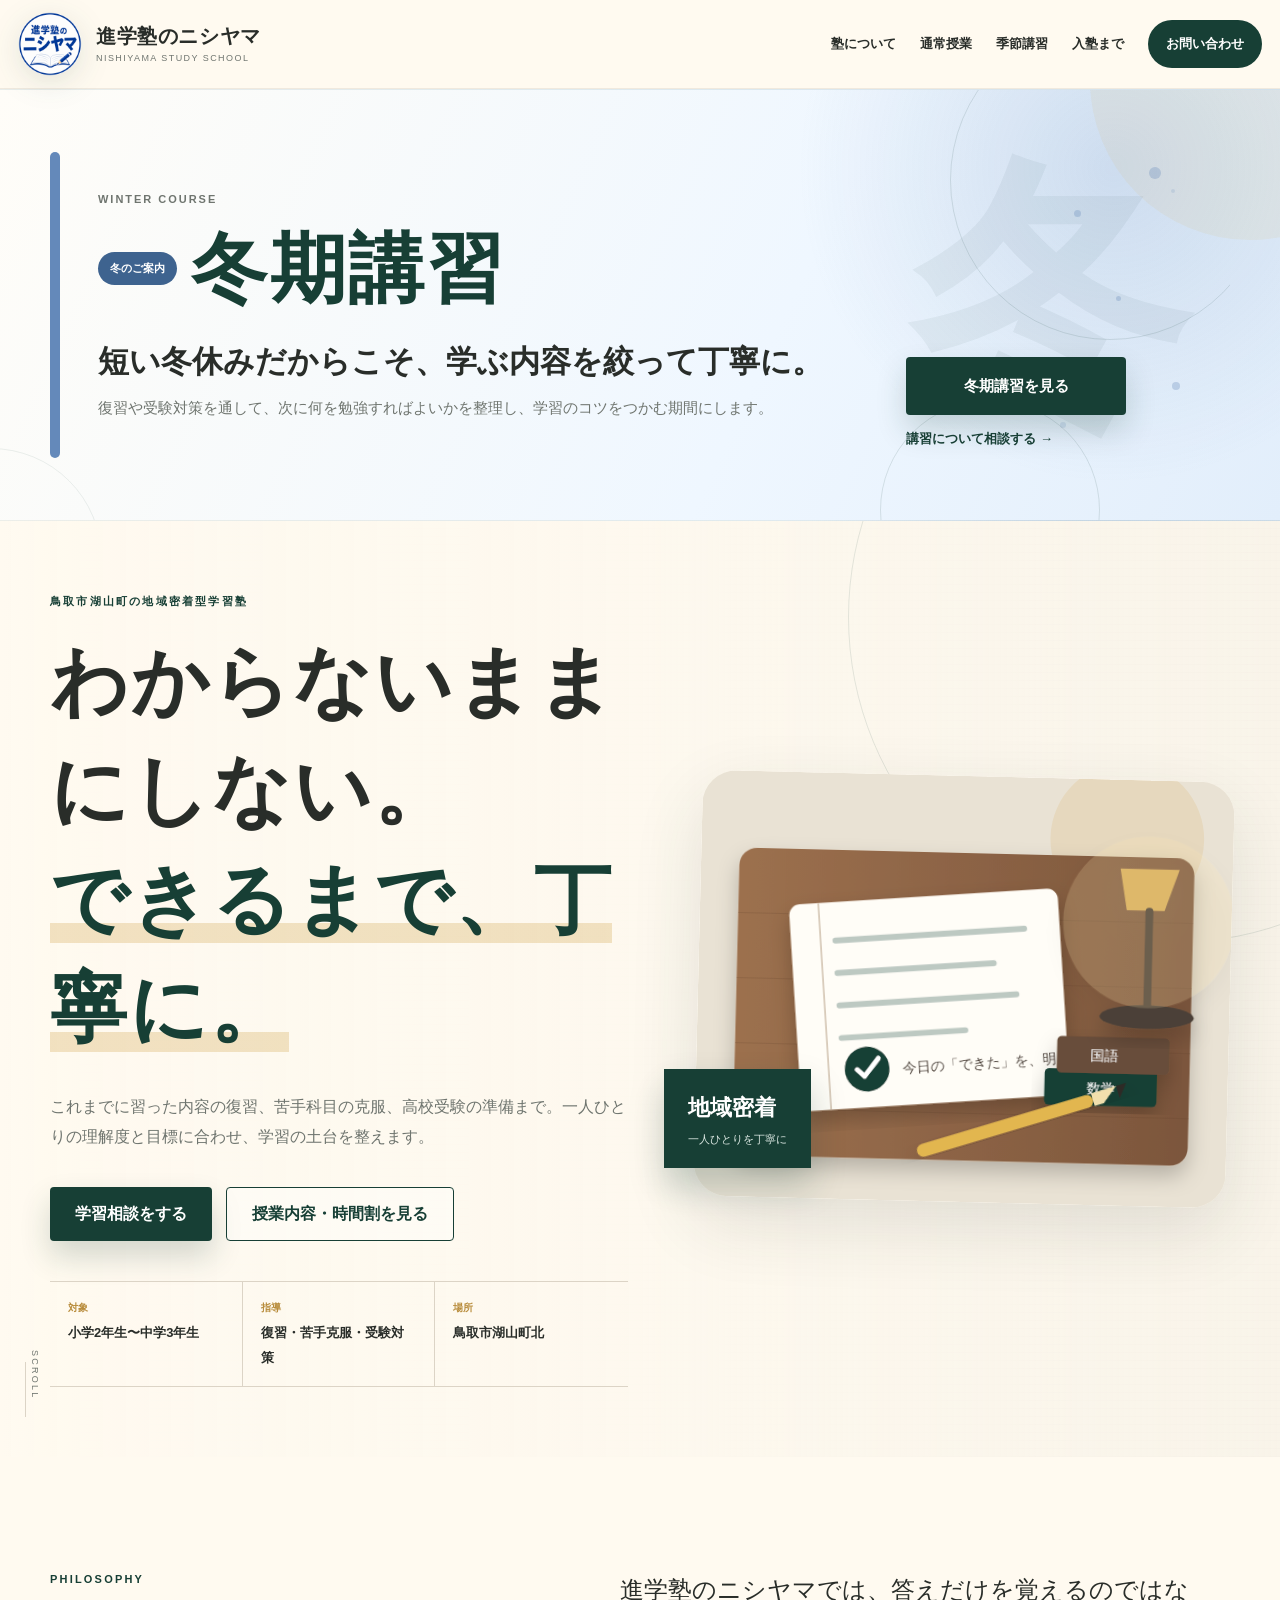
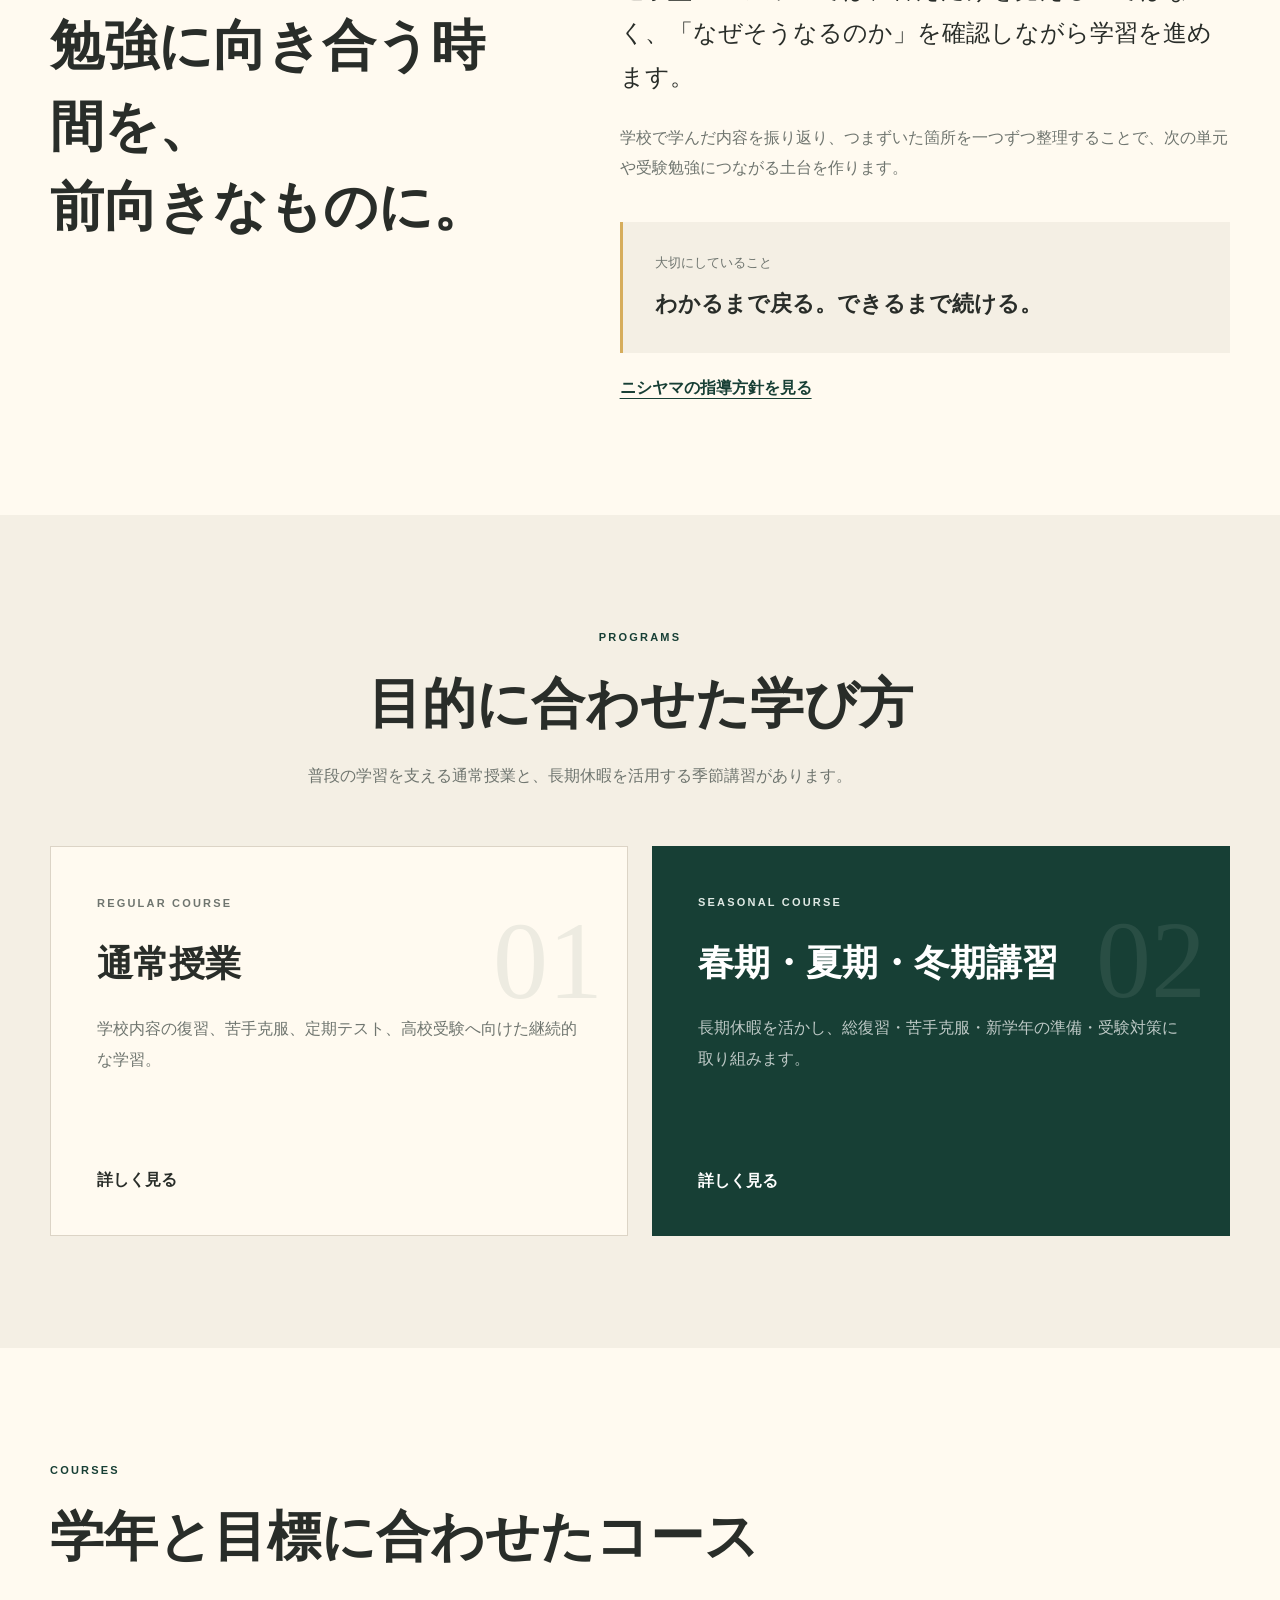
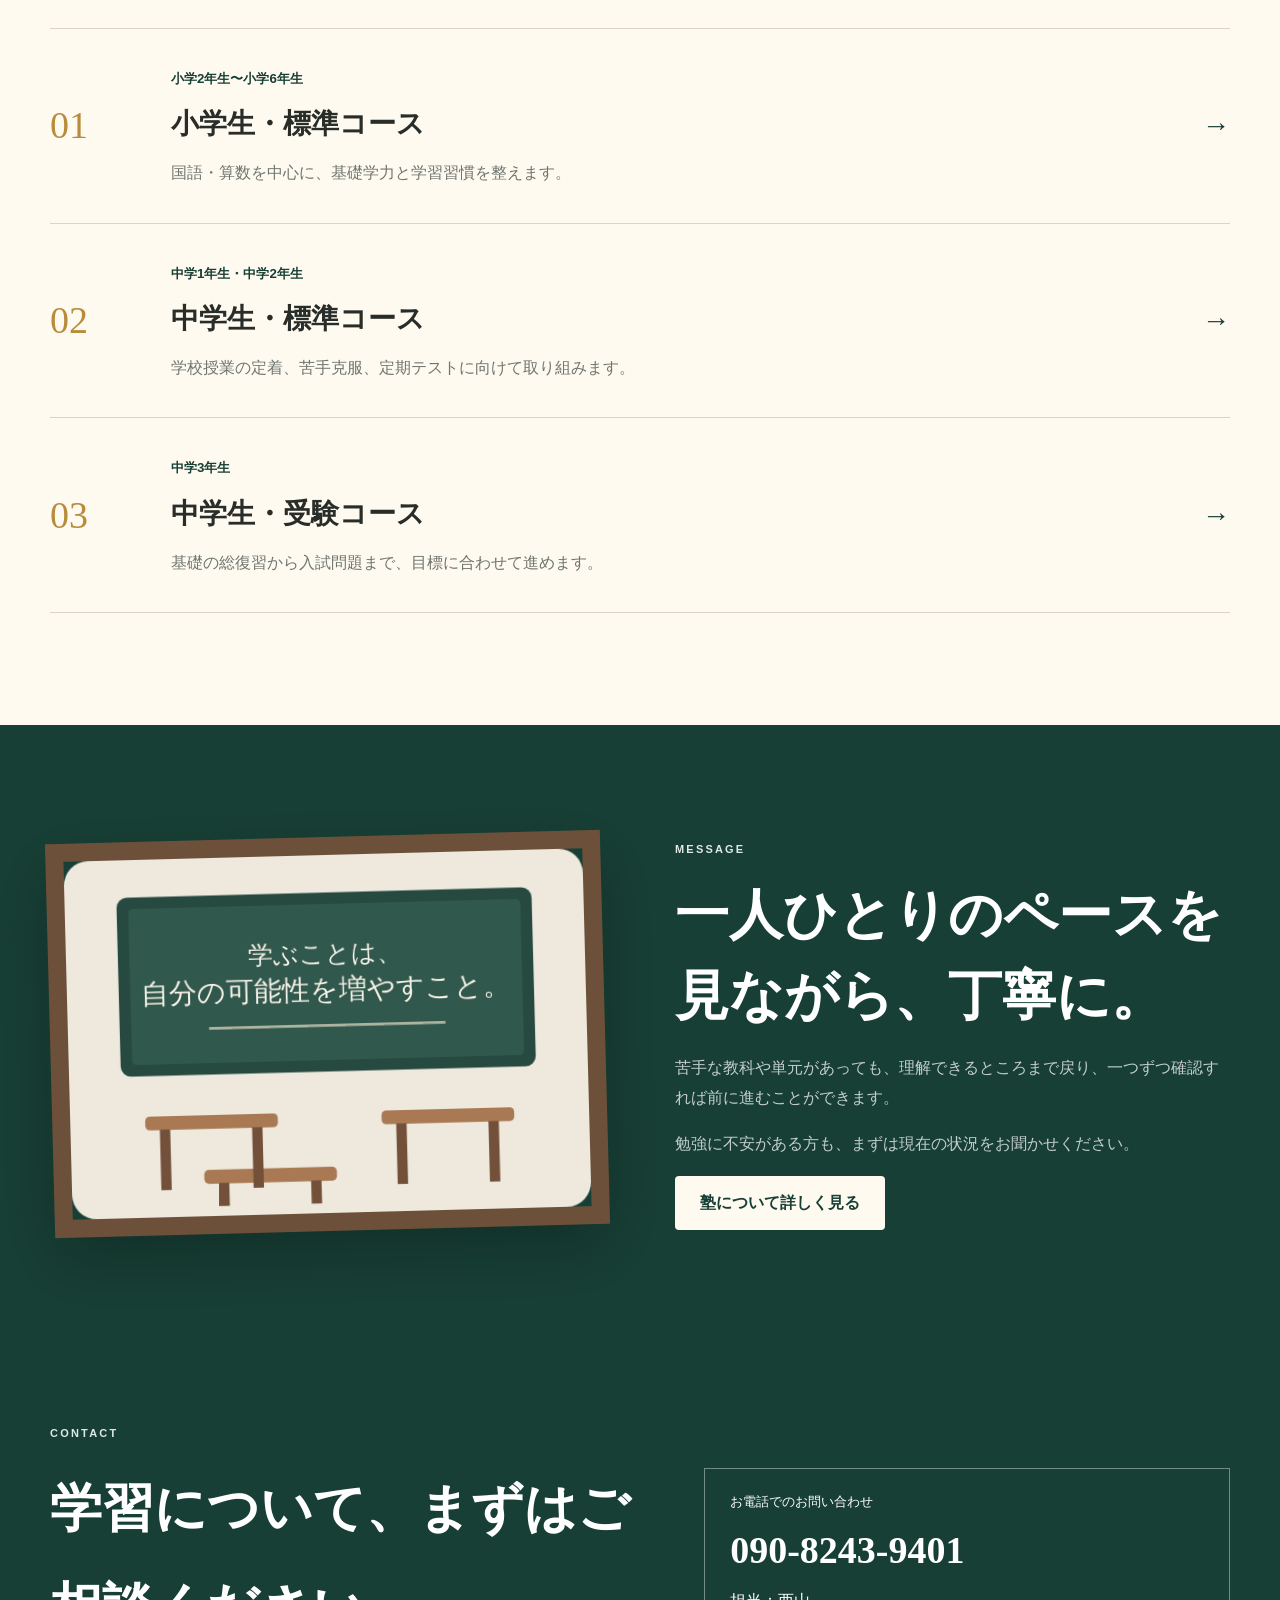
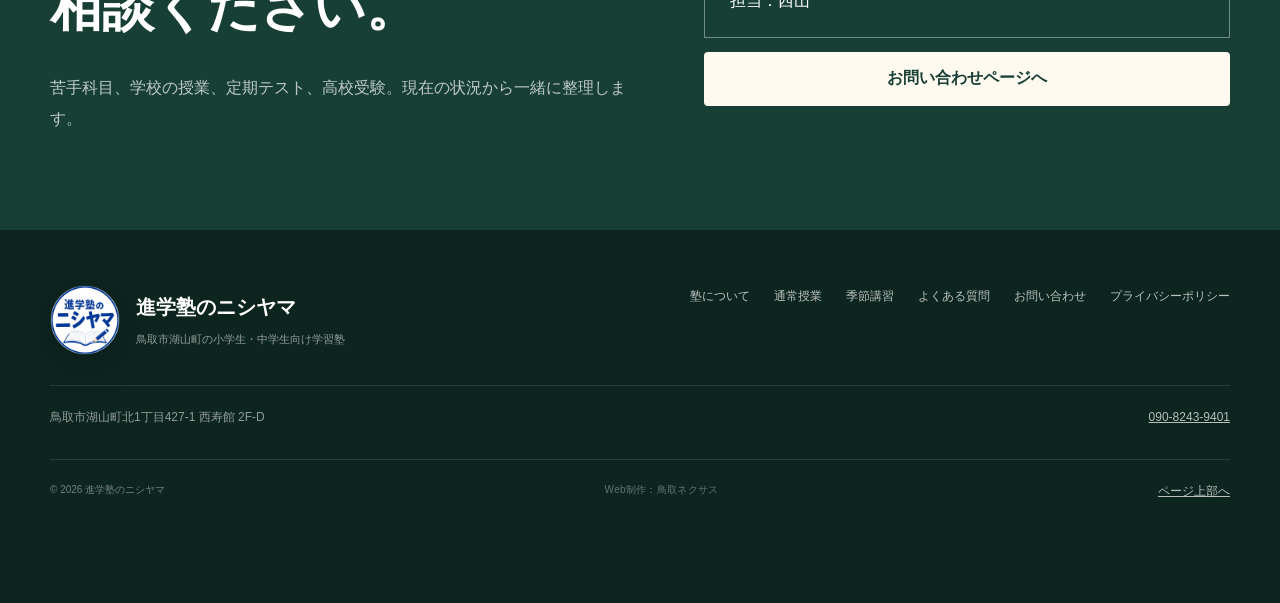
<file: index.html>
<!doctype html>
    <html lang="ja">
    <head>
      <meta charset="utf-8">
      <meta name="viewport" content="width=device-width, initial-scale=1">
      <meta name="description" content="鳥取市湖山町の小学生・中学生向け学習塾。学校の復習、苦手克服、定期テスト、高校受験対策を丁寧にサポートします。">
      <meta name="theme-color" content="#173f35">
      <meta property="og:type" content="website">
      <meta property="og:title" content="進学塾のニシヤマ｜鳥取市湖山町の小学生・中学生向け学習塾">
      <meta property="og:description" content="鳥取市湖山町の小学生・中学生向け学習塾。学校の復習、苦手克服、定期テスト、高校受験対策を丁寧にサポートします。">
      <meta property="og:image" content="assets/img/ogp.svg">
      <meta property="og:locale" content="ja_JP">
      <title>進学塾のニシヤマ｜鳥取市湖山町の小学生・中学生向け学習塾</title>
      <link rel="icon" href="assets/img/favicon.png" type="image/png">
      <link rel="apple-touch-icon" href="assets/img/apple-touch-icon.png">
      <link rel="stylesheet" href="assets/css/style.css?v=20260825-9">

      <script type="application/ld+json">{"@context": "https://schema.org", "@type": "EducationalOrganization", "name": "進学塾のニシヤマ", "telephone": "+81-90-8243-9401", "address": {"@type": "PostalAddress", "addressLocality": "鳥取市", "streetAddress": "湖山町北1丁目427-1 西寿館 2F-D", "addressCountry": "JP"}, "areaServed": "鳥取県鳥取市", "description": "鳥取市湖山町の小学生・中学生向け地域密着型学習塾"}</script>
      <script src="assets/js/script.js" defer></script>
    </head>
    <body class="" data-page="home">
      <a class="skip-link" href="#main">本文へ移動</a>
      <div class="site-loader" aria-hidden="true"><span>西</span></div>

      <header class="site-header">
        <div class="header-shell">
          <a class="brand" href="index.html" aria-label="進学塾のニシヤマ ホーム">
            <img class="brand-logo" src="assets/img/nishiyama-logo.png" alt="" width="64" height="64">
            <span class="brand-copy">
              <strong>進学塾のニシヤマ</strong>
              <small>NISHIYAMA STUDY SCHOOL</small>
            </span>
          </a>

          <button class="menu-toggle" type="button" aria-expanded="false" aria-controls="global-nav">
            <span></span><span></span><span></span>
            <span class="sr-only">メニューを開く</span>
          </button>

          <nav class="global-nav" id="global-nav" aria-label="メインメニュー">
            <a href="about.html">塾について</a>
<a href="regular.html">通常授業</a>
<a href="seasonal.html">季節講習</a>
<a href="flow.html">入塾まで</a>
            <a class="nav-contact" href="contact.html">お問い合わせ</a>
          </nav>
        </div>
      </header>

      <main id="main">
        <section class="seasonal-focus" data-seasonal-focus aria-labelledby="seasonal-focus-title">
  <div class="shell seasonal-focus-shell">
    <div class="seasonal-focus-accent" aria-hidden="true"></div>
    <div class="seasonal-focus-visual" aria-hidden="true">
      <span class="seasonal-orbit orbit-one"></span>
      <span class="seasonal-orbit orbit-two"></span>
      <span class="seasonal-mark mark-main">季</span>
      <span class="seasonal-particle particle-1"></span>
      <span class="seasonal-particle particle-2"></span>
      <span class="seasonal-particle particle-3"></span>
      <span class="seasonal-particle particle-4"></span>
      <span class="seasonal-particle particle-5"></span>
    </div>
    <div class="seasonal-focus-copy">
      <p class="seasonal-focus-kicker" data-seasonal-kicker>SEASONAL COURSE</p>
      <div class="seasonal-focus-title-row">
        <span class="seasonal-focus-badge" data-seasonal-badge>季節講習</span>
        <h2 id="seasonal-focus-title" data-seasonal-title>季節講習のご案内</h2>
      </div>
      <p class="seasonal-focus-message" data-seasonal-message>
        春期・夏期・冬期それぞれの時期に合わせて、復習・予習・苦手克服・受験対策に取り組みます。
      </p>
      <p class="seasonal-focus-sub" data-seasonal-sub>
        生徒さん一人ひとりの状況に合わせ、その時期だからこそできる学習を大切にしています。
      </p>
    </div>
    <div class="seasonal-focus-actions">
      <a class="button button-primary" data-seasonal-link href="seasonal.html">季節講習を見る</a>
      <a class="seasonal-focus-contact" href="contact.html">講習について相談する →</a>
    </div>
  </div>
</section>

<section class="hero-home">
  <div class="shell hero-grid">
    <div class="hero-copy">
      <p class="overline hero-reveal">鳥取市湖山町の地域密着型学習塾</p>
      <h1 class="hero-reveal">わからないままにしない。<br><em>できるまで、丁寧に。</em></h1>
      <p class="hero-lead hero-reveal">これまでに習った内容の復習、苦手科目の克服、高校受験の準備まで。一人ひとりの理解度と目標に合わせ、学習の土台を整えます。</p>
      <div class="hero-actions hero-reveal">
        <a class="button button-primary" href="contact.html">学習相談をする</a>
        <a class="button button-ghost" href="regular.html#timetable">授業内容・時間割を見る</a>
      </div>
      <dl class="hero-facts hero-reveal">
        <div><dt>対象</dt><dd>小学2年生〜中学3年生</dd></div>
        <div><dt>指導</dt><dd>復習・苦手克服・受験対策</dd></div>
        <div><dt>場所</dt><dd>鳥取市湖山町北</dd></div>
      </dl>
    </div>
    <div class="hero-media hero-reveal">
      <img src="assets/img/hero-study.svg" alt="机の上にノート、教科書、鉛筆が並ぶ学習風景のイラスト">
      <div class="hero-badge"><strong>地域密着</strong><span>一人ひとりを丁寧に</span></div>
    </div>
  </div>
  <div class="hero-scroll">SCROLL</div>
</section>





<section class="section">
  <div class="shell split-layout">
    <div class="section-heading sticky-heading reveal">
      <p class="overline">PHILOSOPHY</p>
      <h2>勉強に向き合う時間を、<br>前向きなものに。</h2>
    </div>
    <div class="prose reveal">
      <p class="lead-paragraph">進学塾のニシヤマでは、答えだけを覚えるのではなく、「なぜそうなるのか」を確認しながら学習を進めます。</p>
      <p>学校で学んだ内容を振り返り、つまずいた箇所を一つずつ整理することで、次の単元や受験勉強につながる土台を作ります。</p>
      <blockquote><small>大切にしていること</small><strong>わかるまで戻る。できるまで続ける。</strong></blockquote>
      <a class="text-link" href="about.html">ニシヤマの指導方針を見る</a>
    </div>
  </div>
</section>

<section class="section section-tint">
  <div class="shell">
    <div class="section-heading centered reveal">
      <p class="overline">PROGRAMS</p>
      <h2>目的に合わせた学び方</h2>
      <p>普段の学習を支える通常授業と、長期休暇を活用する季節講習があります。</p>
    </div>
    <div class="program-editorial">
      <a class="program-panel regular-panel reveal" href="regular.html">
        <span class="program-index">01</span>
        <p class="overline">REGULAR COURSE</p>
        <h3>通常授業</h3>
        <p>学校内容の復習、苦手克服、定期テスト、高校受験へ向けた継続的な学習。</p>
        <strong>詳しく見る</strong>
      </a>
      <a class="program-panel seasonal-panel reveal" href="seasonal.html">
        <span class="program-index">02</span>
        <p class="overline light">SEASONAL COURSE</p>
        <h3>春期・夏期・冬期講習</h3>
        <p>長期休暇を活かし、総復習・苦手克服・新学年の準備・受験対策に取り組みます。</p>
        <strong>詳しく見る</strong>
      </a>
    </div>
  </div>
</section>

<section class="section">
  <div class="shell">
    <div class="section-heading reveal">
      <p class="overline">COURSES</p>
      <h2>学年と目標に合わせたコース</h2>
    </div>
    <div class="course-lines">
      <a class="course-line reveal" href="elementary.html">
        <span class="course-number">01</span>
        <div><small>小学2年生〜小学6年生</small><h3>小学生・標準コース</h3><p>国語・算数を中心に、基礎学力と学習習慣を整えます。</p></div>
        <span class="course-arrow">→</span>
      </a>
      <a class="course-line reveal" href="junior.html">
        <span class="course-number">02</span>
        <div><small>中学1年生・中学2年生</small><h3>中学生・標準コース</h3><p>学校授業の定着、苦手克服、定期テストに向けて取り組みます。</p></div>
        <span class="course-arrow">→</span>
      </a>
      <a class="course-line reveal" href="exam.html">
        <span class="course-number">03</span>
        <div><small>中学3年生</small><h3>中学生・受験コース</h3><p>基礎の総復習から入試問題まで、目標に合わせて進めます。</p></div>
        <span class="course-arrow">→</span>
      </a>
    </div>
  </div>
</section>

<section class="section section-forest">
  <div class="shell message-grid">
    <div class="message-image reveal"><img src="assets/img/classroom.svg" alt="黒板と机が並ぶ教室のイラスト"></div>
    <div class="message-copy reveal">
      <p class="overline light">MESSAGE</p>
      <h2>一人ひとりのペースを見ながら、丁寧に。</h2>
      <p>苦手な教科や単元があっても、理解できるところまで戻り、一つずつ確認すれば前に進むことができます。</p>
      <p>勉強に不安がある方も、まずは現在の状況をお聞かせください。</p>
      <a class="button button-paper" href="about.html">塾について詳しく見る</a>
    </div>
  </div>
</section>

      </main>

      <section class="site-cta">
        <div class="shell site-cta-inner reveal">
          <div>
            <p class="overline light">CONTACT</p>
            <h2>学習について、まずはご相談ください。</h2>
            <p>苦手科目、学校の授業、定期テスト、高校受験。現在の状況から一緒に整理します。</p>
          </div>
          <div class="site-cta-actions">
            <a class="phone-cta" href="tel:09082439401">
              <small>お電話でのお問い合わせ</small>
              <strong>090-8243-9401</strong>
              <span>担当：西山</span>
            </a>
            <a class="button button-paper" href="contact.html">お問い合わせページへ</a>
          </div>
        </div>
      </section>

      <footer class="site-footer">
        <div class="shell footer-main">
          <div class="footer-brand">
            <img class="brand-logo" src="assets/img/nishiyama-logo.png" alt="" width="64" height="64">
            <div>
              <strong>進学塾のニシヤマ</strong>
              <p>鳥取市湖山町の小学生・中学生向け学習塾</p>
            </div>
          </div>

      <nav class="footer-nav" aria-label="フッターメニュー">
        <a href="about.html">塾について</a>
        <a href="regular.html">通常授業</a>
        <a href="seasonal.html">季節講習</a>
        <a href="faq.html">よくある質問</a>
        <a href="contact.html">お問い合わせ</a>
        <a href="privacy.html">プライバシーポリシー</a>
      </nav>

        </div>
        <div class="shell footer-info">
          <address>鳥取市湖山町北1丁目427-1 西寿館 2F-D</address>
          <a href="tel:09082439401">090-8243-9401</a>
        </div>
        <div class="shell footer-bottom">
          <small>&copy; <span data-current-year></span> 進学塾のニシヤマ</small>
          <a class="site-credit" href="https://tottorinexus.jp/" target="_blank" rel="noopener noreferrer">Web制作：鳥取ネクサス</a>
          <a href="#main">ページ上部へ</a>
        </div>
      </footer>

      <div class="mobile-bar">
        <a href="tel:09082439401"><span>電話相談</span><strong>090-8243-9401</strong></a>
        <a href="contact.html">お問い合わせ</a>
      </div>
    </body>
    </html>
</file>
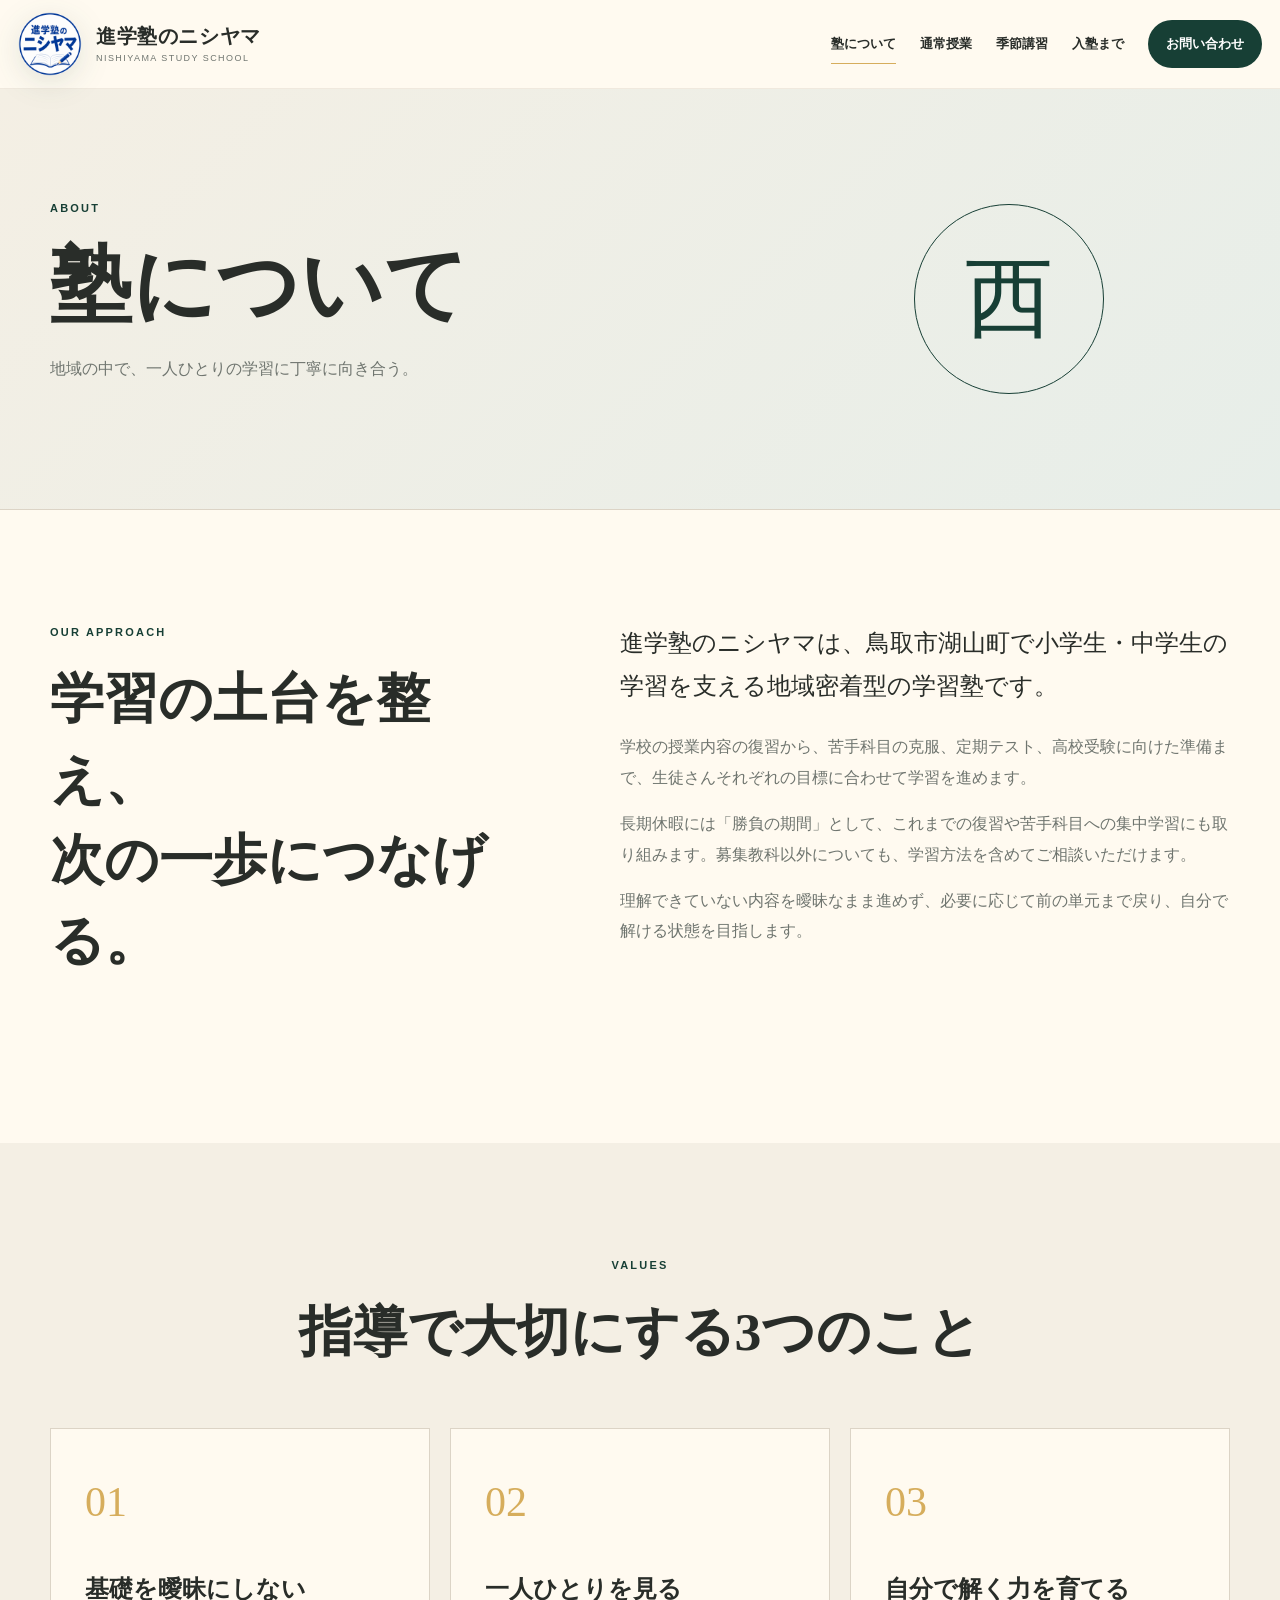
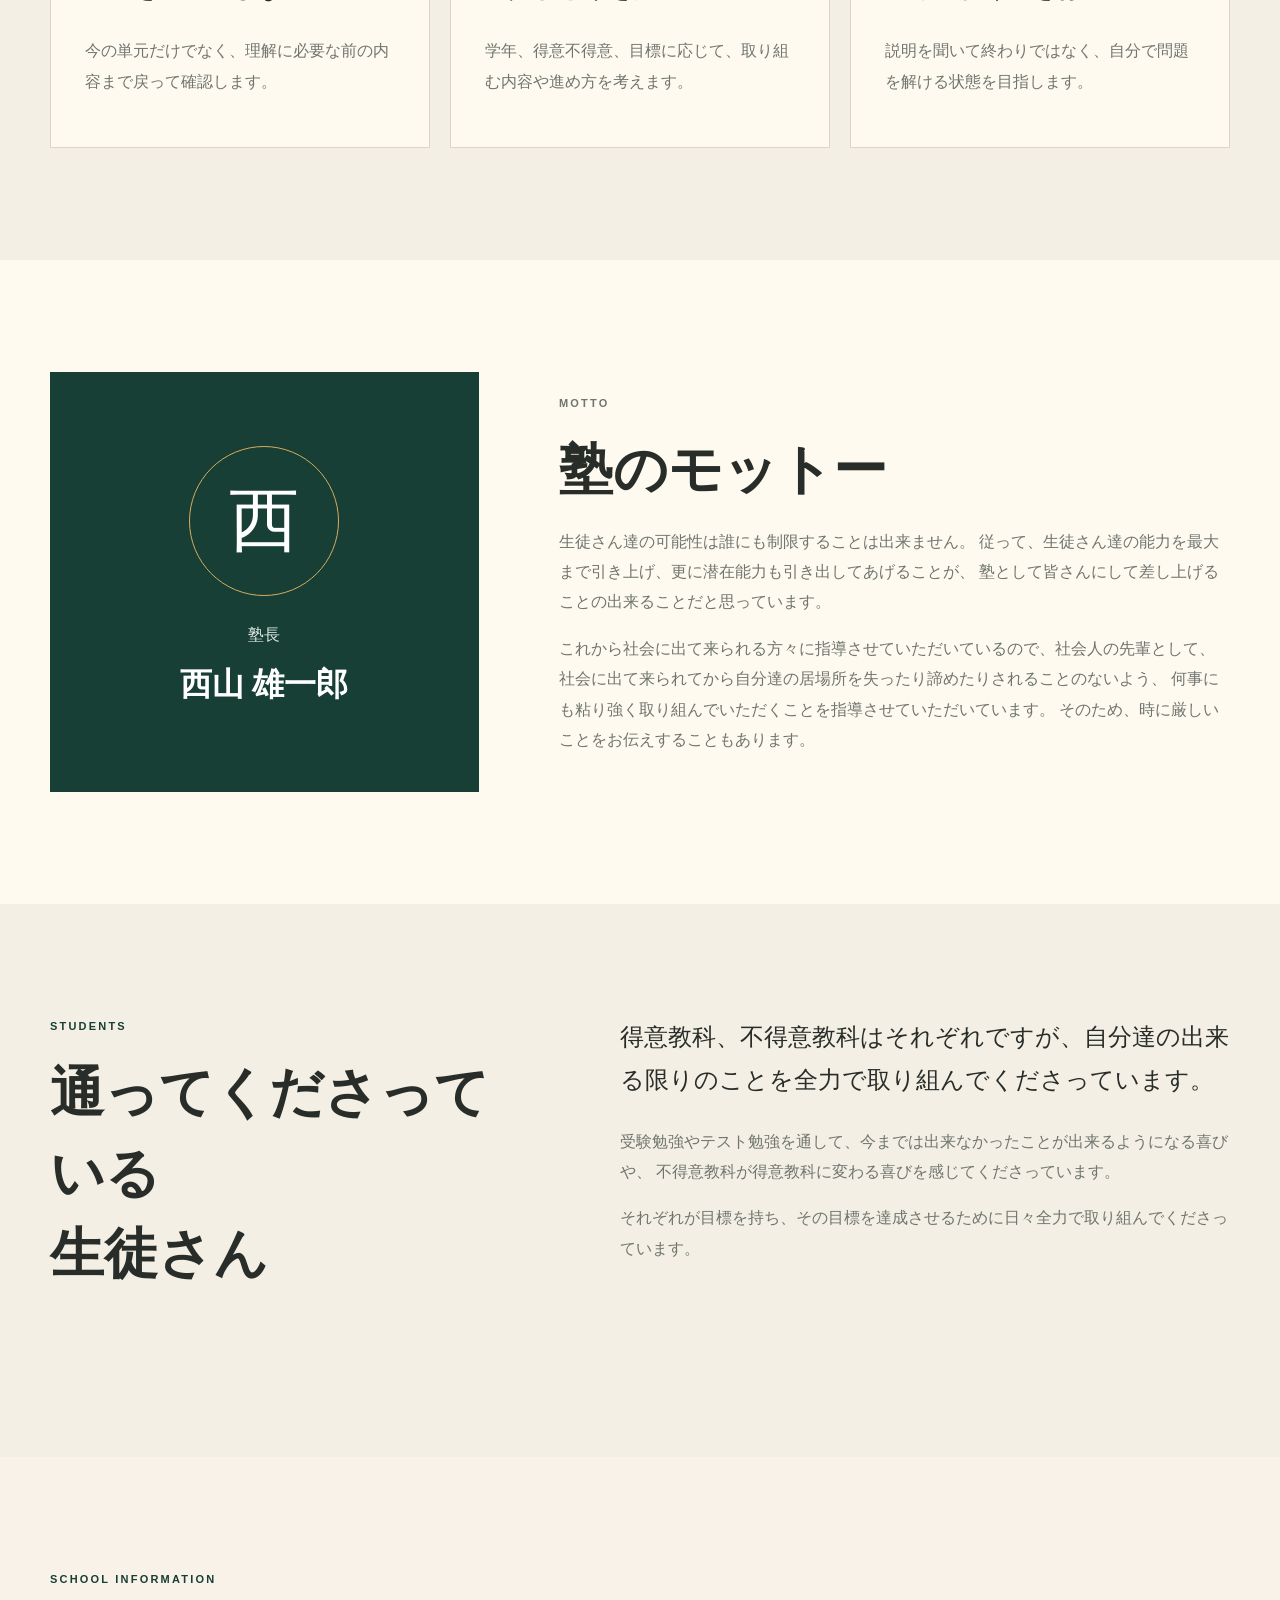
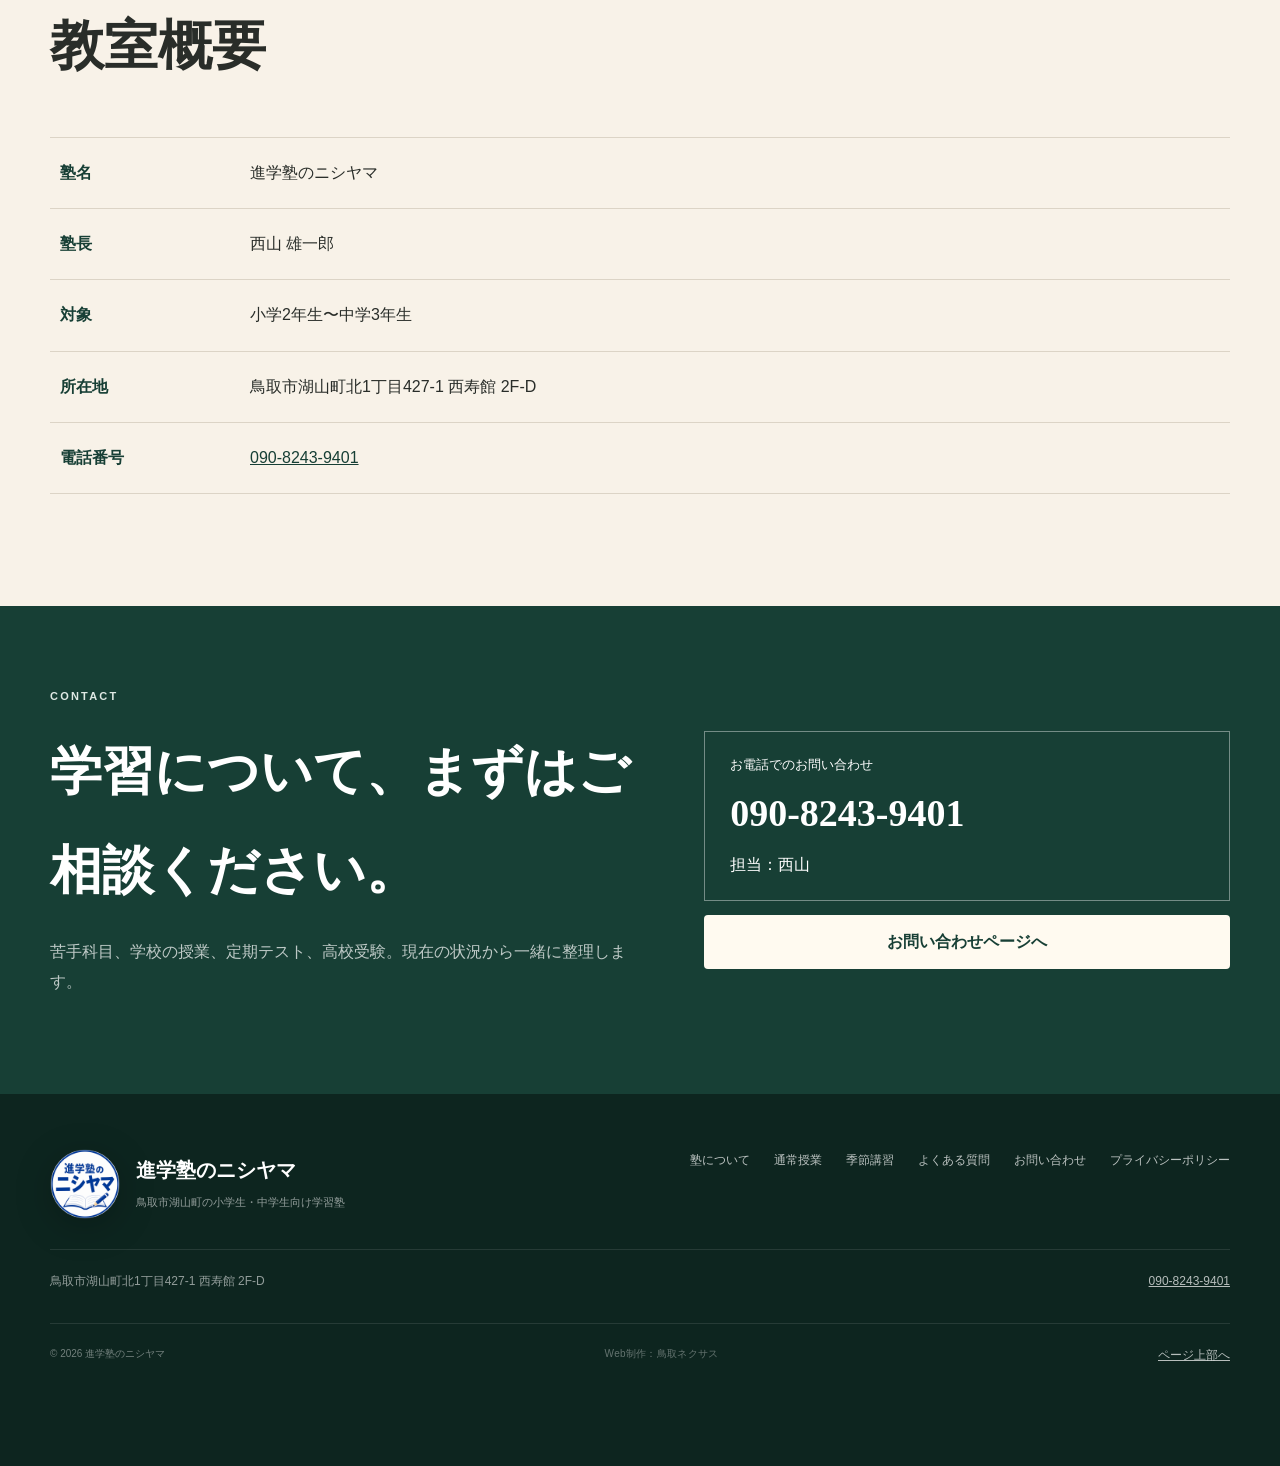
<file: about.html>
<!doctype html>
    <html lang="ja">
    <head>
      <meta charset="utf-8">
      <meta name="viewport" content="width=device-width, initial-scale=1">
      <meta name="description" content="進学塾のニシヤマの指導方針、塾長メッセージ、教室概要をご案内します。">
      <meta name="theme-color" content="#173f35">
      <meta property="og:type" content="website">
      <meta property="og:title" content="塾について｜進学塾のニシヤマ">
      <meta property="og:description" content="進学塾のニシヤマの指導方針、塾長メッセージ、教室概要をご案内します。">
      <meta property="og:image" content="assets/img/ogp.svg">
      <meta property="og:locale" content="ja_JP">
      <title>塾について｜進学塾のニシヤマ</title>
      <link rel="icon" href="assets/img/favicon.png" type="image/png">
      <link rel="apple-touch-icon" href="assets/img/apple-touch-icon.png">
      <link rel="stylesheet" href="assets/css/style.css?v=20260825-9">

      <script type="application/ld+json">{"@context": "https://schema.org", "@type": "EducationalOrganization", "name": "進学塾のニシヤマ", "telephone": "+81-90-8243-9401", "address": {"@type": "PostalAddress", "addressLocality": "鳥取市", "streetAddress": "湖山町北1丁目427-1 西寿館 2F-D", "addressCountry": "JP"}, "areaServed": "鳥取県鳥取市", "description": "鳥取市湖山町の小学生・中学生向け地域密着型学習塾"}</script>
      <script src="assets/js/script.js" defer></script>
    </head>
    <body class="" data-page="about">
      <a class="skip-link" href="#main">本文へ移動</a>
      <div class="site-loader" aria-hidden="true"><span>西</span></div>

      <header class="site-header">
        <div class="header-shell">
          <a class="brand" href="index.html" aria-label="進学塾のニシヤマ ホーム">
            <img class="brand-logo" src="assets/img/nishiyama-logo.png" alt="" width="64" height="64">
            <span class="brand-copy">
              <strong>進学塾のニシヤマ</strong>
              <small>NISHIYAMA STUDY SCHOOL</small>
            </span>
          </a>

          <button class="menu-toggle" type="button" aria-expanded="false" aria-controls="global-nav">
            <span></span><span></span><span></span>
            <span class="sr-only">メニューを開く</span>
          </button>

          <nav class="global-nav" id="global-nav" aria-label="メインメニュー">
            <a href="about.html" class="is-current">塾について</a>
<a href="regular.html">通常授業</a>
<a href="seasonal.html">季節講習</a>
<a href="flow.html">入塾まで</a>
            <a class="nav-contact" href="contact.html">お問い合わせ</a>
          </nav>
        </div>
      </header>

      <main id="main">
        <section class="page-hero">
  <div class="shell page-hero-grid">
    <div><p class="overline">ABOUT</p><h1>塾について</h1><p>地域の中で、一人ひとりの学習に丁寧に向き合う。</p></div>
    <div class="page-hero-mark">西</div>
  </div>
</section>
<section class="section">
  <div class="shell split-layout">
    <div class="section-heading sticky-heading reveal"><p class="overline">OUR APPROACH</p><h2>学習の土台を整え、<br>次の一歩につなげる。</h2></div>
    <div class="prose reveal">
      <p class="lead-paragraph">進学塾のニシヤマは、鳥取市湖山町で小学生・中学生の学習を支える地域密着型の学習塾です。</p>
      <p>学校の授業内容の復習から、苦手科目の克服、定期テスト、高校受験に向けた準備まで、生徒さんそれぞれの目標に合わせて学習を進めます。</p><p>長期休暇には「勝負の期間」として、これまでの復習や苦手科目への集中学習にも取り組みます。募集教科以外についても、学習方法を含めてご相談いただけます。</p>
      <p>理解できていない内容を曖昧なまま進めず、必要に応じて前の単元まで戻り、自分で解ける状態を目指します。</p>
    </div>
  </div>
</section>
<section class="section section-tint">
  <div class="shell">
    <div class="section-heading centered reveal"><p class="overline">VALUES</p><h2>指導で大切にする3つのこと</h2></div>
    <div class="value-grid">
      <article class="value-card reveal"><span>01</span><h3>基礎を曖昧にしない</h3><p>今の単元だけでなく、理解に必要な前の内容まで戻って確認します。</p></article>
      <article class="value-card reveal"><span>02</span><h3>一人ひとりを見る</h3><p>学年、得意不得意、目標に応じて、取り組む内容や進め方を考えます。</p></article>
      <article class="value-card reveal"><span>03</span><h3>自分で解く力を育てる</h3><p>説明を聞いて終わりではなく、自分で問題を解ける状態を目指します。</p></article>
    </div>
  </div>
</section>

<section class="section">
  <div class="shell profile-layout">
    <div class="profile-visual reveal">
      <span class="profile-emblem">西</span>
      <p>塾長</p>
      <h2>西山 雄一郎</h2>
    </div>
    <div class="profile-copy reveal">
      <p class="overline">MOTTO</p>
      <h2>塾のモットー</h2>
      <p>
        生徒さん達の可能性は誰にも制限することは出来ません。
        従って、生徒さん達の能力を最大まで引き上げ、更に潜在能力も引き出してあげることが、
        塾として皆さんにして差し上げることの出来ることだと思っています。
      </p>
      <p>
        これから社会に出て来られる方々に指導させていただいているので、社会人の先輩として、
        社会に出て来られてから自分達の居場所を失ったり諦めたりされることのないよう、
        何事にも粘り強く取り組んでいただくことを指導させていただいています。
        そのため、時に厳しいことをお伝えすることもあります。
      </p>
    </div>
  </div>
</section>

<section class="section section-tint">
  <div class="shell split-layout">
    <div class="section-heading sticky-heading reveal">
      <p class="overline">STUDENTS</p>
      <h2>通ってくださっている<br>生徒さん</h2>
    </div>
    <div class="prose reveal">
      <p class="lead-paragraph">
        得意教科、不得意教科はそれぞれですが、自分達の出来る限りのことを全力で取り組んでくださっています。
      </p>
      <p>
        受験勉強やテスト勉強を通して、今までは出来なかったことが出来るようになる喜びや、
        不得意教科が得意教科に変わる喜びを感じてくださっています。
      </p>
      <p>
        それぞれが目標を持ち、その目標を達成させるために日々全力で取り組んでくださっています。
      </p>
    </div>
  </div>
</section>

<section class="section section-paper">
  <div class="shell">
    <div class="section-heading reveal"><p class="overline">SCHOOL INFORMATION</p><h2>教室概要</h2></div>
    <dl class="info-table reveal">
      <div><dt>塾名</dt><dd>進学塾のニシヤマ</dd></div>
      <div><dt>塾長</dt><dd>西山 雄一郎</dd></div>
      <div><dt>対象</dt><dd>小学2年生〜中学3年生</dd></div>
      <div><dt>所在地</dt><dd>鳥取市湖山町北1丁目427-1 西寿館 2F-D</dd></div>
      <div><dt>電話番号</dt><dd><a href="tel:09082439401">090-8243-9401</a></dd></div>
    </dl>
  </div>
</section>

      </main>

      <section class="site-cta">
        <div class="shell site-cta-inner reveal">
          <div>
            <p class="overline light">CONTACT</p>
            <h2>学習について、まずはご相談ください。</h2>
            <p>苦手科目、学校の授業、定期テスト、高校受験。現在の状況から一緒に整理します。</p>
          </div>
          <div class="site-cta-actions">
            <a class="phone-cta" href="tel:09082439401">
              <small>お電話でのお問い合わせ</small>
              <strong>090-8243-9401</strong>
              <span>担当：西山</span>
            </a>
            <a class="button button-paper" href="contact.html">お問い合わせページへ</a>
          </div>
        </div>
      </section>

      <footer class="site-footer">
        <div class="shell footer-main">
          <div class="footer-brand">
            <img class="brand-logo" src="assets/img/nishiyama-logo.png" alt="" width="64" height="64">
            <div>
              <strong>進学塾のニシヤマ</strong>
              <p>鳥取市湖山町の小学生・中学生向け学習塾</p>
            </div>
          </div>

      <nav class="footer-nav" aria-label="フッターメニュー">
        <a href="about.html">塾について</a>
        <a href="regular.html">通常授業</a>
        <a href="seasonal.html">季節講習</a>
        <a href="faq.html">よくある質問</a>
        <a href="contact.html">お問い合わせ</a>
        <a href="privacy.html">プライバシーポリシー</a>
      </nav>

        </div>
        <div class="shell footer-info">
          <address>鳥取市湖山町北1丁目427-1 西寿館 2F-D</address>
          <a href="tel:09082439401">090-8243-9401</a>
        </div>
        <div class="shell footer-bottom">
          <small>&copy; <span data-current-year></span> 進学塾のニシヤマ</small>
          <a class="site-credit" href="https://tottorinexus.jp/" target="_blank" rel="noopener noreferrer">Web制作：鳥取ネクサス</a>
          <a href="#main">ページ上部へ</a>
        </div>
      </footer>

      <div class="mobile-bar">
        <a href="tel:09082439401"><span>電話相談</span><strong>090-8243-9401</strong></a>
        <a href="contact.html">お問い合わせ</a>
      </div>
    </body>
    </html>
</file>
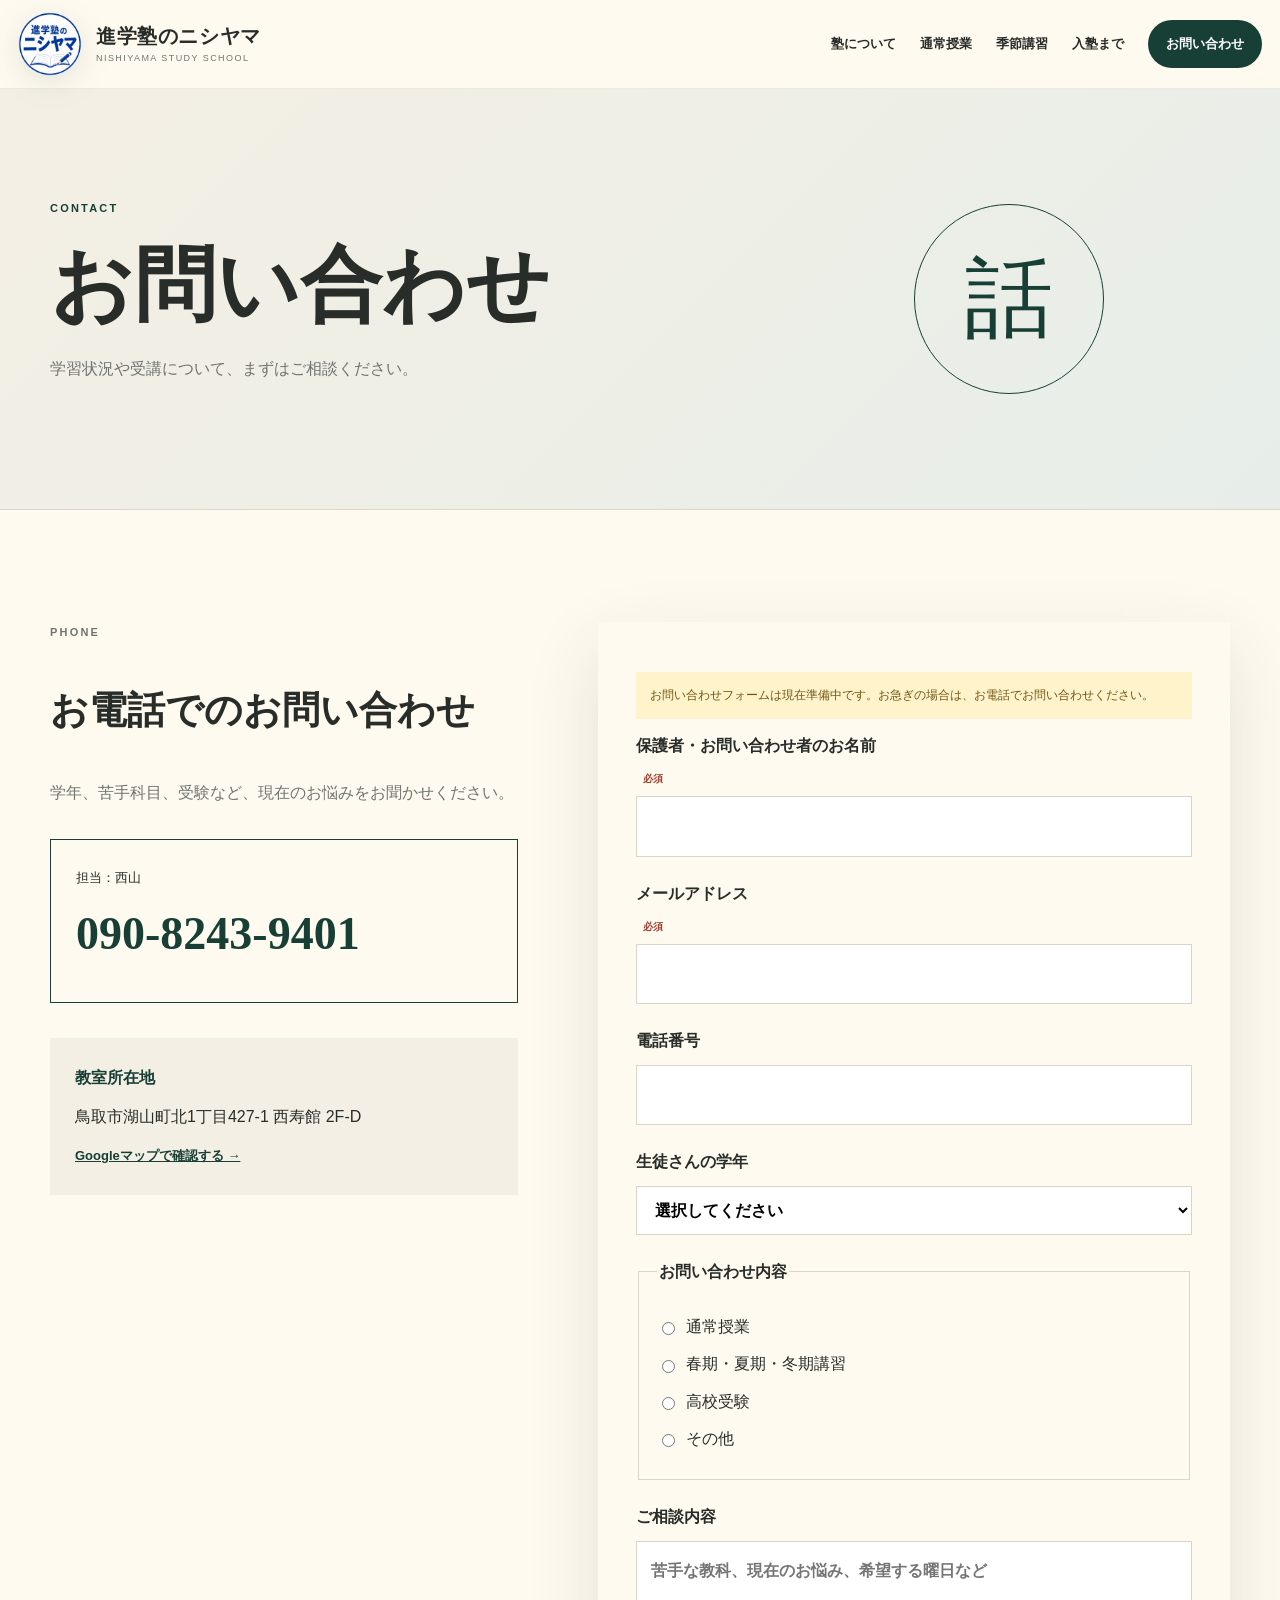
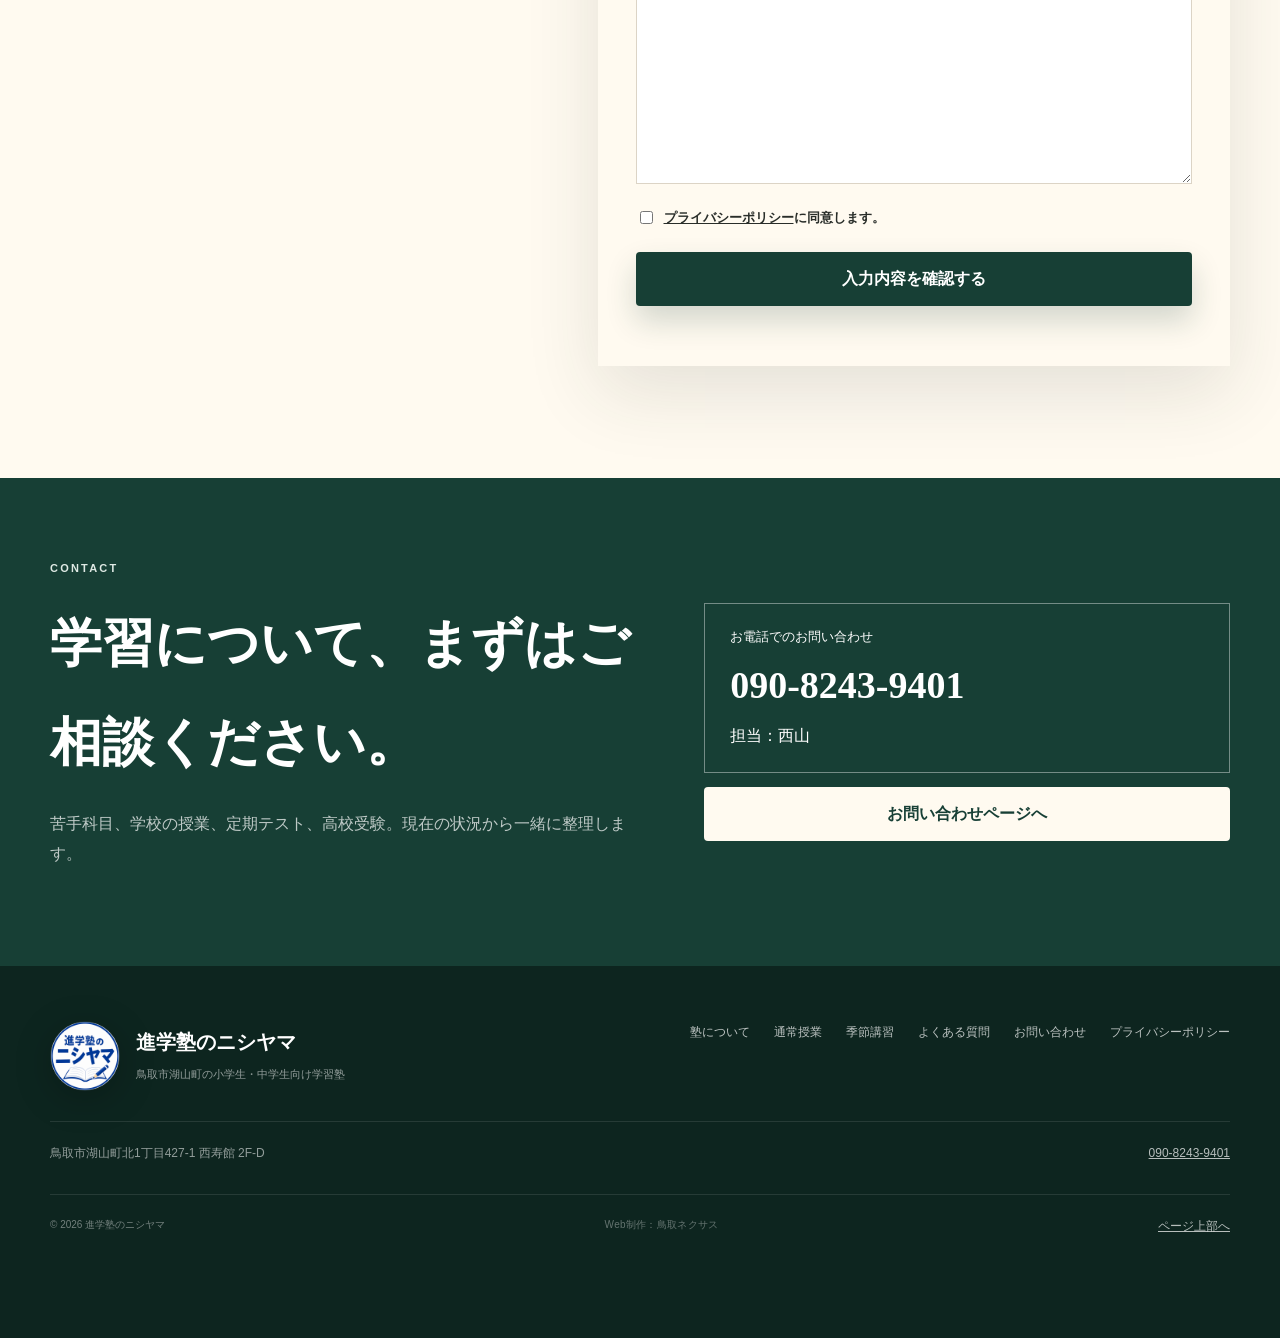
<file: contact.html>
<!doctype html>
    <html lang="ja">
    <head>
      <meta charset="utf-8">
      <meta name="viewport" content="width=device-width, initial-scale=1">
      <meta name="description" content="通常授業、季節講習、高校受験、苦手科目など、学習についてお問い合わせいただけます。">
      <meta name="theme-color" content="#173f35">
      <meta property="og:type" content="website">
      <meta property="og:title" content="お問い合わせ｜進学塾のニシヤマ">
      <meta property="og:description" content="通常授業、季節講習、高校受験、苦手科目など、学習についてお問い合わせいただけます。">
      <meta property="og:image" content="assets/img/ogp.svg">
      <meta property="og:locale" content="ja_JP">
      <title>お問い合わせ｜進学塾のニシヤマ</title>
      <link rel="icon" href="assets/img/favicon.png" type="image/png">
      <link rel="apple-touch-icon" href="assets/img/apple-touch-icon.png">
      <link rel="stylesheet" href="assets/css/style.css?v=20260825-9">

      <script type="application/ld+json">{"@context": "https://schema.org", "@type": "EducationalOrganization", "name": "進学塾のニシヤマ", "telephone": "+81-90-8243-9401", "address": {"@type": "PostalAddress", "addressLocality": "鳥取市", "streetAddress": "湖山町北1丁目427-1 西寿館 2F-D", "addressCountry": "JP"}, "areaServed": "鳥取県鳥取市", "description": "鳥取市湖山町の小学生・中学生向け地域密着型学習塾"}</script>
      <script src="assets/js/script.js" defer></script>
    </head>
    <body class="" data-page="contact">
      <a class="skip-link" href="#main">本文へ移動</a>
      <div class="site-loader" aria-hidden="true"><span>西</span></div>

      <header class="site-header">
        <div class="header-shell">
          <a class="brand" href="index.html" aria-label="進学塾のニシヤマ ホーム">
            <img class="brand-logo" src="assets/img/nishiyama-logo.png" alt="" width="64" height="64">
            <span class="brand-copy">
              <strong>進学塾のニシヤマ</strong>
              <small>NISHIYAMA STUDY SCHOOL</small>
            </span>
          </a>

          <button class="menu-toggle" type="button" aria-expanded="false" aria-controls="global-nav">
            <span></span><span></span><span></span>
            <span class="sr-only">メニューを開く</span>
          </button>

          <nav class="global-nav" id="global-nav" aria-label="メインメニュー">
            <a href="about.html">塾について</a>
<a href="regular.html">通常授業</a>
<a href="seasonal.html">季節講習</a>
<a href="flow.html">入塾まで</a>
            <a class="nav-contact" href="contact.html">お問い合わせ</a>
          </nav>
        </div>
      </header>

      <main id="main">
        <section class="page-hero"><div class="shell page-hero-grid"><div><p class="overline">CONTACT</p><h1>お問い合わせ</h1><p>学習状況や受講について、まずはご相談ください。</p></div><div class="page-hero-mark">話</div></div></section>
<section class="section"><div class="shell contact-page-grid">
  <div class="contact-info reveal"><p class="overline">PHONE</p><h2>お電話でのお問い合わせ</h2><p>学年、苦手科目、受験など、現在のお悩みをお聞かせください。</p><a class="large-phone" href="tel:09082439401"><small>担当：西山</small><strong>090-8243-9401</strong></a><div class="contact-address"><span>教室所在地</span><p>鳥取市湖山町北1丁目427-1 西寿館 2F-D</p><a href="https://www.google.com/maps/search/?api=1&query=鳥取市湖山町北1丁目427-1" target="_blank" rel="noopener">Googleマップで確認する →</a></div></div>
  <div class="form-panel reveal">
    <p class="form-notice">お問い合わせフォームは現在準備中です。お急ぎの場合は、お電話でお問い合わせください。</p>
    <form id="contact-form" data-endpoint="">
      <label>保護者・お問い合わせ者のお名前<span>必須</span><input name="name" required autocomplete="name"></label>
      <label>メールアドレス<span>必須</span><input type="email" name="email" required autocomplete="email"></label>
      <label>電話番号<input type="tel" name="phone" autocomplete="tel"></label>
      <label>生徒さんの学年<select name="grade"><option>選択してください</option><option>小学2年生</option><option>小学3年生</option><option>小学4年生</option><option>小学5年生</option><option>小学6年生</option><option>中学1年生</option><option>中学2年生</option><option>中学3年生</option></select></label>
      <fieldset><legend>お問い合わせ内容</legend><label class="radio"><input type="radio" name="type" value="通常授業">通常授業</label><label class="radio"><input type="radio" name="type" value="季節講習">春期・夏期・冬期講習</label><label class="radio"><input type="radio" name="type" value="高校受験">高校受験</label><label class="radio"><input type="radio" name="type" value="その他">その他</label></fieldset>
      <label>ご相談内容<textarea name="message" rows="7" placeholder="苦手な教科、現在のお悩み、希望する曜日など"></textarea></label>
      <label class="privacy-check"><input type="checkbox" required><span><a href="privacy.html" target="_blank">プライバシーポリシー</a>に同意します。</span></label>
      <button class="button button-primary form-submit" type="submit">入力内容を確認する</button>
      <p class="form-status" role="status"></p>
    </form>
  </div>
</div></section>

      </main>

      <section class="site-cta">
        <div class="shell site-cta-inner reveal">
          <div>
            <p class="overline light">CONTACT</p>
            <h2>学習について、まずはご相談ください。</h2>
            <p>苦手科目、学校の授業、定期テスト、高校受験。現在の状況から一緒に整理します。</p>
          </div>
          <div class="site-cta-actions">
            <a class="phone-cta" href="tel:09082439401">
              <small>お電話でのお問い合わせ</small>
              <strong>090-8243-9401</strong>
              <span>担当：西山</span>
            </a>
            <a class="button button-paper" href="contact.html">お問い合わせページへ</a>
          </div>
        </div>
      </section>

      <footer class="site-footer">
        <div class="shell footer-main">
          <div class="footer-brand">
            <img class="brand-logo" src="assets/img/nishiyama-logo.png" alt="" width="64" height="64">
            <div>
              <strong>進学塾のニシヤマ</strong>
              <p>鳥取市湖山町の小学生・中学生向け学習塾</p>
            </div>
          </div>

      <nav class="footer-nav" aria-label="フッターメニュー">
        <a href="about.html">塾について</a>
        <a href="regular.html">通常授業</a>
        <a href="seasonal.html">季節講習</a>
        <a href="faq.html">よくある質問</a>
        <a href="contact.html">お問い合わせ</a>
        <a href="privacy.html">プライバシーポリシー</a>
      </nav>

        </div>
        <div class="shell footer-info">
          <address>鳥取市湖山町北1丁目427-1 西寿館 2F-D</address>
          <a href="tel:09082439401">090-8243-9401</a>
        </div>
        <div class="shell footer-bottom">
          <small>&copy; <span data-current-year></span> 進学塾のニシヤマ</small>
          <a class="site-credit" href="https://tottorinexus.jp/" target="_blank" rel="noopener noreferrer">Web制作：鳥取ネクサス</a>
          <a href="#main">ページ上部へ</a>
        </div>
      </footer>

      <div class="mobile-bar">
        <a href="tel:09082439401"><span>電話相談</span><strong>090-8243-9401</strong></a>
        <a href="contact.html">お問い合わせ</a>
      </div>
    </body>
    </html>
</file>
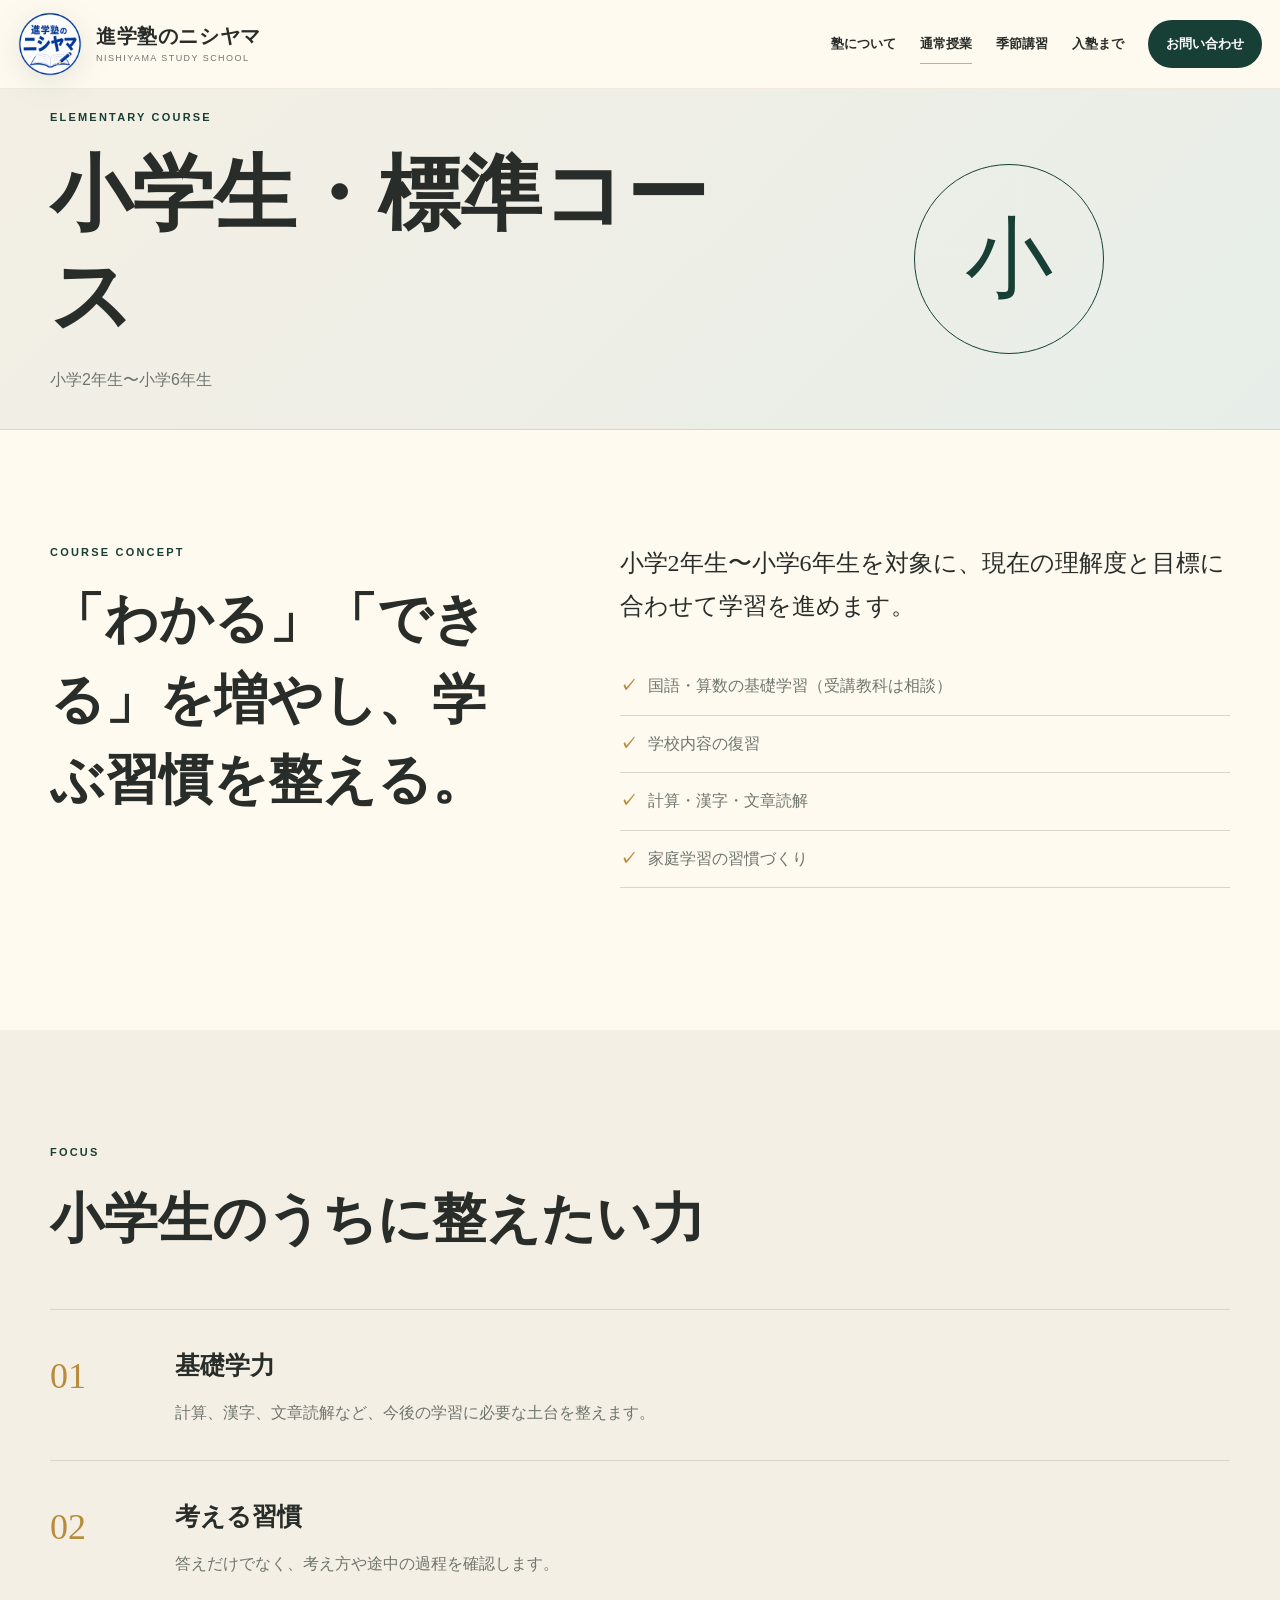
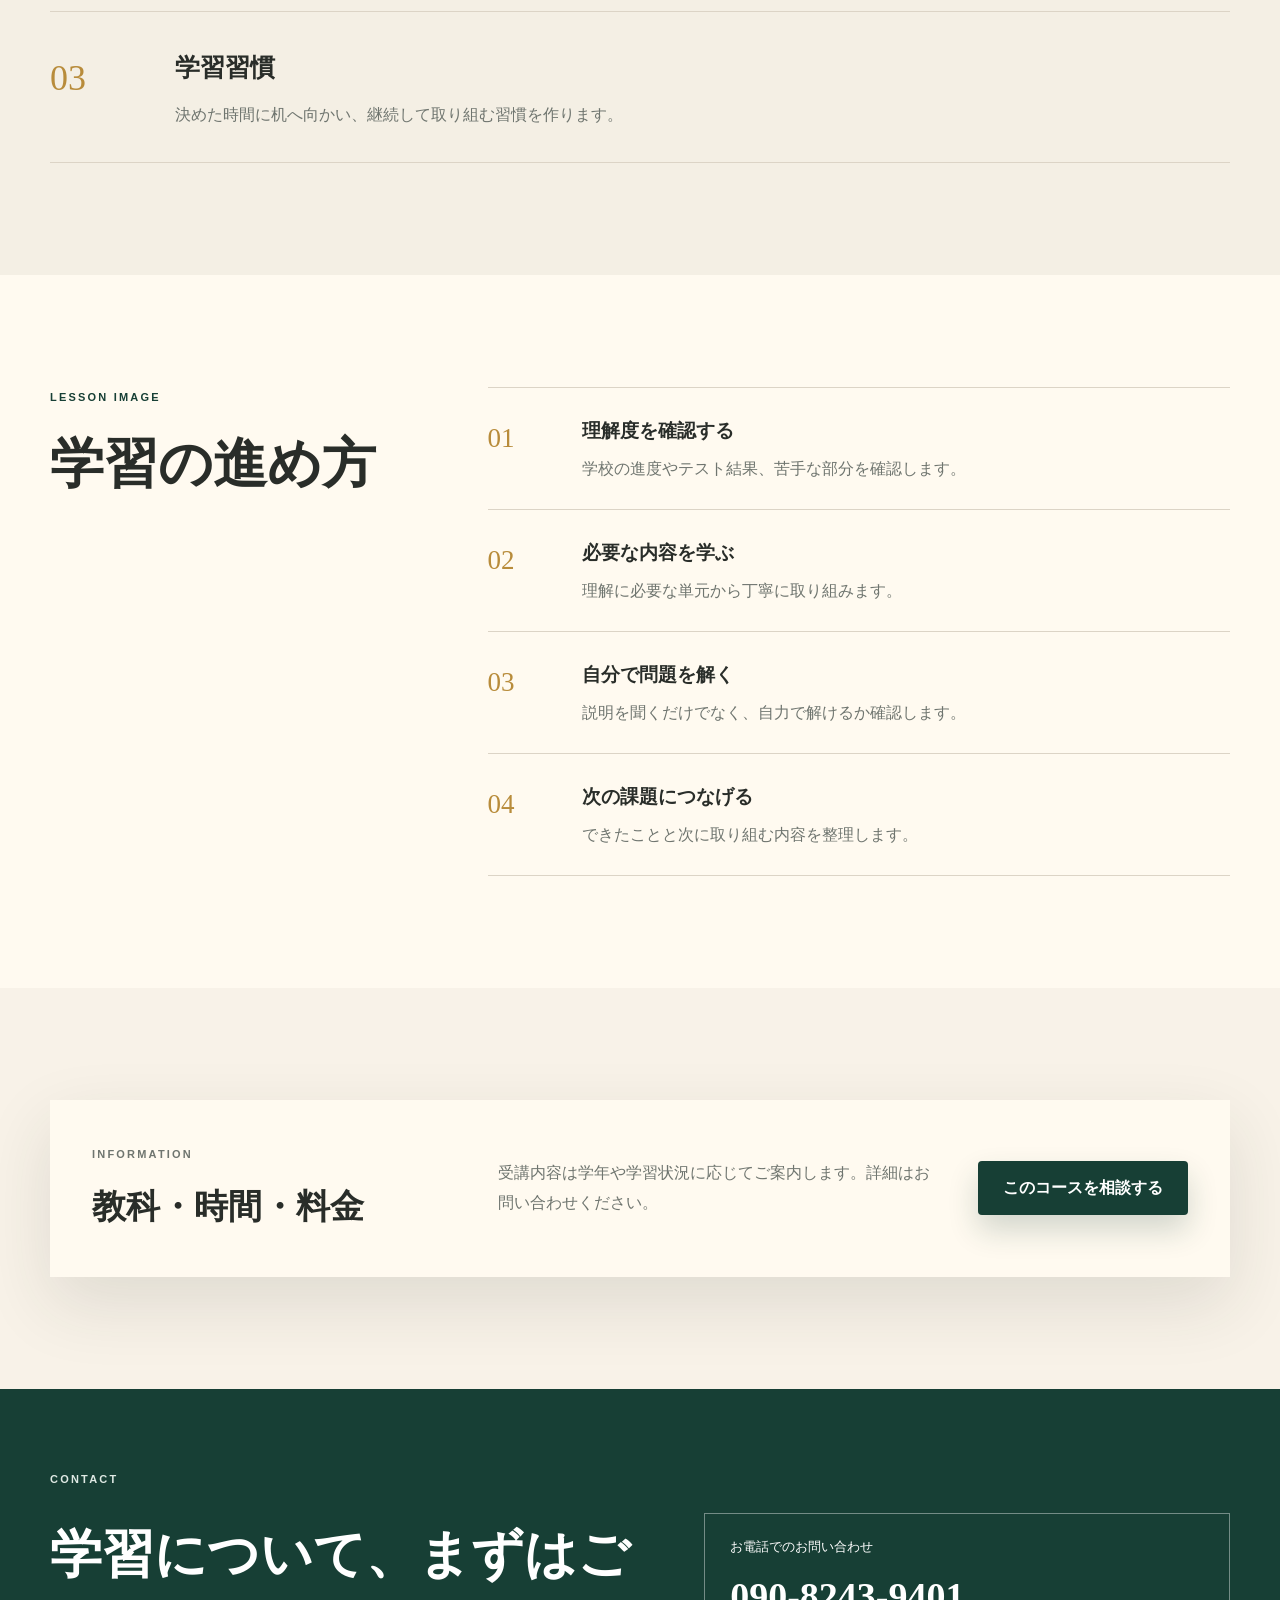
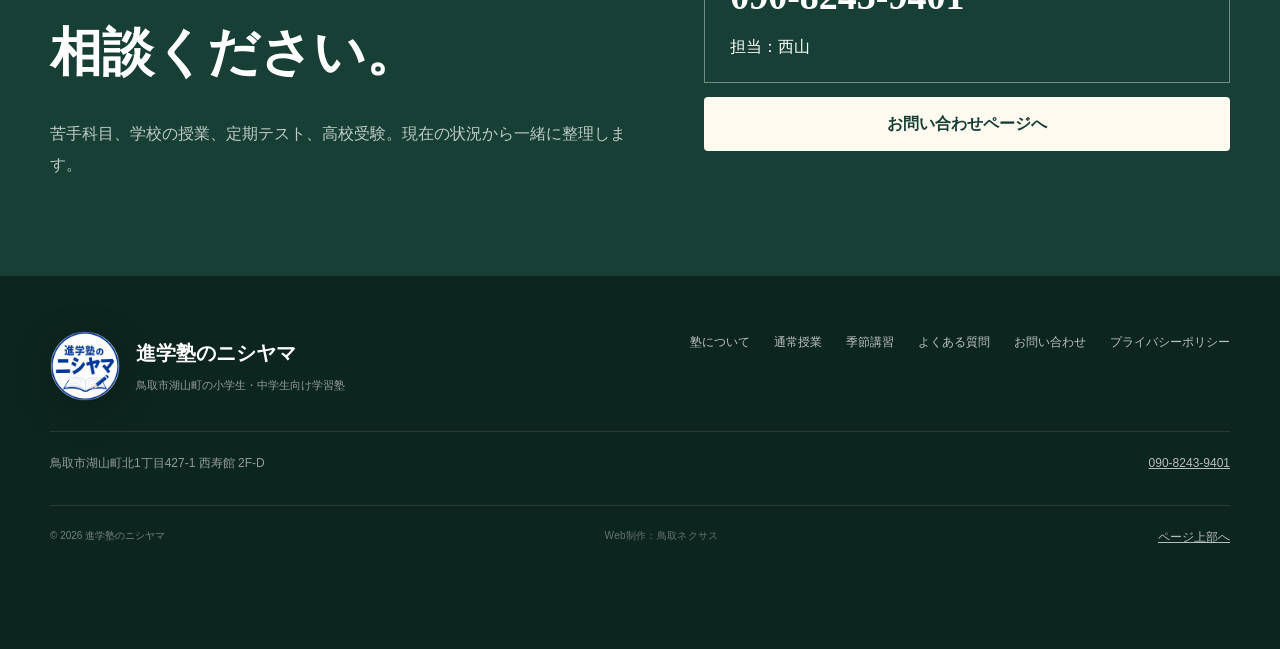
<file: elementary.html>
<!doctype html>
    <html lang="ja">
    <head>
      <meta charset="utf-8">
      <meta name="viewport" content="width=device-width, initial-scale=1">
      <meta name="description" content="小学2年生から小学6年生向け。国語・算数の基礎学習を中心に、学習習慣を整えます。受講教科はご相談いただけます。">
      <meta name="theme-color" content="#173f35">
      <meta property="og:type" content="website">
      <meta property="og:title" content="小学生・標準コース｜進学塾のニシヤマ">
      <meta property="og:description" content="小学2年生から小学6年生向け。国語・算数の基礎学習を中心に、学習習慣を整えます。受講教科はご相談いただけます。">
      <meta property="og:image" content="assets/img/ogp.svg">
      <meta property="og:locale" content="ja_JP">
      <title>小学生・標準コース｜進学塾のニシヤマ</title>
      <link rel="icon" href="assets/img/favicon.png" type="image/png">
      <link rel="apple-touch-icon" href="assets/img/apple-touch-icon.png">
      <link rel="stylesheet" href="assets/css/style.css?v=20260825-9">

      <script type="application/ld+json">{"@context": "https://schema.org", "@type": "EducationalOrganization", "name": "進学塾のニシヤマ", "telephone": "+81-90-8243-9401", "address": {"@type": "PostalAddress", "addressLocality": "鳥取市", "streetAddress": "湖山町北1丁目427-1 西寿館 2F-D", "addressCountry": "JP"}, "areaServed": "鳥取県鳥取市", "description": "鳥取市湖山町の小学生・中学生向け地域密着型学習塾"}</script>
      <script src="assets/js/script.js" defer></script>
    </head>
    <body class="" data-page="regular">
      <a class="skip-link" href="#main">本文へ移動</a>
      <div class="site-loader" aria-hidden="true"><span>西</span></div>

      <header class="site-header">
        <div class="header-shell">
          <a class="brand" href="index.html" aria-label="進学塾のニシヤマ ホーム">
            <img class="brand-logo" src="assets/img/nishiyama-logo.png" alt="" width="64" height="64">
            <span class="brand-copy">
              <strong>進学塾のニシヤマ</strong>
              <small>NISHIYAMA STUDY SCHOOL</small>
            </span>
          </a>

          <button class="menu-toggle" type="button" aria-expanded="false" aria-controls="global-nav">
            <span></span><span></span><span></span>
            <span class="sr-only">メニューを開く</span>
          </button>

          <nav class="global-nav" id="global-nav" aria-label="メインメニュー">
            <a href="about.html">塾について</a>
<a href="regular.html" class="is-current">通常授業</a>
<a href="seasonal.html">季節講習</a>
<a href="flow.html">入塾まで</a>
            <a class="nav-contact" href="contact.html">お問い合わせ</a>
          </nav>
        </div>
      </header>

      <main id="main">
        <section class="page-hero compact-hero">
  <div class="shell page-hero-grid">
    <div><p class="overline">ELEMENTARY COURSE</p><h1>小学生・標準コース</h1><p>小学2年生〜小学6年生</p></div><div class="page-hero-mark">小</div>
  </div>
</section>
<section class="section">
  <div class="shell split-layout">
    <div class="section-heading sticky-heading reveal"><p class="overline">COURSE CONCEPT</p><h2>「わかる」「できる」を増やし、学ぶ習慣を整える。</h2></div>
    <div class="prose reveal"><p class="lead-paragraph">小学2年生〜小学6年生を対象に、現在の理解度と目標に合わせて学習を進めます。</p><ul class="check-list"><li>国語・算数の基礎学習（受講教科は相談）</li><li>学校内容の復習</li><li>計算・漢字・文章読解</li><li>家庭学習の習慣づくり</li></ul></div>
  </div>
</section>
<section class="section section-tint">
  <div class="shell"><div class="section-heading reveal"><p class="overline">FOCUS</p><h2>小学生のうちに整えたい力</h2></div><div class="focus-list"><article class="focus-item reveal"><span>01</span><div><h3>基礎学力</h3><p>計算、漢字、文章読解など、今後の学習に必要な土台を整えます。</p></div></article><article class="focus-item reveal"><span>02</span><div><h3>考える習慣</h3><p>答えだけでなく、考え方や途中の過程を確認します。</p></div></article><article class="focus-item reveal"><span>03</span><div><h3>学習習慣</h3><p>決めた時間に机へ向かい、継続して取り組む習慣を作ります。</p></div></article></div></div>
</section>
<section class="section">
  <div class="shell schedule-layout">
    <div class="section-heading reveal"><p class="overline">LESSON IMAGE</p><h2>学習の進め方</h2></div>
    <ol class="lesson-flow reveal"><li><span>01</span><div><h3>理解度を確認する</h3><p>学校の進度やテスト結果、苦手な部分を確認します。</p></div></li><li><span>02</span><div><h3>必要な内容を学ぶ</h3><p>理解に必要な単元から丁寧に取り組みます。</p></div></li><li><span>03</span><div><h3>自分で問題を解く</h3><p>説明を聞くだけでなく、自力で解けるか確認します。</p></div></li><li><span>04</span><div><h3>次の課題につなげる</h3><p>できたことと次に取り組む内容を整理します。</p></div></li></ol>
  </div>
</section>
<section class="section section-paper"><div class="shell note-panel reveal"><div><p class="overline">INFORMATION</p><h2>教科・時間・料金</h2></div><p>受講内容は学年や学習状況に応じてご案内します。詳細はお問い合わせください。</p><a class="button button-primary" href="contact.html">このコースを相談する</a></div></section>

      </main>

      <section class="site-cta">
        <div class="shell site-cta-inner reveal">
          <div>
            <p class="overline light">CONTACT</p>
            <h2>学習について、まずはご相談ください。</h2>
            <p>苦手科目、学校の授業、定期テスト、高校受験。現在の状況から一緒に整理します。</p>
          </div>
          <div class="site-cta-actions">
            <a class="phone-cta" href="tel:09082439401">
              <small>お電話でのお問い合わせ</small>
              <strong>090-8243-9401</strong>
              <span>担当：西山</span>
            </a>
            <a class="button button-paper" href="contact.html">お問い合わせページへ</a>
          </div>
        </div>
      </section>

      <footer class="site-footer">
        <div class="shell footer-main">
          <div class="footer-brand">
            <img class="brand-logo" src="assets/img/nishiyama-logo.png" alt="" width="64" height="64">
            <div>
              <strong>進学塾のニシヤマ</strong>
              <p>鳥取市湖山町の小学生・中学生向け学習塾</p>
            </div>
          </div>

      <nav class="footer-nav" aria-label="フッターメニュー">
        <a href="about.html">塾について</a>
        <a href="regular.html">通常授業</a>
        <a href="seasonal.html">季節講習</a>
        <a href="faq.html">よくある質問</a>
        <a href="contact.html">お問い合わせ</a>
        <a href="privacy.html">プライバシーポリシー</a>
      </nav>

        </div>
        <div class="shell footer-info">
          <address>鳥取市湖山町北1丁目427-1 西寿館 2F-D</address>
          <a href="tel:09082439401">090-8243-9401</a>
        </div>
        <div class="shell footer-bottom">
          <small>&copy; <span data-current-year></span> 進学塾のニシヤマ</small>
          <a class="site-credit" href="https://tottorinexus.jp/" target="_blank" rel="noopener noreferrer">Web制作：鳥取ネクサス</a>
          <a href="#main">ページ上部へ</a>
        </div>
      </footer>

      <div class="mobile-bar">
        <a href="tel:09082439401"><span>電話相談</span><strong>090-8243-9401</strong></a>
        <a href="contact.html">お問い合わせ</a>
      </div>
    </body>
    </html>
</file>
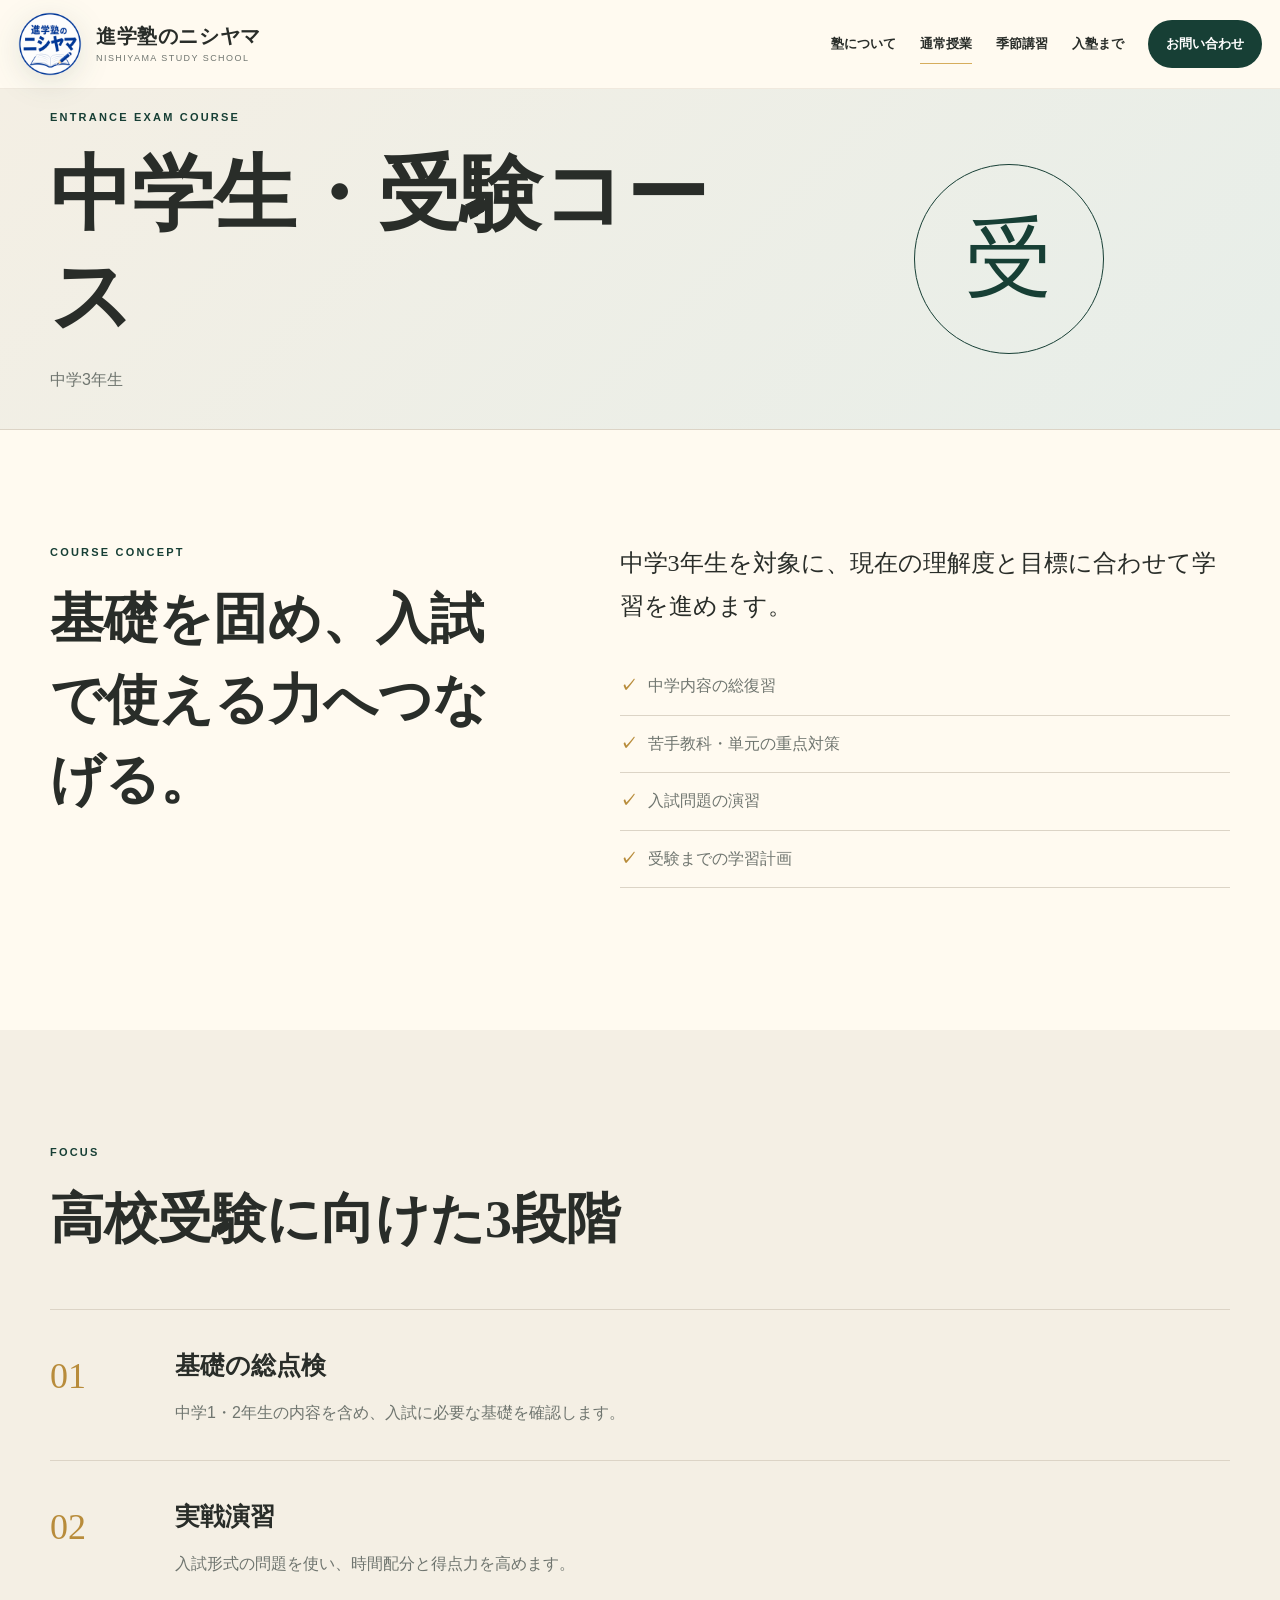
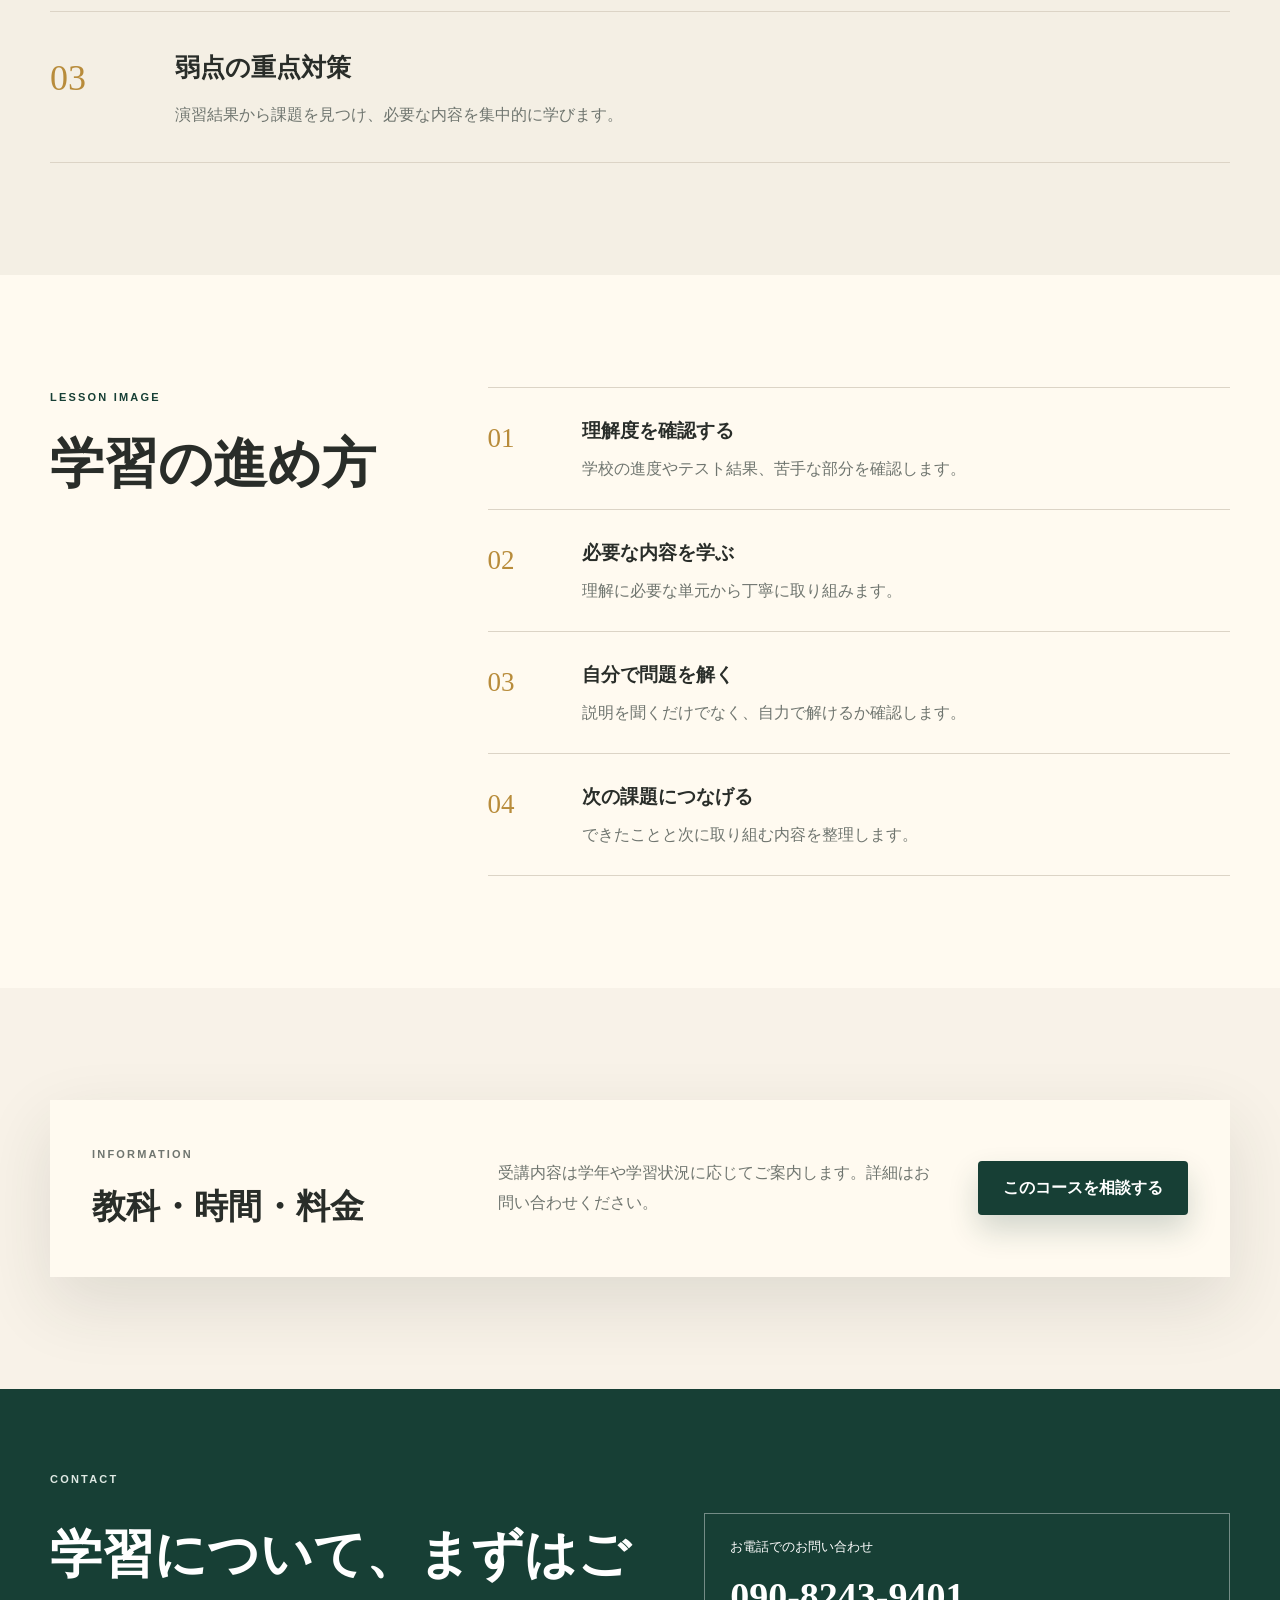
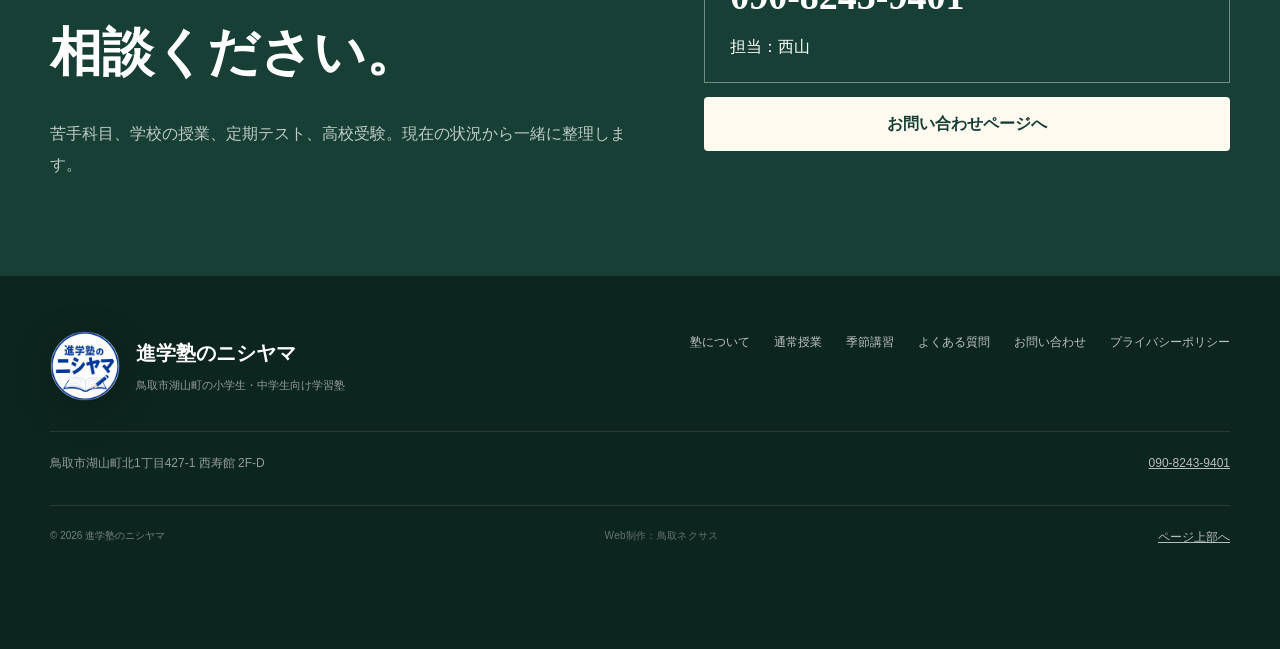
<file: exam.html>
<!doctype html>
    <html lang="ja">
    <head>
      <meta charset="utf-8">
      <meta name="viewport" content="width=device-width, initial-scale=1">
      <meta name="description" content="中学3年生向け中学生・受験コース。基礎の総復習、苦手対策、入試問題演習を行います。">
      <meta name="theme-color" content="#173f35">
      <meta property="og:type" content="website">
      <meta property="og:title" content="中学生・受験コース｜進学塾のニシヤマ">
      <meta property="og:description" content="中学3年生向け中学生・受験コース。基礎の総復習、苦手対策、入試問題演習を行います。">
      <meta property="og:image" content="assets/img/ogp.svg">
      <meta property="og:locale" content="ja_JP">
      <title>中学生・受験コース｜進学塾のニシヤマ</title>
      <link rel="icon" href="assets/img/favicon.png" type="image/png">
      <link rel="apple-touch-icon" href="assets/img/apple-touch-icon.png">
      <link rel="stylesheet" href="assets/css/style.css?v=20260825-9">

      <script type="application/ld+json">{"@context": "https://schema.org", "@type": "EducationalOrganization", "name": "進学塾のニシヤマ", "telephone": "+81-90-8243-9401", "address": {"@type": "PostalAddress", "addressLocality": "鳥取市", "streetAddress": "湖山町北1丁目427-1 西寿館 2F-D", "addressCountry": "JP"}, "areaServed": "鳥取県鳥取市", "description": "鳥取市湖山町の小学生・中学生向け地域密着型学習塾"}</script>
      <script src="assets/js/script.js" defer></script>
    </head>
    <body class="" data-page="regular">
      <a class="skip-link" href="#main">本文へ移動</a>
      <div class="site-loader" aria-hidden="true"><span>西</span></div>

      <header class="site-header">
        <div class="header-shell">
          <a class="brand" href="index.html" aria-label="進学塾のニシヤマ ホーム">
            <img class="brand-logo" src="assets/img/nishiyama-logo.png" alt="" width="64" height="64">
            <span class="brand-copy">
              <strong>進学塾のニシヤマ</strong>
              <small>NISHIYAMA STUDY SCHOOL</small>
            </span>
          </a>

          <button class="menu-toggle" type="button" aria-expanded="false" aria-controls="global-nav">
            <span></span><span></span><span></span>
            <span class="sr-only">メニューを開く</span>
          </button>

          <nav class="global-nav" id="global-nav" aria-label="メインメニュー">
            <a href="about.html">塾について</a>
<a href="regular.html" class="is-current">通常授業</a>
<a href="seasonal.html">季節講習</a>
<a href="flow.html">入塾まで</a>
            <a class="nav-contact" href="contact.html">お問い合わせ</a>
          </nav>
        </div>
      </header>

      <main id="main">
        <section class="page-hero compact-hero">
  <div class="shell page-hero-grid">
    <div><p class="overline">ENTRANCE EXAM COURSE</p><h1>中学生・受験コース</h1><p>中学3年生</p></div><div class="page-hero-mark">受</div>
  </div>
</section>
<section class="section">
  <div class="shell split-layout">
    <div class="section-heading sticky-heading reveal"><p class="overline">COURSE CONCEPT</p><h2>基礎を固め、入試で使える力へつなげる。</h2></div>
    <div class="prose reveal"><p class="lead-paragraph">中学3年生を対象に、現在の理解度と目標に合わせて学習を進めます。</p><ul class="check-list"><li>中学内容の総復習</li><li>苦手教科・単元の重点対策</li><li>入試問題の演習</li><li>受験までの学習計画</li></ul></div>
  </div>
</section>
<section class="section section-tint">
  <div class="shell"><div class="section-heading reveal"><p class="overline">FOCUS</p><h2>高校受験に向けた3段階</h2></div><div class="focus-list"><article class="focus-item reveal"><span>01</span><div><h3>基礎の総点検</h3><p>中学1・2年生の内容を含め、入試に必要な基礎を確認します。</p></div></article><article class="focus-item reveal"><span>02</span><div><h3>実戦演習</h3><p>入試形式の問題を使い、時間配分と得点力を高めます。</p></div></article><article class="focus-item reveal"><span>03</span><div><h3>弱点の重点対策</h3><p>演習結果から課題を見つけ、必要な内容を集中的に学びます。</p></div></article></div></div>
</section>
<section class="section">
  <div class="shell schedule-layout">
    <div class="section-heading reveal"><p class="overline">LESSON IMAGE</p><h2>学習の進め方</h2></div>
    <ol class="lesson-flow reveal"><li><span>01</span><div><h3>理解度を確認する</h3><p>学校の進度やテスト結果、苦手な部分を確認します。</p></div></li><li><span>02</span><div><h3>必要な内容を学ぶ</h3><p>理解に必要な単元から丁寧に取り組みます。</p></div></li><li><span>03</span><div><h3>自分で問題を解く</h3><p>説明を聞くだけでなく、自力で解けるか確認します。</p></div></li><li><span>04</span><div><h3>次の課題につなげる</h3><p>できたことと次に取り組む内容を整理します。</p></div></li></ol>
  </div>
</section>
<section class="section section-paper"><div class="shell note-panel reveal"><div><p class="overline">INFORMATION</p><h2>教科・時間・料金</h2></div><p>受講内容は学年や学習状況に応じてご案内します。詳細はお問い合わせください。</p><a class="button button-primary" href="contact.html">このコースを相談する</a></div></section>

      </main>

      <section class="site-cta">
        <div class="shell site-cta-inner reveal">
          <div>
            <p class="overline light">CONTACT</p>
            <h2>学習について、まずはご相談ください。</h2>
            <p>苦手科目、学校の授業、定期テスト、高校受験。現在の状況から一緒に整理します。</p>
          </div>
          <div class="site-cta-actions">
            <a class="phone-cta" href="tel:09082439401">
              <small>お電話でのお問い合わせ</small>
              <strong>090-8243-9401</strong>
              <span>担当：西山</span>
            </a>
            <a class="button button-paper" href="contact.html">お問い合わせページへ</a>
          </div>
        </div>
      </section>

      <footer class="site-footer">
        <div class="shell footer-main">
          <div class="footer-brand">
            <img class="brand-logo" src="assets/img/nishiyama-logo.png" alt="" width="64" height="64">
            <div>
              <strong>進学塾のニシヤマ</strong>
              <p>鳥取市湖山町の小学生・中学生向け学習塾</p>
            </div>
          </div>

      <nav class="footer-nav" aria-label="フッターメニュー">
        <a href="about.html">塾について</a>
        <a href="regular.html">通常授業</a>
        <a href="seasonal.html">季節講習</a>
        <a href="faq.html">よくある質問</a>
        <a href="contact.html">お問い合わせ</a>
        <a href="privacy.html">プライバシーポリシー</a>
      </nav>

        </div>
        <div class="shell footer-info">
          <address>鳥取市湖山町北1丁目427-1 西寿館 2F-D</address>
          <a href="tel:09082439401">090-8243-9401</a>
        </div>
        <div class="shell footer-bottom">
          <small>&copy; <span data-current-year></span> 進学塾のニシヤマ</small>
          <a class="site-credit" href="https://tottorinexus.jp/" target="_blank" rel="noopener noreferrer">Web制作：鳥取ネクサス</a>
          <a href="#main">ページ上部へ</a>
        </div>
      </footer>

      <div class="mobile-bar">
        <a href="tel:09082439401"><span>電話相談</span><strong>090-8243-9401</strong></a>
        <a href="contact.html">お問い合わせ</a>
      </div>
    </body>
    </html>
</file>
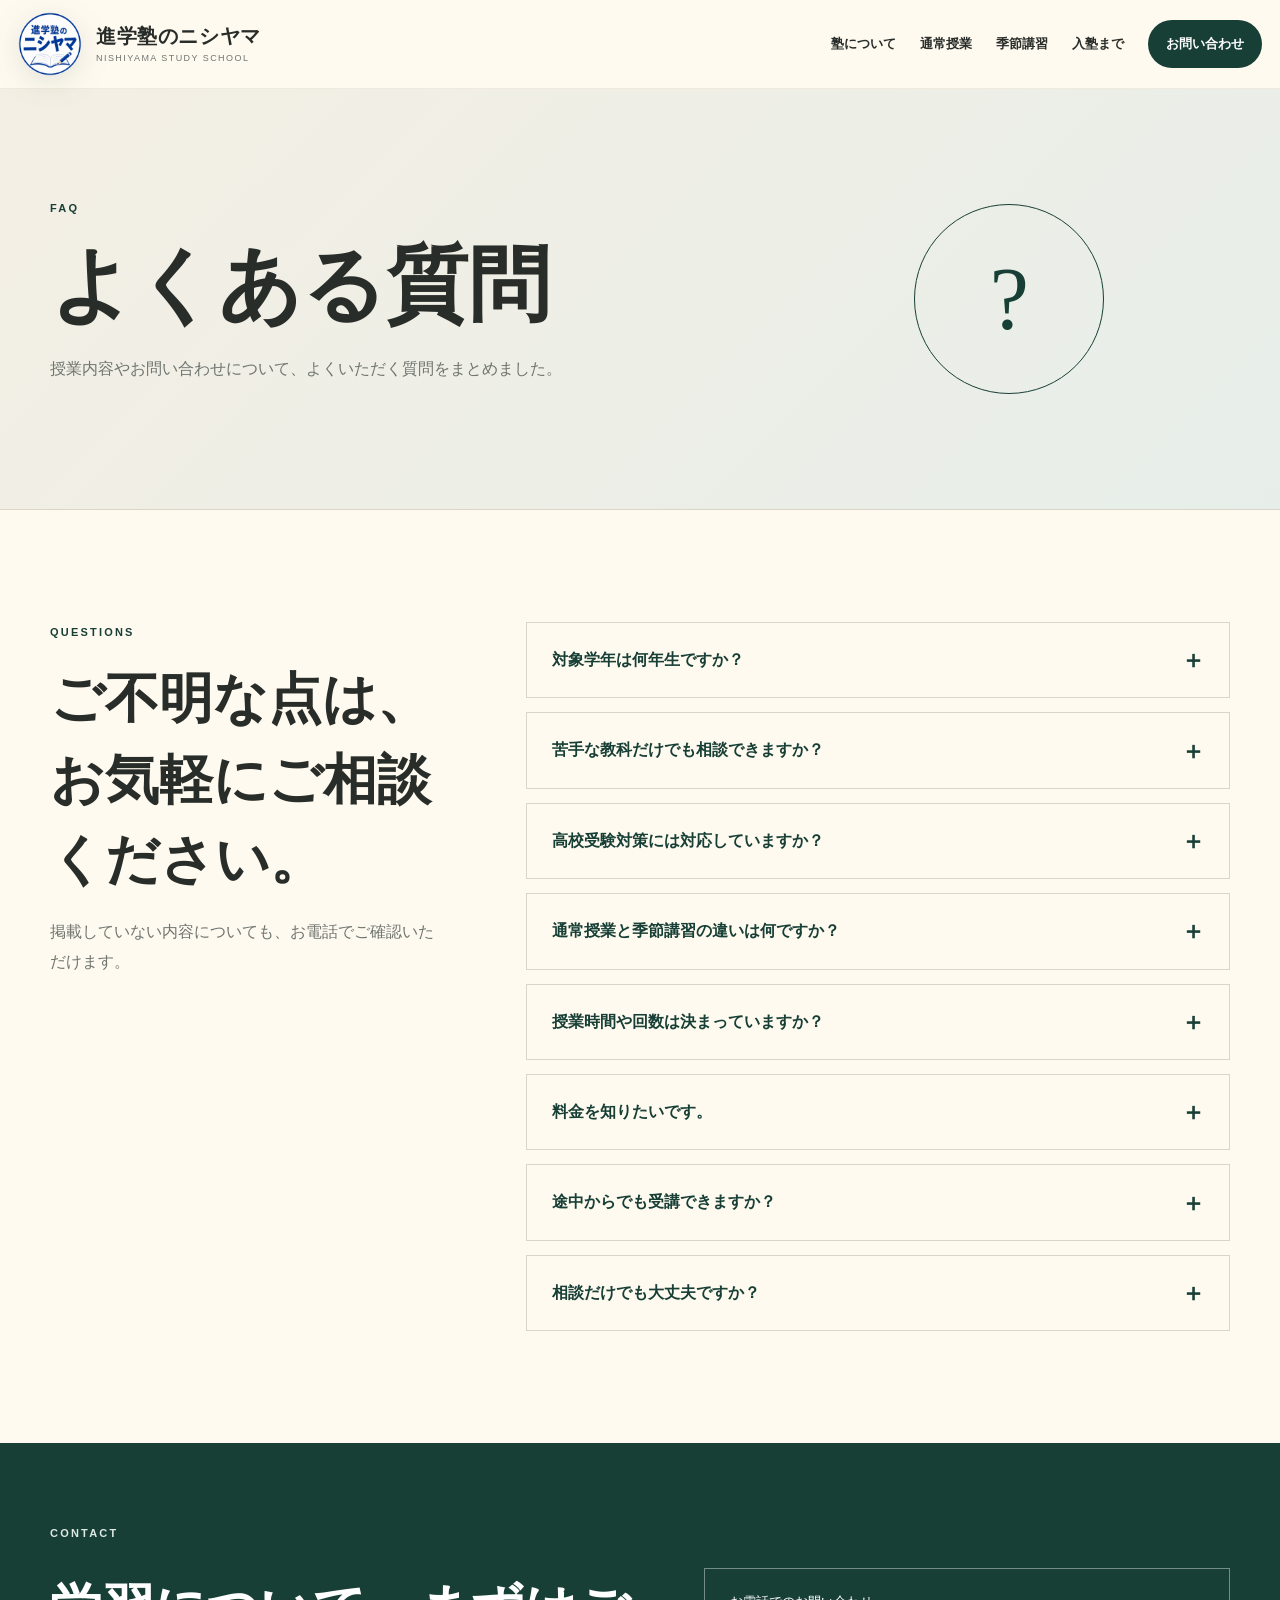
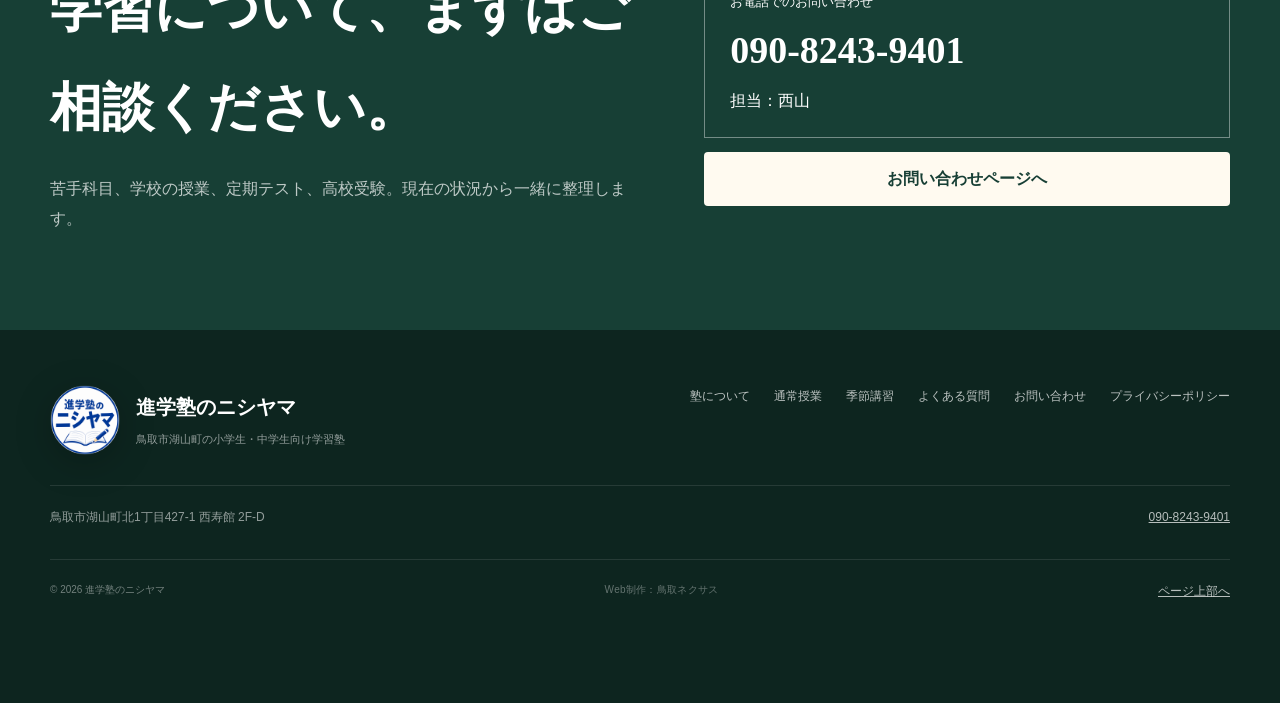
<file: faq.html>
<!doctype html>
    <html lang="ja">
    <head>
      <meta charset="utf-8">
      <meta name="viewport" content="width=device-width, initial-scale=1">
      <meta name="description" content="対象学年、授業内容、高校受験、料金、学習相談についてよくある質問をまとめています。">
      <meta name="theme-color" content="#173f35">
      <meta property="og:type" content="website">
      <meta property="og:title" content="よくある質問｜進学塾のニシヤマ">
      <meta property="og:description" content="対象学年、授業内容、高校受験、料金、学習相談についてよくある質問をまとめています。">
      <meta property="og:image" content="assets/img/ogp.svg">
      <meta property="og:locale" content="ja_JP">
      <title>よくある質問｜進学塾のニシヤマ</title>
      <link rel="icon" href="assets/img/favicon.png" type="image/png">
      <link rel="apple-touch-icon" href="assets/img/apple-touch-icon.png">
      <link rel="stylesheet" href="assets/css/style.css?v=20260825-9">

      <script type="application/ld+json">{"@context": "https://schema.org", "@type": "EducationalOrganization", "name": "進学塾のニシヤマ", "telephone": "+81-90-8243-9401", "address": {"@type": "PostalAddress", "addressLocality": "鳥取市", "streetAddress": "湖山町北1丁目427-1 西寿館 2F-D", "addressCountry": "JP"}, "areaServed": "鳥取県鳥取市", "description": "鳥取市湖山町の小学生・中学生向け地域密着型学習塾"}</script>
      <script src="assets/js/script.js" defer></script>
    </head>
    <body class="" data-page="faq">
      <a class="skip-link" href="#main">本文へ移動</a>
      <div class="site-loader" aria-hidden="true"><span>西</span></div>

      <header class="site-header">
        <div class="header-shell">
          <a class="brand" href="index.html" aria-label="進学塾のニシヤマ ホーム">
            <img class="brand-logo" src="assets/img/nishiyama-logo.png" alt="" width="64" height="64">
            <span class="brand-copy">
              <strong>進学塾のニシヤマ</strong>
              <small>NISHIYAMA STUDY SCHOOL</small>
            </span>
          </a>

          <button class="menu-toggle" type="button" aria-expanded="false" aria-controls="global-nav">
            <span></span><span></span><span></span>
            <span class="sr-only">メニューを開く</span>
          </button>

          <nav class="global-nav" id="global-nav" aria-label="メインメニュー">
            <a href="about.html">塾について</a>
<a href="regular.html">通常授業</a>
<a href="seasonal.html">季節講習</a>
<a href="flow.html">入塾まで</a>
            <a class="nav-contact" href="contact.html">お問い合わせ</a>
          </nav>
        </div>
      </header>

      <main id="main">
        <section class="page-hero"><div class="shell page-hero-grid"><div><p class="overline">FAQ</p><h1>よくある質問</h1><p>授業内容やお問い合わせについて、よくいただく質問をまとめました。</p></div><div class="page-hero-mark">?</div></div></section>
<section class="section"><div class="shell faq-layout"><div class="section-heading sticky-heading reveal"><p class="overline">QUESTIONS</p><h2>ご不明な点は、<br>お気軽にご相談ください。</h2><p>掲載していない内容についても、お電話でご確認いただけます。</p></div><div class="faq-list">
<details class="faq-item reveal"><summary>対象学年は何年生ですか？</summary><div><p>小学2年生から中学3年生を対象としています。詳しい受講内容は学年と学習状況に応じてご案内します。</p></div></details><details class="faq-item reveal"><summary>苦手な教科だけでも相談できますか？</summary><div><p>相談できます。苦手な教科や単元、現在の理解度を確認し、必要な学習内容を考えます。</p></div></details><details class="faq-item reveal"><summary>高校受験対策には対応していますか？</summary><div><p>中学3年生を対象に、基礎の総復習、苦手対策、入試問題演習などに対応します。</p></div></details><details class="faq-item reveal"><summary>通常授業と季節講習の違いは何ですか？</summary><div><p>通常授業では日々の復習と定着を継続して行い、季節講習では長期休暇を活かして総復習、苦手克服、予習、受験対策などに取り組みます。</p></div></details><details class="faq-item reveal"><summary>授業時間や回数は決まっていますか？</summary><div><p>学年、コース、時期により異なります。最新の内容をお問い合わせ時にご案内します。</p></div></details><details class="faq-item reveal"><summary>料金を知りたいです。</summary><div><p>受講教科、回数、時期によって異なります。現在の学習状況と希望を確認したうえでご案内します。</p></div></details><details class="faq-item reveal"><summary>途中からでも受講できますか？</summary><div><p>募集状況や学習内容によります。まずはお問い合わせください。</p></div></details><details class="faq-item reveal"><summary>相談だけでも大丈夫ですか？</summary><div><p>大丈夫です。現在の学習状況やお困りの内容をお聞かせください。</p></div></details></div></div></section>

      </main>

      <section class="site-cta">
        <div class="shell site-cta-inner reveal">
          <div>
            <p class="overline light">CONTACT</p>
            <h2>学習について、まずはご相談ください。</h2>
            <p>苦手科目、学校の授業、定期テスト、高校受験。現在の状況から一緒に整理します。</p>
          </div>
          <div class="site-cta-actions">
            <a class="phone-cta" href="tel:09082439401">
              <small>お電話でのお問い合わせ</small>
              <strong>090-8243-9401</strong>
              <span>担当：西山</span>
            </a>
            <a class="button button-paper" href="contact.html">お問い合わせページへ</a>
          </div>
        </div>
      </section>

      <footer class="site-footer">
        <div class="shell footer-main">
          <div class="footer-brand">
            <img class="brand-logo" src="assets/img/nishiyama-logo.png" alt="" width="64" height="64">
            <div>
              <strong>進学塾のニシヤマ</strong>
              <p>鳥取市湖山町の小学生・中学生向け学習塾</p>
            </div>
          </div>

      <nav class="footer-nav" aria-label="フッターメニュー">
        <a href="about.html">塾について</a>
        <a href="regular.html">通常授業</a>
        <a href="seasonal.html">季節講習</a>
        <a href="faq.html">よくある質問</a>
        <a href="contact.html">お問い合わせ</a>
        <a href="privacy.html">プライバシーポリシー</a>
      </nav>

        </div>
        <div class="shell footer-info">
          <address>鳥取市湖山町北1丁目427-1 西寿館 2F-D</address>
          <a href="tel:09082439401">090-8243-9401</a>
        </div>
        <div class="shell footer-bottom">
          <small>&copy; <span data-current-year></span> 進学塾のニシヤマ</small>
          <a class="site-credit" href="https://tottorinexus.jp/" target="_blank" rel="noopener noreferrer">Web制作：鳥取ネクサス</a>
          <a href="#main">ページ上部へ</a>
        </div>
      </footer>

      <div class="mobile-bar">
        <a href="tel:09082439401"><span>電話相談</span><strong>090-8243-9401</strong></a>
        <a href="contact.html">お問い合わせ</a>
      </div>
    </body>
    </html>
</file>
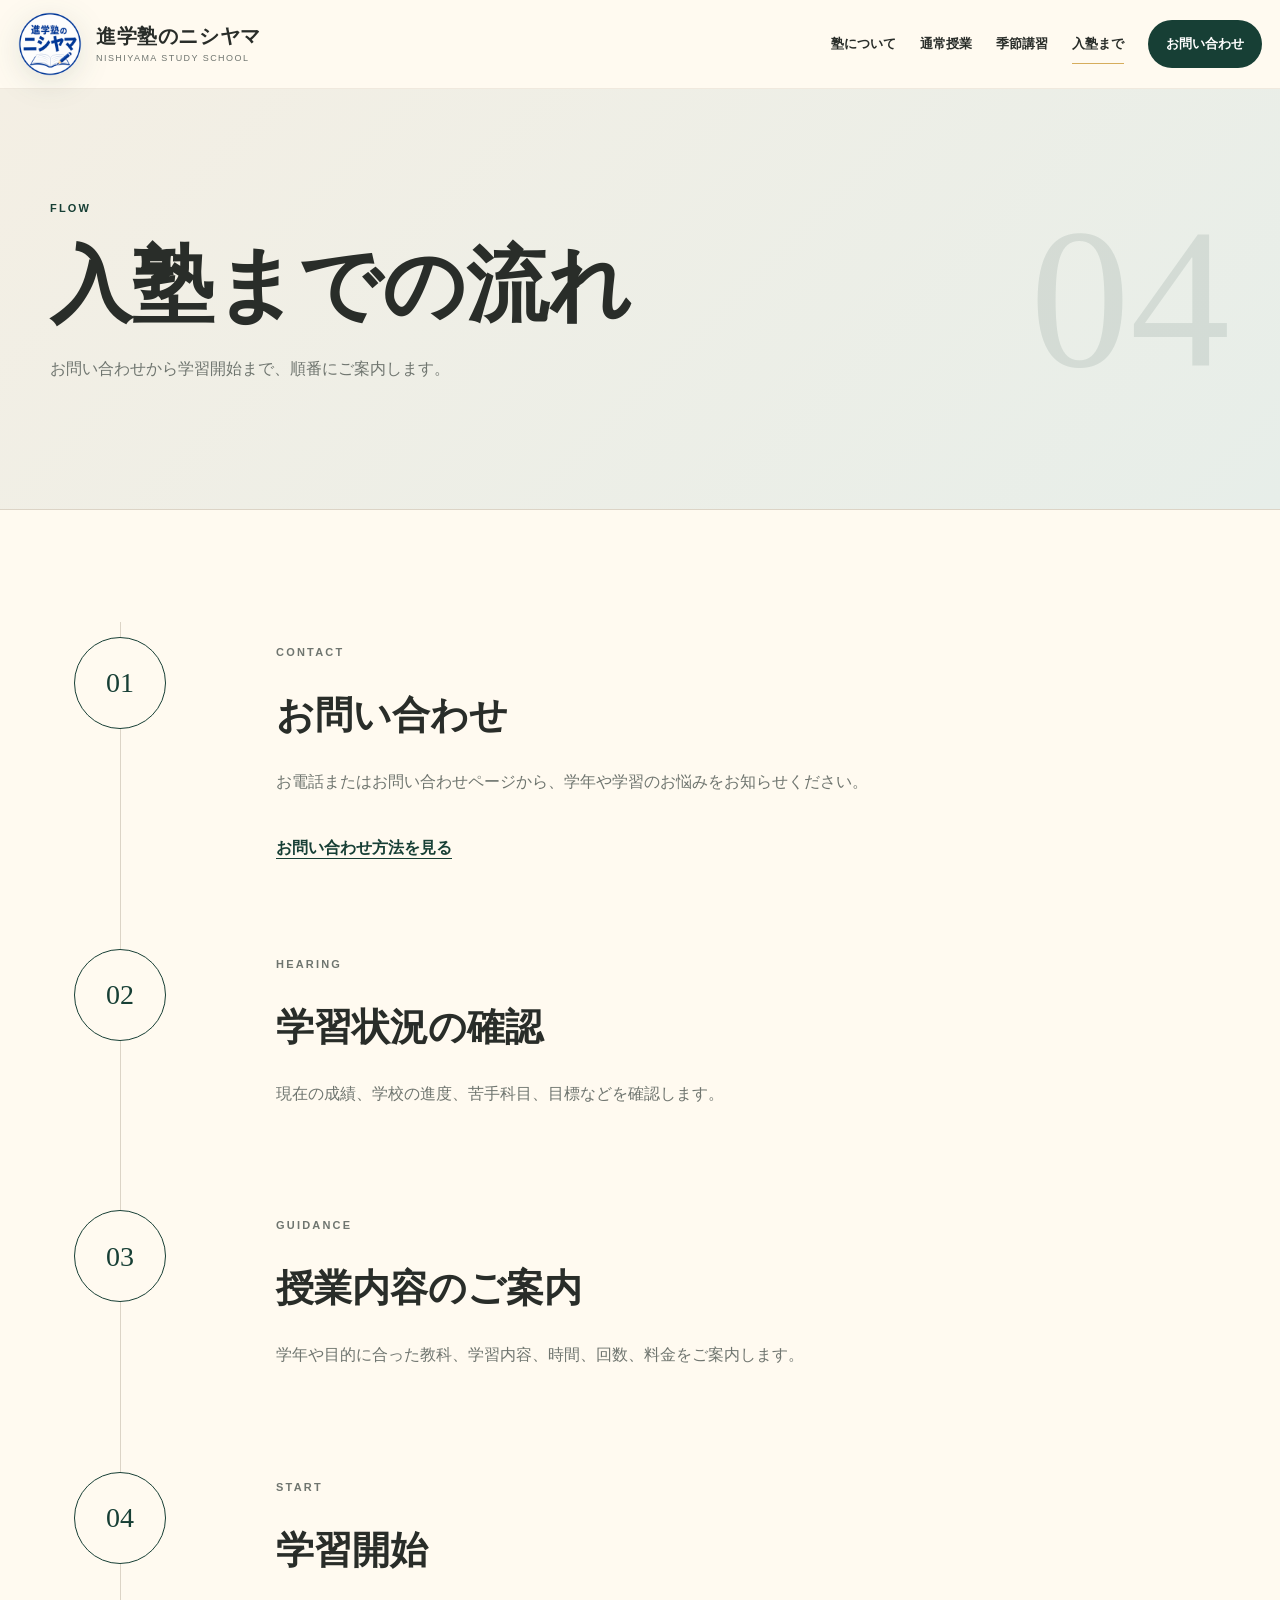
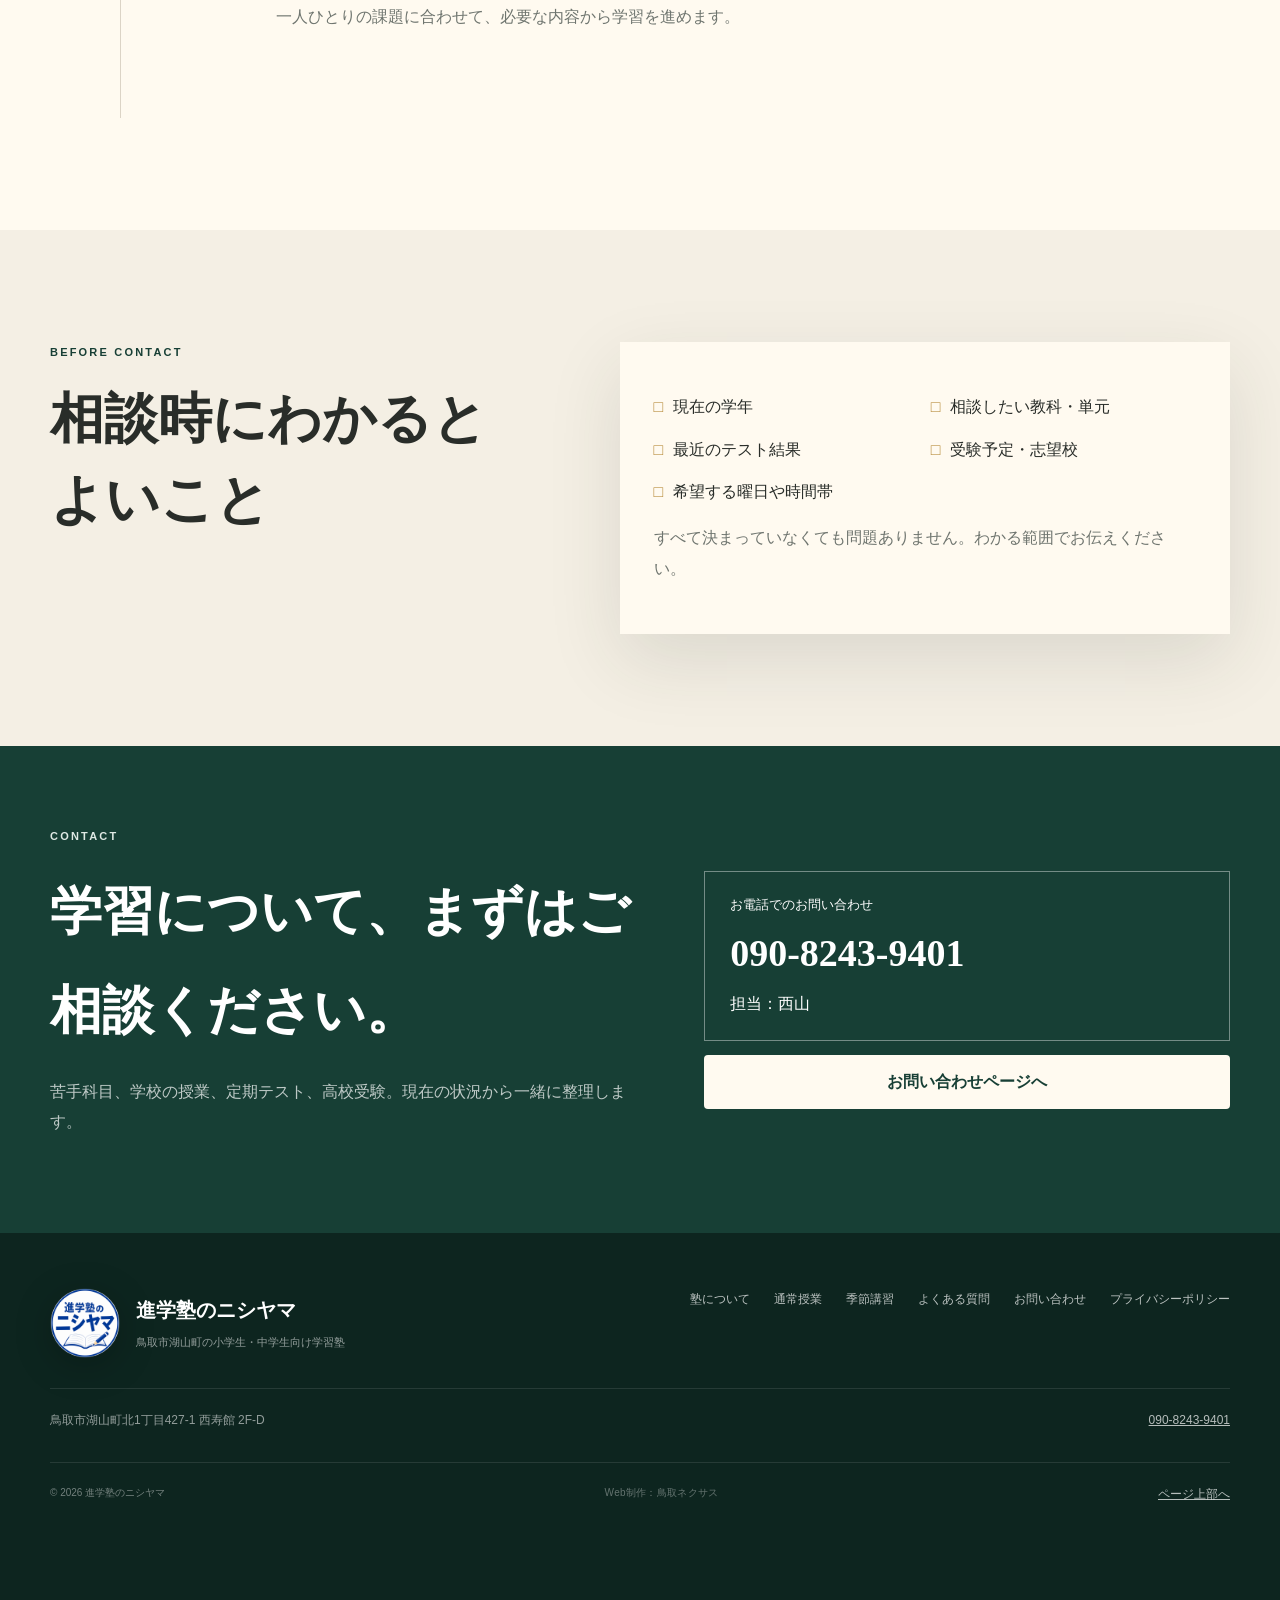
<file: flow.html>
<!doctype html>
    <html lang="ja">
    <head>
      <meta charset="utf-8">
      <meta name="viewport" content="width=device-width, initial-scale=1">
      <meta name="description" content="お問い合わせから学習状況の確認、授業内容の案内、学習開始までの流れをご案内します。">
      <meta name="theme-color" content="#173f35">
      <meta property="og:type" content="website">
      <meta property="og:title" content="入塾までの流れ｜進学塾のニシヤマ">
      <meta property="og:description" content="お問い合わせから学習状況の確認、授業内容の案内、学習開始までの流れをご案内します。">
      <meta property="og:image" content="assets/img/ogp.svg">
      <meta property="og:locale" content="ja_JP">
      <title>入塾までの流れ｜進学塾のニシヤマ</title>
      <link rel="icon" href="assets/img/favicon.png" type="image/png">
      <link rel="apple-touch-icon" href="assets/img/apple-touch-icon.png">
      <link rel="stylesheet" href="assets/css/style.css?v=20260825-9">

      <script type="application/ld+json">{"@context": "https://schema.org", "@type": "EducationalOrganization", "name": "進学塾のニシヤマ", "telephone": "+81-90-8243-9401", "address": {"@type": "PostalAddress", "addressLocality": "鳥取市", "streetAddress": "湖山町北1丁目427-1 西寿館 2F-D", "addressCountry": "JP"}, "areaServed": "鳥取県鳥取市", "description": "鳥取市湖山町の小学生・中学生向け地域密着型学習塾"}</script>
      <script src="assets/js/script.js" defer></script>
    </head>
    <body class="" data-page="flow">
      <a class="skip-link" href="#main">本文へ移動</a>
      <div class="site-loader" aria-hidden="true"><span>西</span></div>

      <header class="site-header">
        <div class="header-shell">
          <a class="brand" href="index.html" aria-label="進学塾のニシヤマ ホーム">
            <img class="brand-logo" src="assets/img/nishiyama-logo.png" alt="" width="64" height="64">
            <span class="brand-copy">
              <strong>進学塾のニシヤマ</strong>
              <small>NISHIYAMA STUDY SCHOOL</small>
            </span>
          </a>

          <button class="menu-toggle" type="button" aria-expanded="false" aria-controls="global-nav">
            <span></span><span></span><span></span>
            <span class="sr-only">メニューを開く</span>
          </button>

          <nav class="global-nav" id="global-nav" aria-label="メインメニュー">
            <a href="about.html">塾について</a>
<a href="regular.html">通常授業</a>
<a href="seasonal.html">季節講習</a>
<a href="flow.html" class="is-current">入塾まで</a>
            <a class="nav-contact" href="contact.html">お問い合わせ</a>
          </nav>
        </div>
      </header>

      <main id="main">
        <section class="page-hero">
  <div class="shell page-hero-grid"><div><p class="overline">FLOW</p><h1>入塾までの流れ</h1><p>お問い合わせから学習開始まで、順番にご案内します。</p></div><div class="page-hero-number">04</div></div>
</section>
<section class="section">
  <div class="shell">
    <div class="flow-timeline">
      <article class="timeline-item reveal"><span>01</span><div><p class="overline">CONTACT</p><h2>お問い合わせ</h2><p>お電話またはお問い合わせページから、学年や学習のお悩みをお知らせください。</p><a class="text-link" href="contact.html">お問い合わせ方法を見る</a></div></article>
      <article class="timeline-item reveal"><span>02</span><div><p class="overline">HEARING</p><h2>学習状況の確認</h2><p>現在の成績、学校の進度、苦手科目、目標などを確認します。</p></div></article>
      <article class="timeline-item reveal"><span>03</span><div><p class="overline">GUIDANCE</p><h2>授業内容のご案内</h2><p>学年や目的に合った教科、学習内容、時間、回数、料金をご案内します。</p></div></article>
      <article class="timeline-item reveal"><span>04</span><div><p class="overline">START</p><h2>学習開始</h2><p>一人ひとりの課題に合わせて、必要な内容から学習を進めます。</p></div></article>
    </div>
  </div>
</section>
<section class="section section-tint">
  <div class="shell split-layout">
    <div class="section-heading reveal"><p class="overline">BEFORE CONTACT</p><h2>相談時にわかるとよいこと</h2></div>
    <div class="check-panel reveal"><ul><li>現在の学年</li><li>相談したい教科・単元</li><li>最近のテスト結果</li><li>受験予定・志望校</li><li>希望する曜日や時間帯</li></ul><p>すべて決まっていなくても問題ありません。わかる範囲でお伝えください。</p></div>
  </div>
</section>

      </main>

      <section class="site-cta">
        <div class="shell site-cta-inner reveal">
          <div>
            <p class="overline light">CONTACT</p>
            <h2>学習について、まずはご相談ください。</h2>
            <p>苦手科目、学校の授業、定期テスト、高校受験。現在の状況から一緒に整理します。</p>
          </div>
          <div class="site-cta-actions">
            <a class="phone-cta" href="tel:09082439401">
              <small>お電話でのお問い合わせ</small>
              <strong>090-8243-9401</strong>
              <span>担当：西山</span>
            </a>
            <a class="button button-paper" href="contact.html">お問い合わせページへ</a>
          </div>
        </div>
      </section>

      <footer class="site-footer">
        <div class="shell footer-main">
          <div class="footer-brand">
            <img class="brand-logo" src="assets/img/nishiyama-logo.png" alt="" width="64" height="64">
            <div>
              <strong>進学塾のニシヤマ</strong>
              <p>鳥取市湖山町の小学生・中学生向け学習塾</p>
            </div>
          </div>

      <nav class="footer-nav" aria-label="フッターメニュー">
        <a href="about.html">塾について</a>
        <a href="regular.html">通常授業</a>
        <a href="seasonal.html">季節講習</a>
        <a href="faq.html">よくある質問</a>
        <a href="contact.html">お問い合わせ</a>
        <a href="privacy.html">プライバシーポリシー</a>
      </nav>

        </div>
        <div class="shell footer-info">
          <address>鳥取市湖山町北1丁目427-1 西寿館 2F-D</address>
          <a href="tel:09082439401">090-8243-9401</a>
        </div>
        <div class="shell footer-bottom">
          <small>&copy; <span data-current-year></span> 進学塾のニシヤマ</small>
          <a class="site-credit" href="https://tottorinexus.jp/" target="_blank" rel="noopener noreferrer">Web制作：鳥取ネクサス</a>
          <a href="#main">ページ上部へ</a>
        </div>
      </footer>

      <div class="mobile-bar">
        <a href="tel:09082439401"><span>電話相談</span><strong>090-8243-9401</strong></a>
        <a href="contact.html">お問い合わせ</a>
      </div>
    </body>
    </html>
</file>
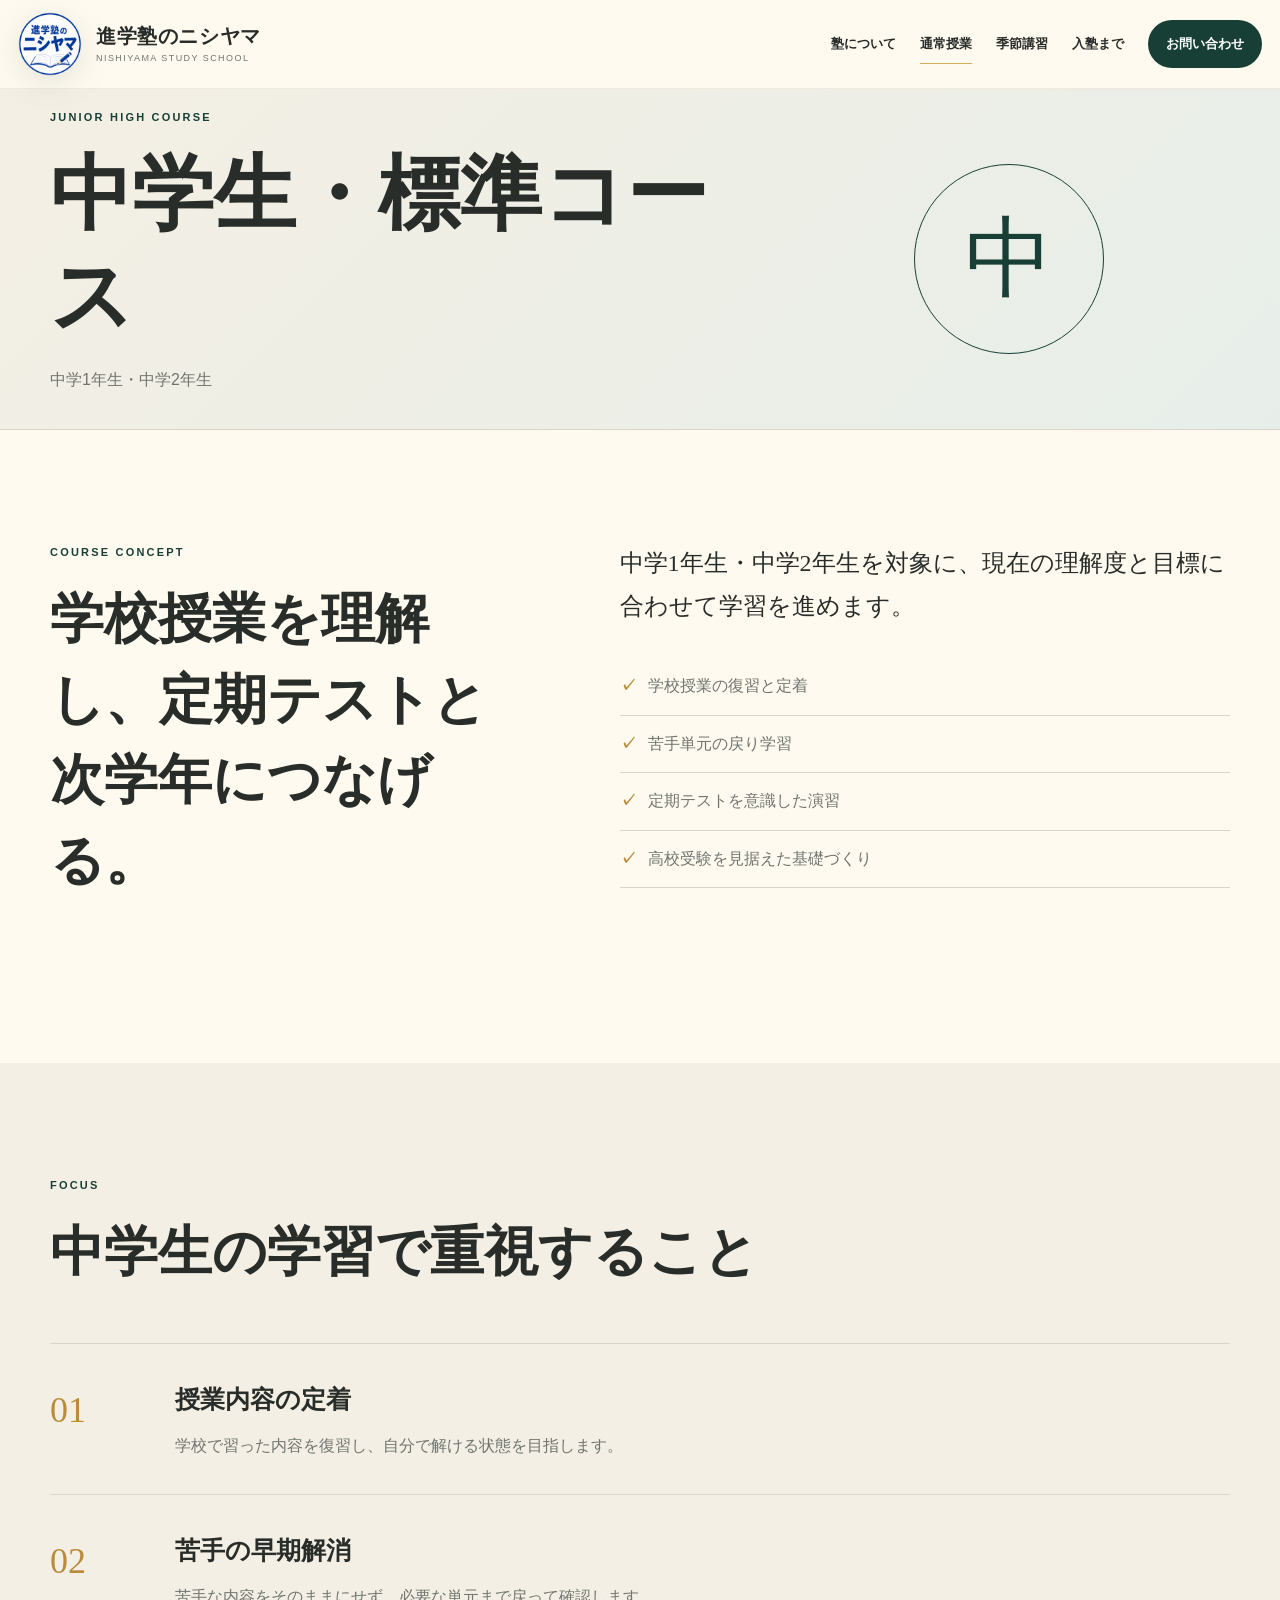
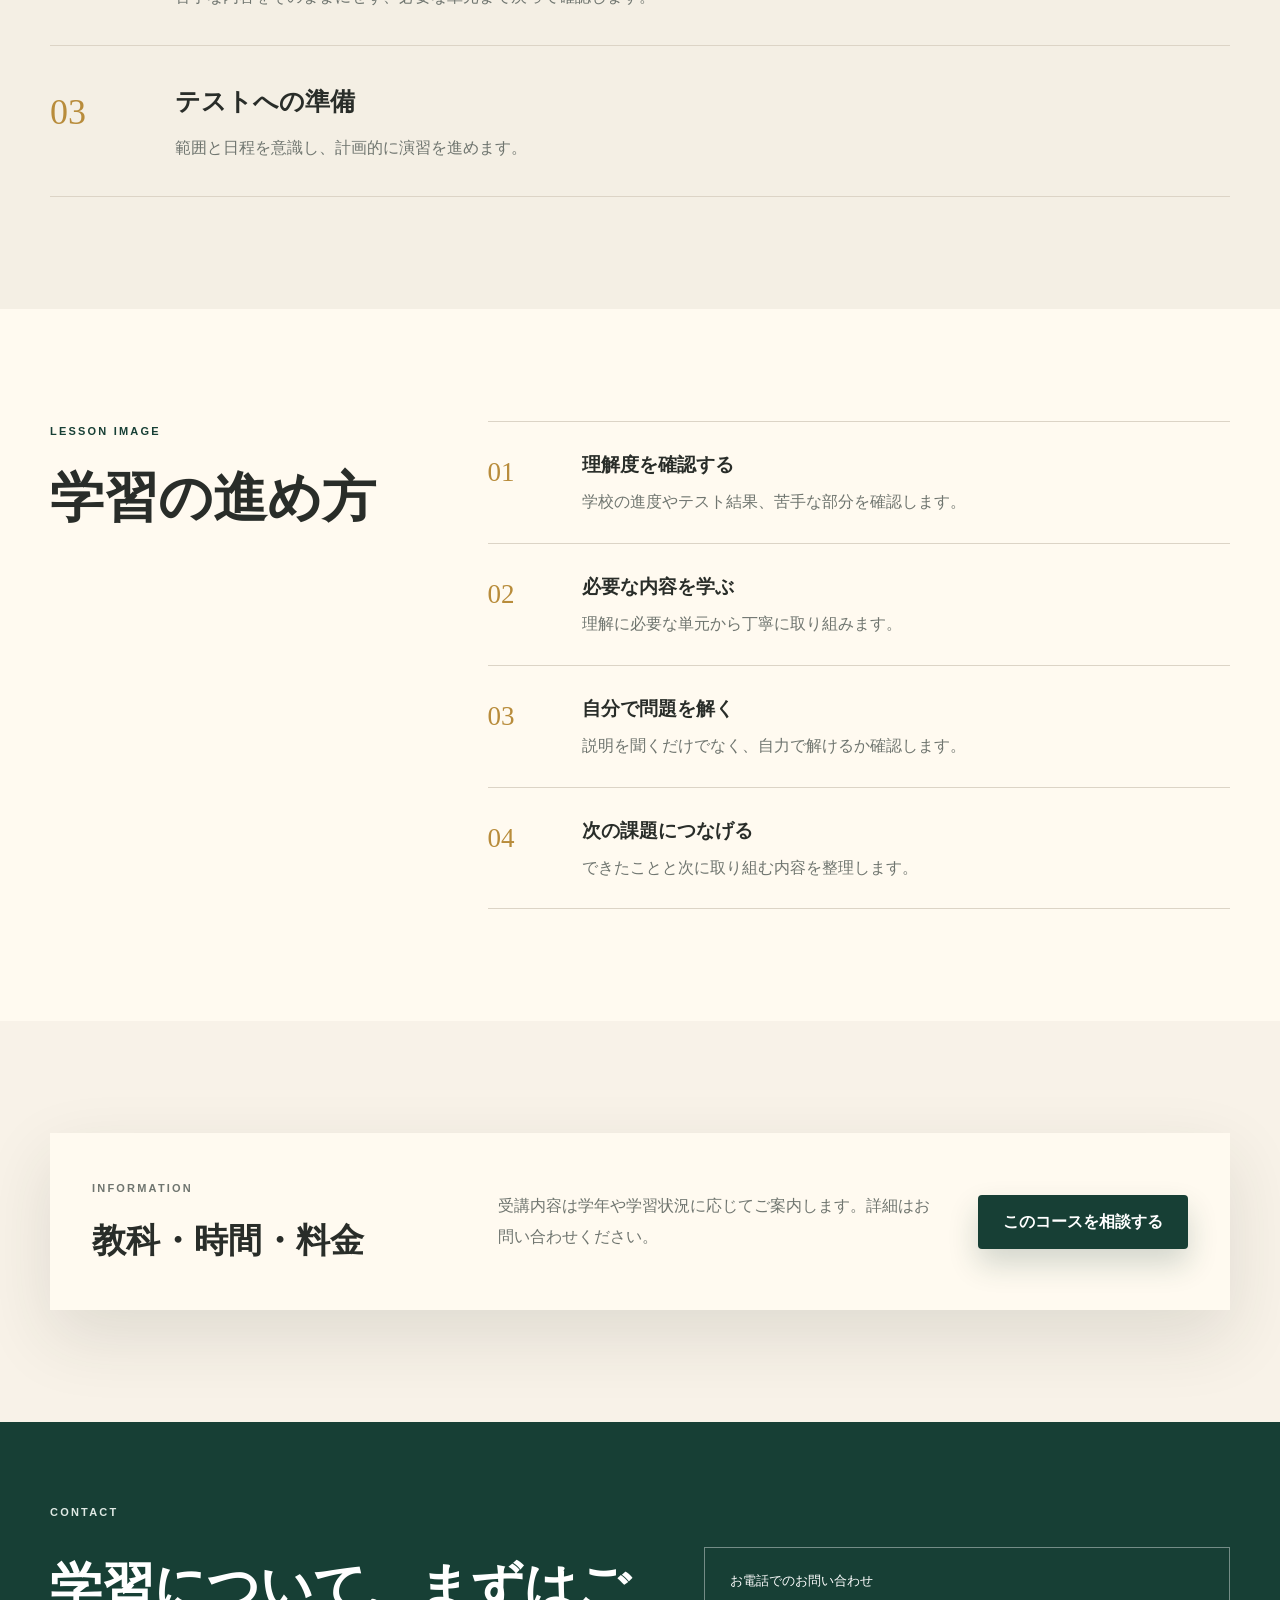
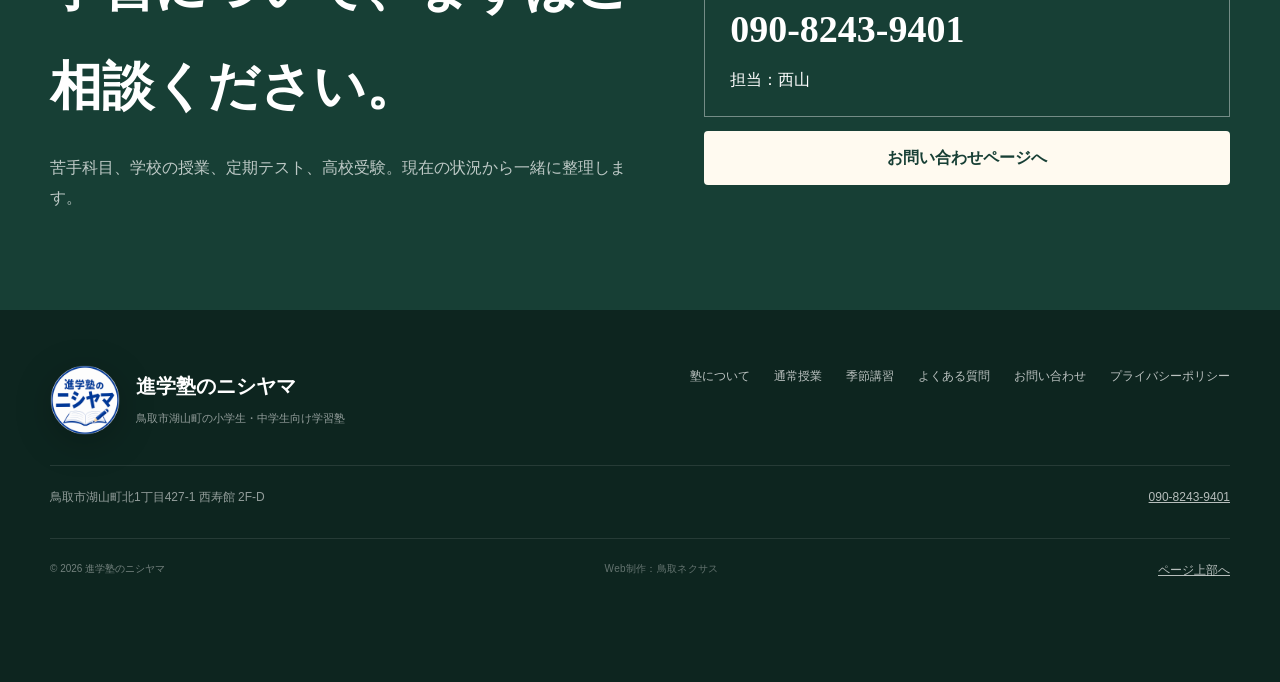
<file: junior.html>
<!doctype html>
    <html lang="ja">
    <head>
      <meta charset="utf-8">
      <meta name="viewport" content="width=device-width, initial-scale=1">
      <meta name="description" content="中学1年生・中学2年生向け。学校授業の復習、苦手克服、定期テスト対策を行います。教科は学年や状況に応じてご相談いただけます。">
      <meta name="theme-color" content="#173f35">
      <meta property="og:type" content="website">
      <meta property="og:title" content="中学生・標準コース｜進学塾のニシヤマ">
      <meta property="og:description" content="中学1年生・中学2年生向け。学校授業の復習、苦手克服、定期テスト対策を行います。教科は学年や状況に応じてご相談いただけます。">
      <meta property="og:image" content="assets/img/ogp.svg">
      <meta property="og:locale" content="ja_JP">
      <title>中学生・標準コース｜進学塾のニシヤマ</title>
      <link rel="icon" href="assets/img/favicon.png" type="image/png">
      <link rel="apple-touch-icon" href="assets/img/apple-touch-icon.png">
      <link rel="stylesheet" href="assets/css/style.css?v=20260825-9">

      <script type="application/ld+json">{"@context": "https://schema.org", "@type": "EducationalOrganization", "name": "進学塾のニシヤマ", "telephone": "+81-90-8243-9401", "address": {"@type": "PostalAddress", "addressLocality": "鳥取市", "streetAddress": "湖山町北1丁目427-1 西寿館 2F-D", "addressCountry": "JP"}, "areaServed": "鳥取県鳥取市", "description": "鳥取市湖山町の小学生・中学生向け地域密着型学習塾"}</script>
      <script src="assets/js/script.js" defer></script>
    </head>
    <body class="" data-page="regular">
      <a class="skip-link" href="#main">本文へ移動</a>
      <div class="site-loader" aria-hidden="true"><span>西</span></div>

      <header class="site-header">
        <div class="header-shell">
          <a class="brand" href="index.html" aria-label="進学塾のニシヤマ ホーム">
            <img class="brand-logo" src="assets/img/nishiyama-logo.png" alt="" width="64" height="64">
            <span class="brand-copy">
              <strong>進学塾のニシヤマ</strong>
              <small>NISHIYAMA STUDY SCHOOL</small>
            </span>
          </a>

          <button class="menu-toggle" type="button" aria-expanded="false" aria-controls="global-nav">
            <span></span><span></span><span></span>
            <span class="sr-only">メニューを開く</span>
          </button>

          <nav class="global-nav" id="global-nav" aria-label="メインメニュー">
            <a href="about.html">塾について</a>
<a href="regular.html" class="is-current">通常授業</a>
<a href="seasonal.html">季節講習</a>
<a href="flow.html">入塾まで</a>
            <a class="nav-contact" href="contact.html">お問い合わせ</a>
          </nav>
        </div>
      </header>

      <main id="main">
        <section class="page-hero compact-hero">
  <div class="shell page-hero-grid">
    <div><p class="overline">JUNIOR HIGH COURSE</p><h1>中学生・標準コース</h1><p>中学1年生・中学2年生</p></div><div class="page-hero-mark">中</div>
  </div>
</section>
<section class="section">
  <div class="shell split-layout">
    <div class="section-heading sticky-heading reveal"><p class="overline">COURSE CONCEPT</p><h2>学校授業を理解し、定期テストと次学年につなげる。</h2></div>
    <div class="prose reveal"><p class="lead-paragraph">中学1年生・中学2年生を対象に、現在の理解度と目標に合わせて学習を進めます。</p><ul class="check-list"><li>学校授業の復習と定着</li><li>苦手単元の戻り学習</li><li>定期テストを意識した演習</li><li>高校受験を見据えた基礎づくり</li></ul></div>
  </div>
</section>
<section class="section section-tint">
  <div class="shell"><div class="section-heading reveal"><p class="overline">FOCUS</p><h2>中学生の学習で重視すること</h2></div><div class="focus-list"><article class="focus-item reveal"><span>01</span><div><h3>授業内容の定着</h3><p>学校で習った内容を復習し、自分で解ける状態を目指します。</p></div></article><article class="focus-item reveal"><span>02</span><div><h3>苦手の早期解消</h3><p>苦手な内容をそのままにせず、必要な単元まで戻って確認します。</p></div></article><article class="focus-item reveal"><span>03</span><div><h3>テストへの準備</h3><p>範囲と日程を意識し、計画的に演習を進めます。</p></div></article></div></div>
</section>
<section class="section">
  <div class="shell schedule-layout">
    <div class="section-heading reveal"><p class="overline">LESSON IMAGE</p><h2>学習の進め方</h2></div>
    <ol class="lesson-flow reveal"><li><span>01</span><div><h3>理解度を確認する</h3><p>学校の進度やテスト結果、苦手な部分を確認します。</p></div></li><li><span>02</span><div><h3>必要な内容を学ぶ</h3><p>理解に必要な単元から丁寧に取り組みます。</p></div></li><li><span>03</span><div><h3>自分で問題を解く</h3><p>説明を聞くだけでなく、自力で解けるか確認します。</p></div></li><li><span>04</span><div><h3>次の課題につなげる</h3><p>できたことと次に取り組む内容を整理します。</p></div></li></ol>
  </div>
</section>
<section class="section section-paper"><div class="shell note-panel reveal"><div><p class="overline">INFORMATION</p><h2>教科・時間・料金</h2></div><p>受講内容は学年や学習状況に応じてご案内します。詳細はお問い合わせください。</p><a class="button button-primary" href="contact.html">このコースを相談する</a></div></section>

      </main>

      <section class="site-cta">
        <div class="shell site-cta-inner reveal">
          <div>
            <p class="overline light">CONTACT</p>
            <h2>学習について、まずはご相談ください。</h2>
            <p>苦手科目、学校の授業、定期テスト、高校受験。現在の状況から一緒に整理します。</p>
          </div>
          <div class="site-cta-actions">
            <a class="phone-cta" href="tel:09082439401">
              <small>お電話でのお問い合わせ</small>
              <strong>090-8243-9401</strong>
              <span>担当：西山</span>
            </a>
            <a class="button button-paper" href="contact.html">お問い合わせページへ</a>
          </div>
        </div>
      </section>

      <footer class="site-footer">
        <div class="shell footer-main">
          <div class="footer-brand">
            <img class="brand-logo" src="assets/img/nishiyama-logo.png" alt="" width="64" height="64">
            <div>
              <strong>進学塾のニシヤマ</strong>
              <p>鳥取市湖山町の小学生・中学生向け学習塾</p>
            </div>
          </div>

      <nav class="footer-nav" aria-label="フッターメニュー">
        <a href="about.html">塾について</a>
        <a href="regular.html">通常授業</a>
        <a href="seasonal.html">季節講習</a>
        <a href="faq.html">よくある質問</a>
        <a href="contact.html">お問い合わせ</a>
        <a href="privacy.html">プライバシーポリシー</a>
      </nav>

        </div>
        <div class="shell footer-info">
          <address>鳥取市湖山町北1丁目427-1 西寿館 2F-D</address>
          <a href="tel:09082439401">090-8243-9401</a>
        </div>
        <div class="shell footer-bottom">
          <small>&copy; <span data-current-year></span> 進学塾のニシヤマ</small>
          <a class="site-credit" href="https://tottorinexus.jp/" target="_blank" rel="noopener noreferrer">Web制作：鳥取ネクサス</a>
          <a href="#main">ページ上部へ</a>
        </div>
      </footer>

      <div class="mobile-bar">
        <a href="tel:09082439401"><span>電話相談</span><strong>090-8243-9401</strong></a>
        <a href="contact.html">お問い合わせ</a>
      </div>
    </body>
    </html>
</file>
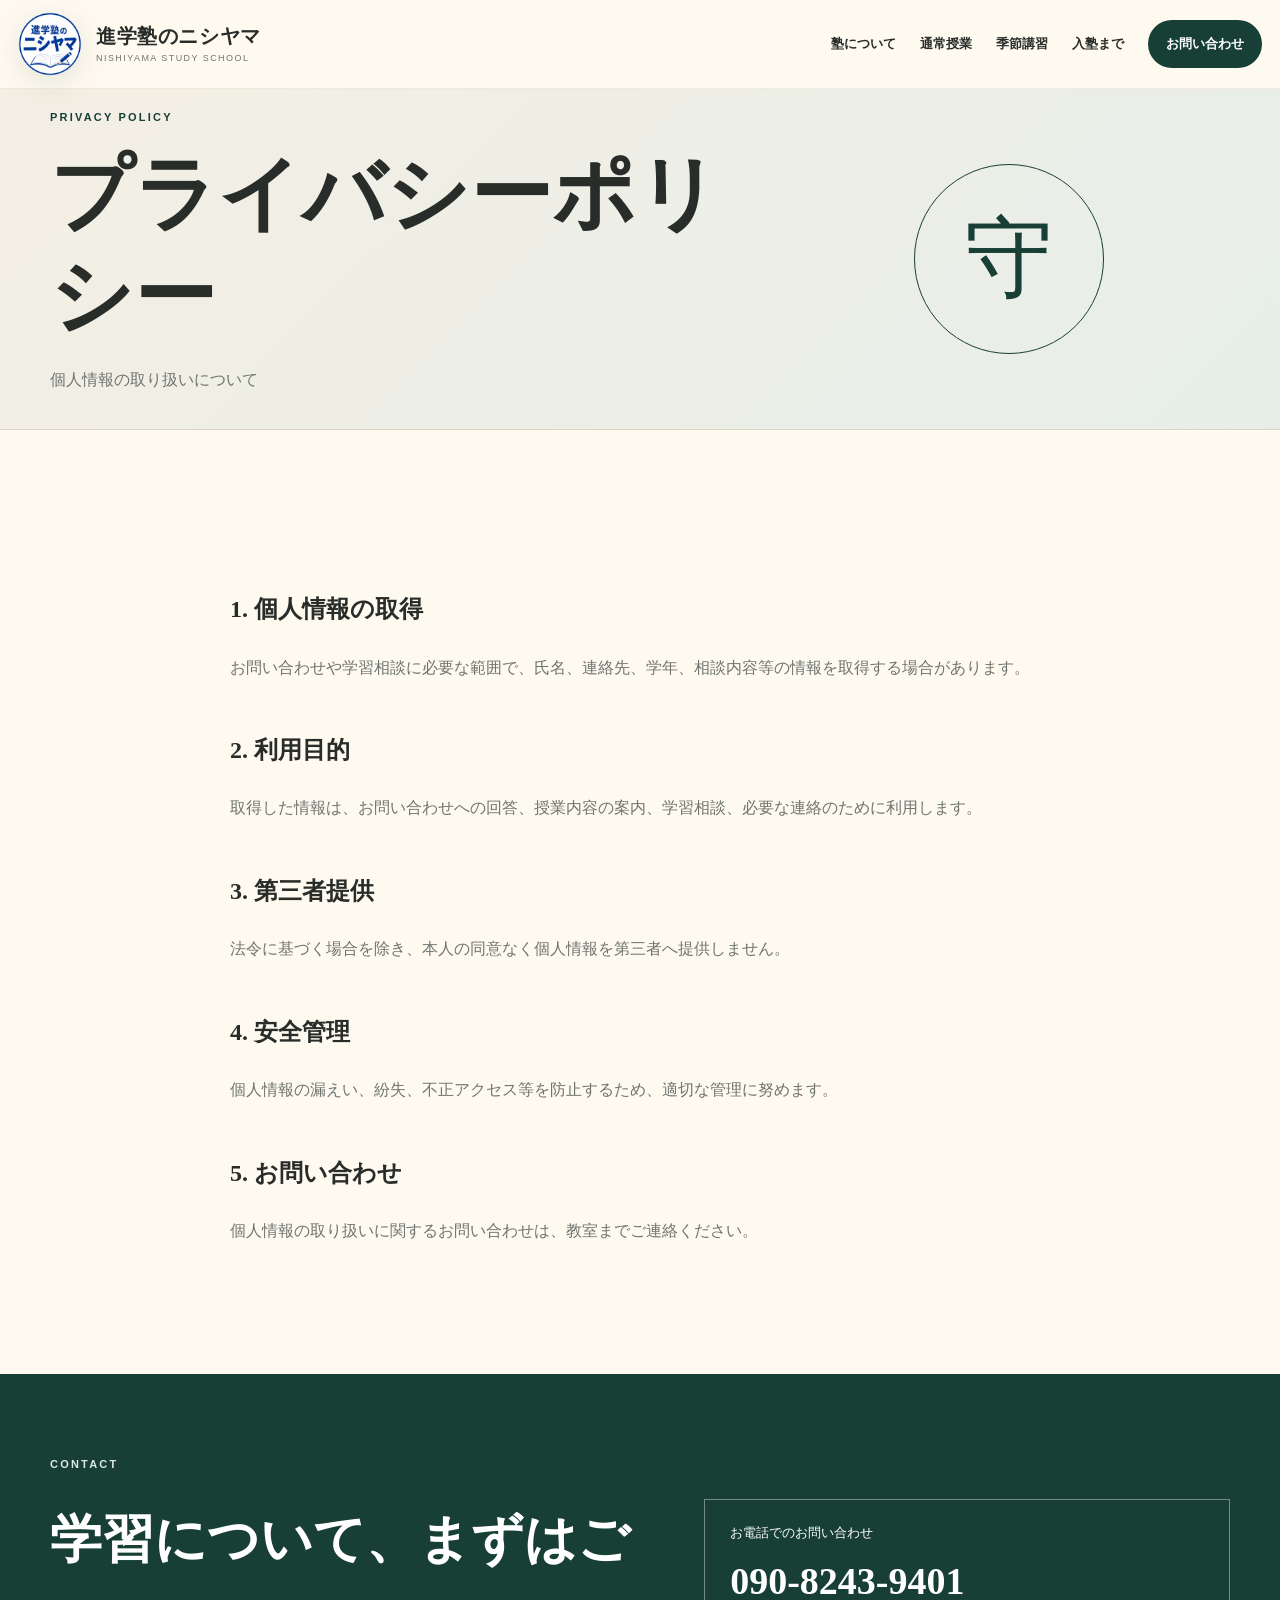
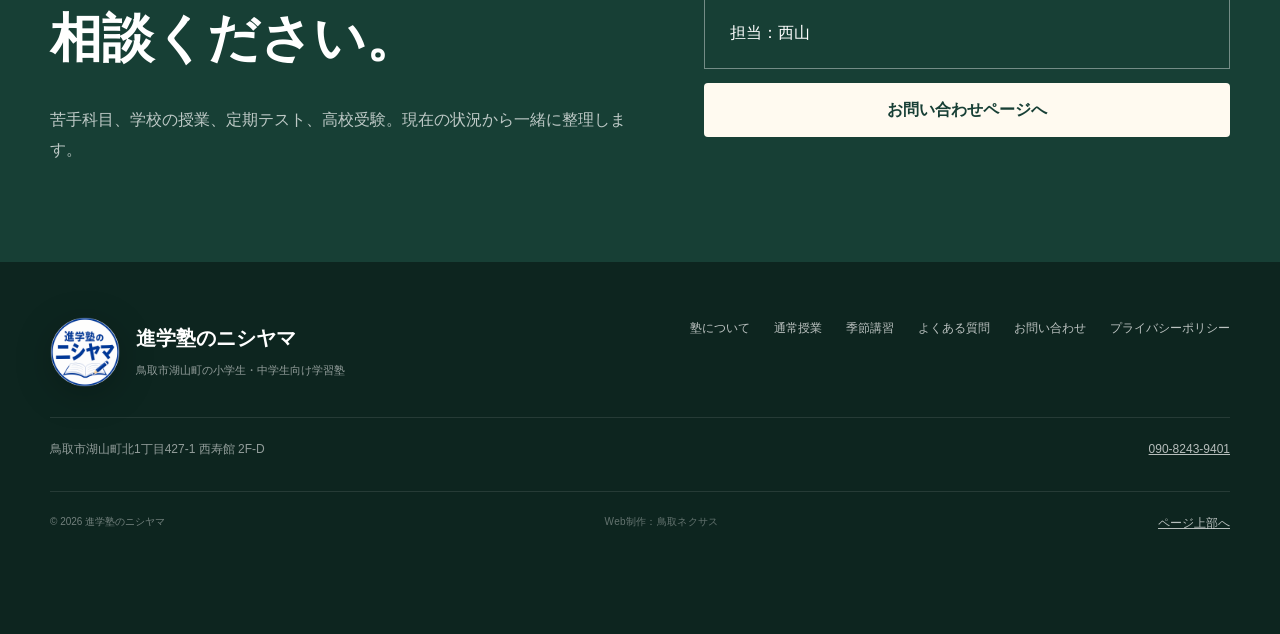
<file: privacy.html>
<!doctype html>
    <html lang="ja">
    <head>
      <meta charset="utf-8">
      <meta name="viewport" content="width=device-width, initial-scale=1">
      <meta name="description" content="進学塾のニシヤマにおける個人情報の取り扱いについてご案内します。">
      <meta name="theme-color" content="#173f35">
      <meta property="og:type" content="website">
      <meta property="og:title" content="プライバシーポリシー｜進学塾のニシヤマ">
      <meta property="og:description" content="進学塾のニシヤマにおける個人情報の取り扱いについてご案内します。">
      <meta property="og:image" content="assets/img/ogp.svg">
      <meta property="og:locale" content="ja_JP">
      <title>プライバシーポリシー｜進学塾のニシヤマ</title>
      <link rel="icon" href="assets/img/favicon.png" type="image/png">
      <link rel="apple-touch-icon" href="assets/img/apple-touch-icon.png">
      <link rel="stylesheet" href="assets/css/style.css?v=20260825-9">


      <script src="assets/js/script.js" defer></script>
    </head>
    <body class="" data-page="privacy">
      <a class="skip-link" href="#main">本文へ移動</a>
      <div class="site-loader" aria-hidden="true"><span>西</span></div>

      <header class="site-header">
        <div class="header-shell">
          <a class="brand" href="index.html" aria-label="進学塾のニシヤマ ホーム">
            <img class="brand-logo" src="assets/img/nishiyama-logo.png" alt="" width="64" height="64">
            <span class="brand-copy">
              <strong>進学塾のニシヤマ</strong>
              <small>NISHIYAMA STUDY SCHOOL</small>
            </span>
          </a>

          <button class="menu-toggle" type="button" aria-expanded="false" aria-controls="global-nav">
            <span></span><span></span><span></span>
            <span class="sr-only">メニューを開く</span>
          </button>

          <nav class="global-nav" id="global-nav" aria-label="メインメニュー">
            <a href="about.html">塾について</a>
<a href="regular.html">通常授業</a>
<a href="seasonal.html">季節講習</a>
<a href="flow.html">入塾まで</a>
            <a class="nav-contact" href="contact.html">お問い合わせ</a>
          </nav>
        </div>
      </header>

      <main id="main">
        <section class="page-hero compact-hero"><div class="shell page-hero-grid"><div><p class="overline">PRIVACY POLICY</p><h1>プライバシーポリシー</h1><p>個人情報の取り扱いについて</p></div><div class="page-hero-mark">守</div></div></section>
<section class="section"><div class="shell article-narrow legal-content">
<h2>1. 個人情報の取得</h2><p>お問い合わせや学習相談に必要な範囲で、氏名、連絡先、学年、相談内容等の情報を取得する場合があります。</p>
<h2>2. 利用目的</h2><p>取得した情報は、お問い合わせへの回答、授業内容の案内、学習相談、必要な連絡のために利用します。</p>
<h2>3. 第三者提供</h2><p>法令に基づく場合を除き、本人の同意なく個人情報を第三者へ提供しません。</p>
<h2>4. 安全管理</h2><p>個人情報の漏えい、紛失、不正アクセス等を防止するため、適切な管理に努めます。</p>
<h2>5. お問い合わせ</h2><p>個人情報の取り扱いに関するお問い合わせは、教室までご連絡ください。</p>
</div></section>

      </main>

      <section class="site-cta">
        <div class="shell site-cta-inner reveal">
          <div>
            <p class="overline light">CONTACT</p>
            <h2>学習について、まずはご相談ください。</h2>
            <p>苦手科目、学校の授業、定期テスト、高校受験。現在の状況から一緒に整理します。</p>
          </div>
          <div class="site-cta-actions">
            <a class="phone-cta" href="tel:09082439401">
              <small>お電話でのお問い合わせ</small>
              <strong>090-8243-9401</strong>
              <span>担当：西山</span>
            </a>
            <a class="button button-paper" href="contact.html">お問い合わせページへ</a>
          </div>
        </div>
      </section>

      <footer class="site-footer">
        <div class="shell footer-main">
          <div class="footer-brand">
            <img class="brand-logo" src="assets/img/nishiyama-logo.png" alt="" width="64" height="64">
            <div>
              <strong>進学塾のニシヤマ</strong>
              <p>鳥取市湖山町の小学生・中学生向け学習塾</p>
            </div>
          </div>

      <nav class="footer-nav" aria-label="フッターメニュー">
        <a href="about.html">塾について</a>
        <a href="regular.html">通常授業</a>
        <a href="seasonal.html">季節講習</a>
        <a href="faq.html">よくある質問</a>
        <a href="contact.html">お問い合わせ</a>
        <a href="privacy.html">プライバシーポリシー</a>
      </nav>

        </div>
        <div class="shell footer-info">
          <address>鳥取市湖山町北1丁目427-1 西寿館 2F-D</address>
          <a href="tel:09082439401">090-8243-9401</a>
        </div>
        <div class="shell footer-bottom">
          <small>&copy; <span data-current-year></span> 進学塾のニシヤマ</small>
          <a class="site-credit" href="https://tottorinexus.jp/" target="_blank" rel="noopener noreferrer">Web制作：鳥取ネクサス</a>
          <a href="#main">ページ上部へ</a>
        </div>
      </footer>

      <div class="mobile-bar">
        <a href="tel:09082439401"><span>電話相談</span><strong>090-8243-9401</strong></a>
        <a href="contact.html">お問い合わせ</a>
      </div>
    </body>
    </html>
</file>
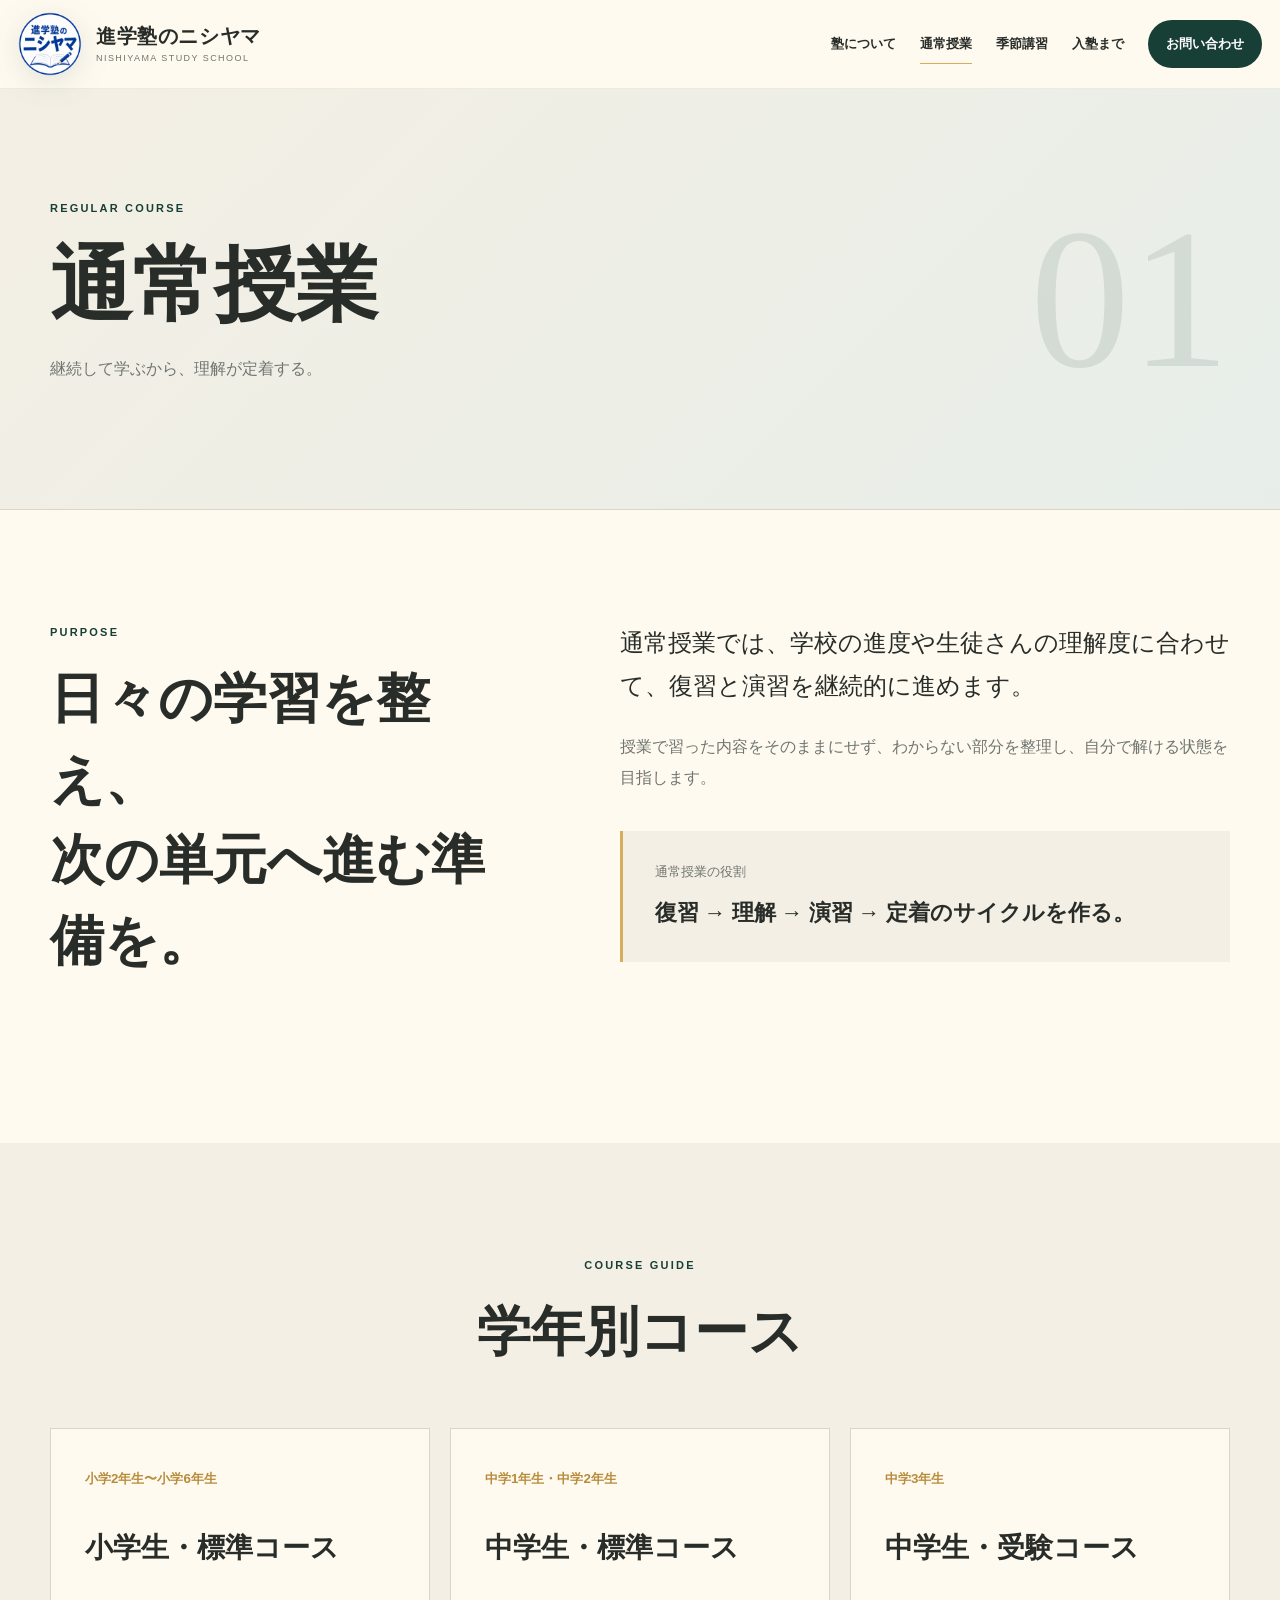
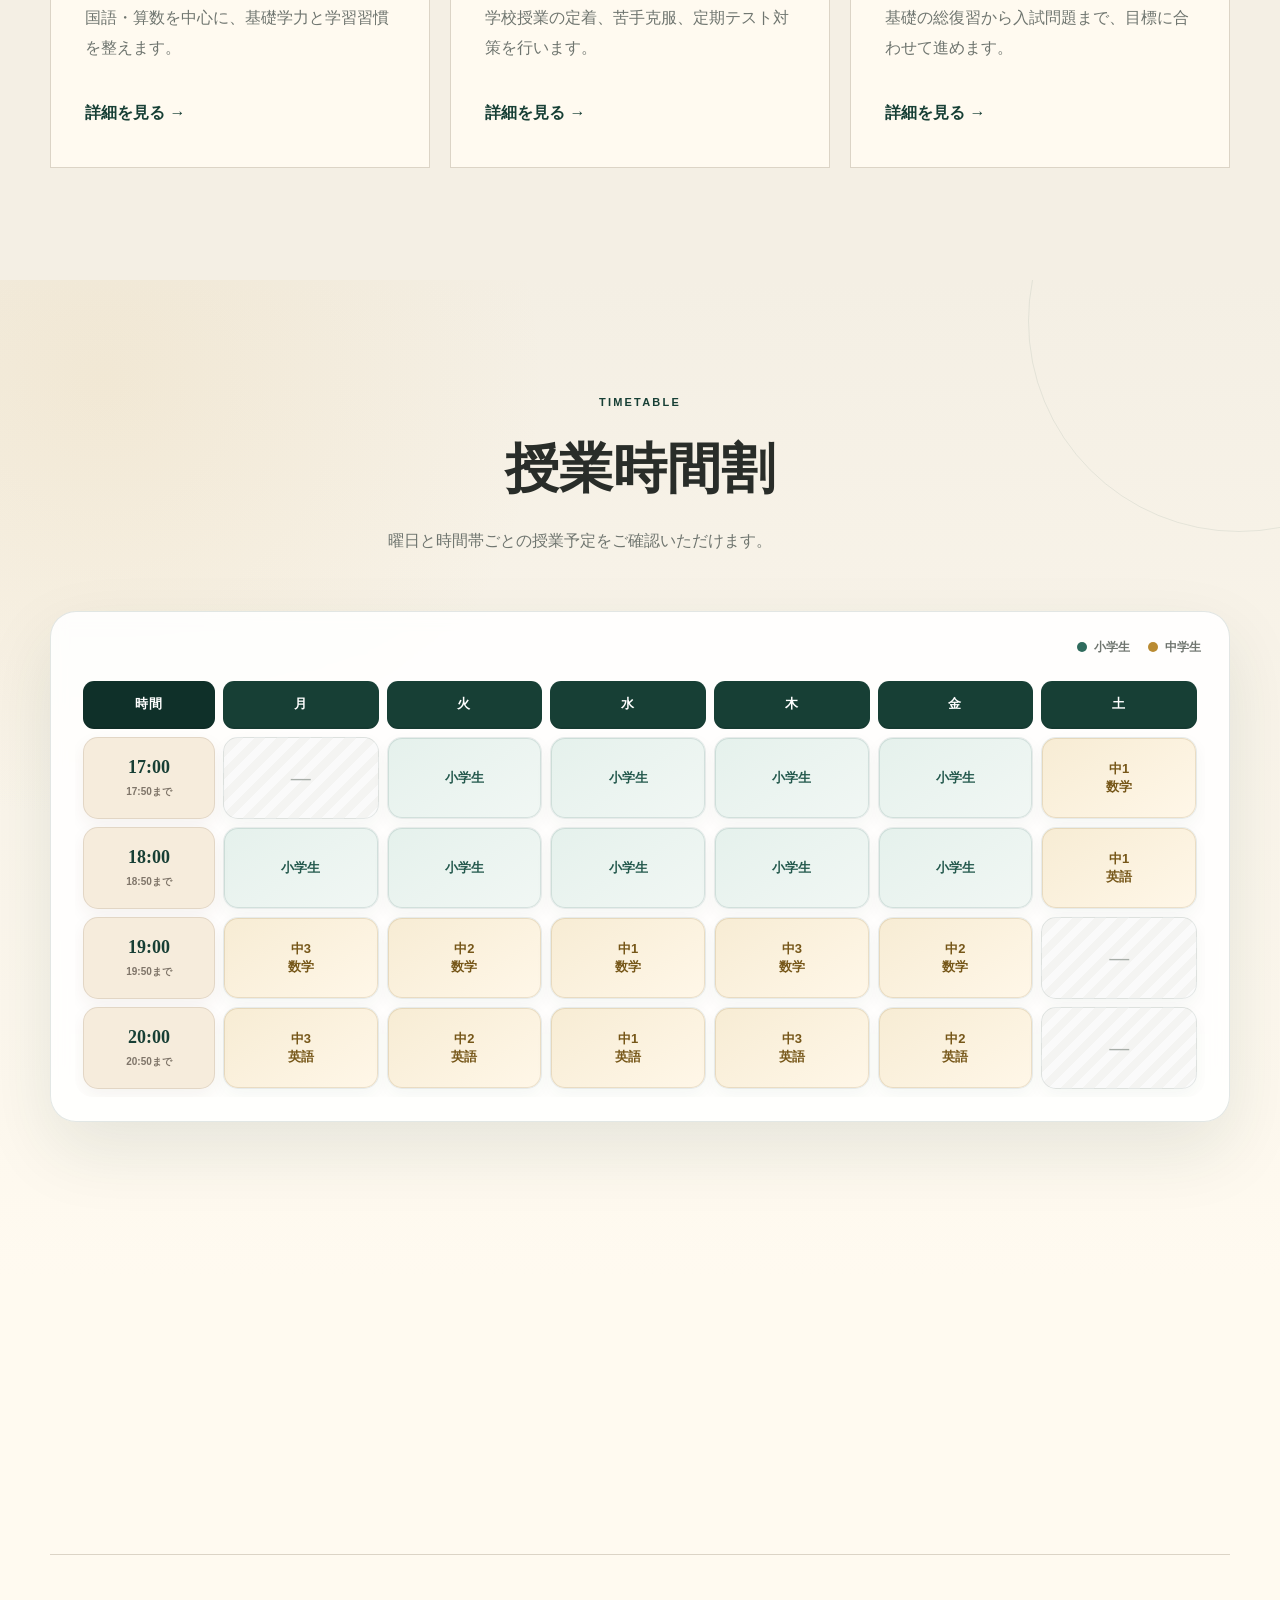
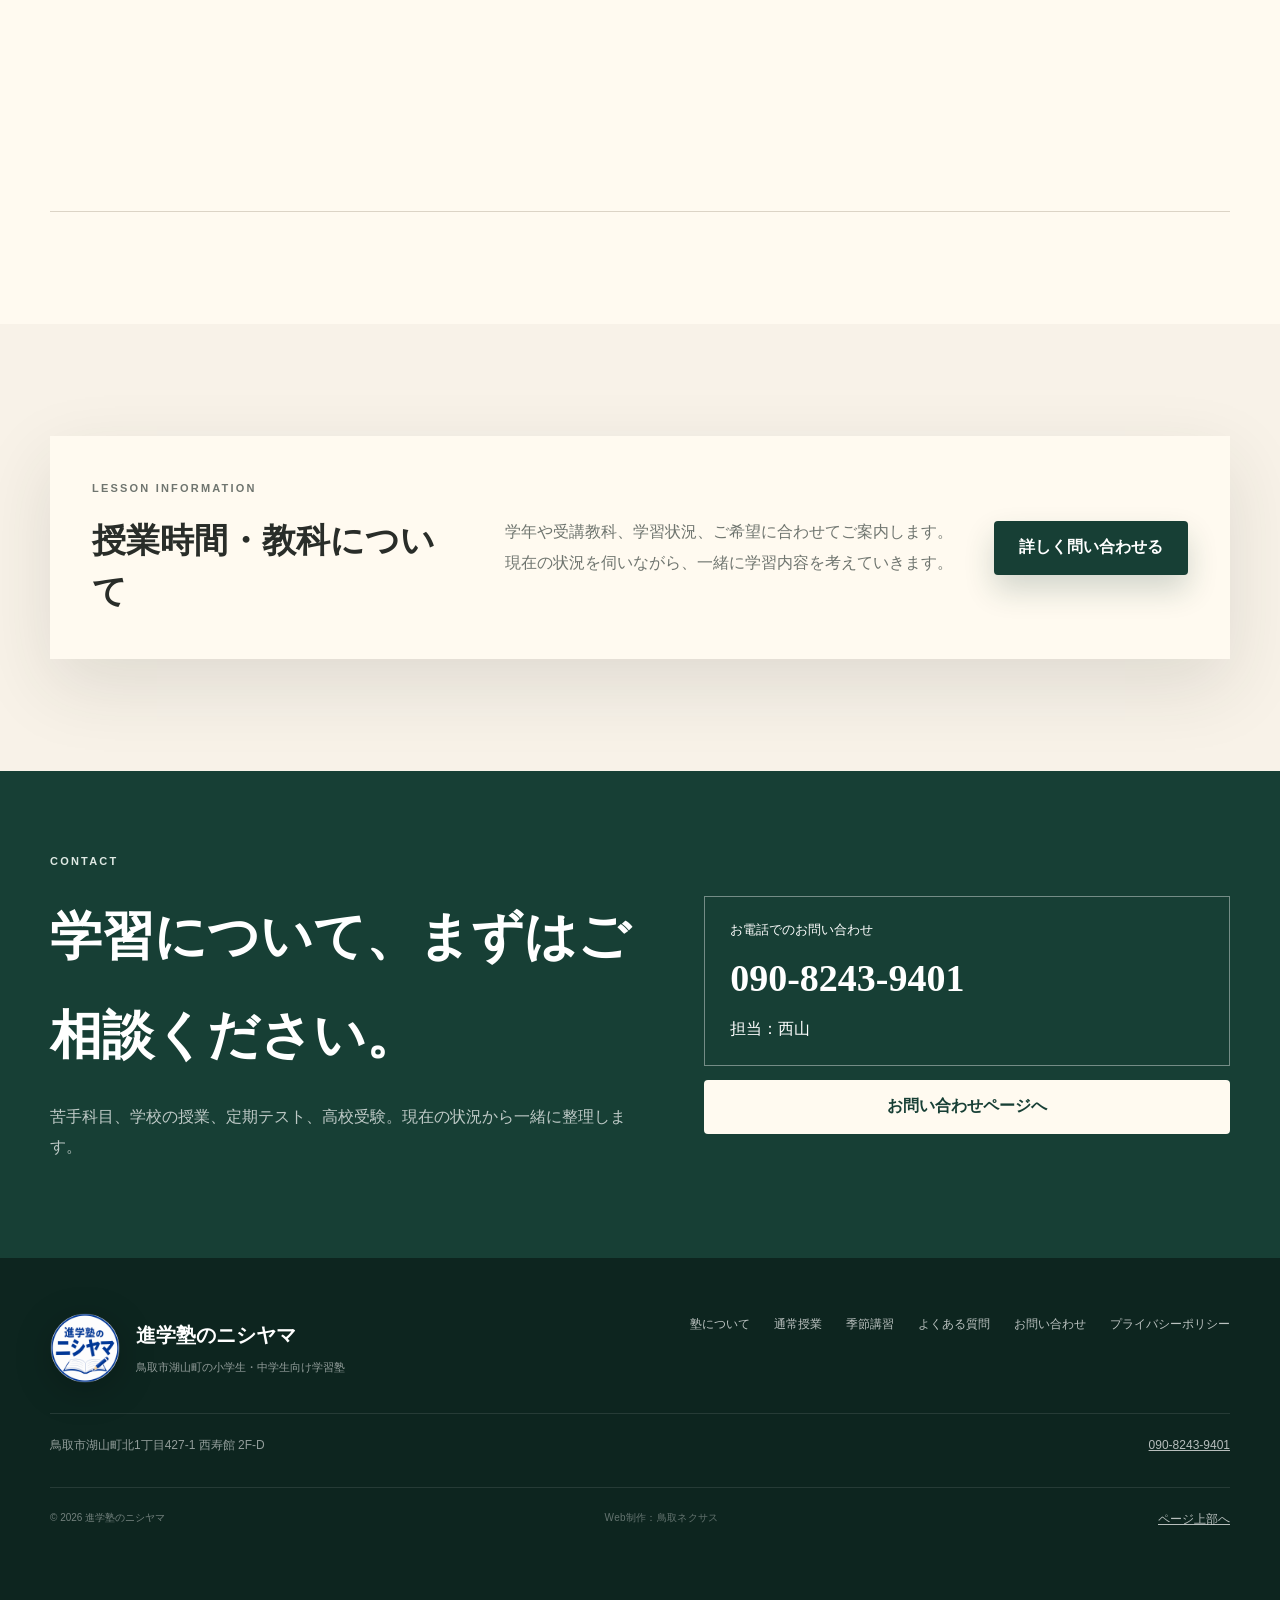
<file: regular.html>
<!doctype html>
    <html lang="ja">
    <head>
      <meta charset="utf-8">
      <meta name="viewport" content="width=device-width, initial-scale=1">
      <meta name="description" content="小学生・中学生向け通常授業。学校内容の復習、苦手克服、定期テスト、高校受験対策に対応します。">
      <meta name="theme-color" content="#173f35">
      <meta property="og:type" content="website">
      <meta property="og:title" content="通常授業｜進学塾のニシヤマ">
      <meta property="og:description" content="小学生・中学生向け通常授業。学校内容の復習、苦手克服、定期テスト、高校受験対策に対応します。">
      <meta property="og:image" content="assets/img/ogp.svg">
      <meta property="og:locale" content="ja_JP">
      <title>通常授業｜進学塾のニシヤマ</title>
      <link rel="icon" href="assets/img/favicon.png" type="image/png">
      <link rel="apple-touch-icon" href="assets/img/apple-touch-icon.png">
      <link rel="stylesheet" href="assets/css/style.css?v=20260825-9">

      <script type="application/ld+json">{"@context": "https://schema.org", "@type": "EducationalOrganization", "name": "進学塾のニシヤマ", "telephone": "+81-90-8243-9401", "address": {"@type": "PostalAddress", "addressLocality": "鳥取市", "streetAddress": "湖山町北1丁目427-1 西寿館 2F-D", "addressCountry": "JP"}, "areaServed": "鳥取県鳥取市", "description": "鳥取市湖山町の小学生・中学生向け地域密着型学習塾"}</script>
      <script src="assets/js/script.js" defer></script>
    </head>
    <body class="" data-page="regular">
      <a class="skip-link" href="#main">本文へ移動</a>
      <div class="site-loader" aria-hidden="true"><span>西</span></div>

      <header class="site-header">
        <div class="header-shell">
          <a class="brand" href="index.html" aria-label="進学塾のニシヤマ ホーム">
            <img class="brand-logo" src="assets/img/nishiyama-logo.png" alt="" width="64" height="64">
            <span class="brand-copy">
              <strong>進学塾のニシヤマ</strong>
              <small>NISHIYAMA STUDY SCHOOL</small>
            </span>
          </a>

          <button class="menu-toggle" type="button" aria-expanded="false" aria-controls="global-nav">
            <span></span><span></span><span></span>
            <span class="sr-only">メニューを開く</span>
          </button>

          <nav class="global-nav" id="global-nav" aria-label="メインメニュー">
            <a href="about.html">塾について</a>
<a href="regular.html" class="is-current">通常授業</a>
<a href="seasonal.html">季節講習</a>
<a href="flow.html">入塾まで</a>
            <a class="nav-contact" href="contact.html">お問い合わせ</a>
          </nav>
        </div>
      </header>

      <main id="main">
        <section class="page-hero course-hero">
  <div class="shell page-hero-grid">
    <div><p class="overline">REGULAR COURSE</p><h1>通常授業</h1><p>継続して学ぶから、理解が定着する。</p></div>
    <div class="page-hero-number">01</div>
  </div>
</section>
<section class="section">
  <div class="shell split-layout">
    <div class="section-heading sticky-heading reveal"><p class="overline">PURPOSE</p><h2>日々の学習を整え、<br>次の単元へ進む準備を。</h2></div>
    <div class="prose reveal"><p class="lead-paragraph">通常授業では、学校の進度や生徒さんの理解度に合わせて、復習と演習を継続的に進めます。</p><p>授業で習った内容をそのままにせず、わからない部分を整理し、自分で解ける状態を目指します。</p><blockquote><small>通常授業の役割</small><strong>復習 → 理解 → 演習 → 定着のサイクルを作る。</strong></blockquote></div>
  </div>
</section>
<section class="section section-tint">
  <div class="shell">
    <div class="section-heading centered reveal"><p class="overline">COURSE GUIDE</p><h2>学年別コース</h2></div>
    <div class="detail-course-grid">
      <a class="detail-course reveal" href="elementary.html"><small>小学2年生〜小学6年生</small><h3>小学生・標準コース</h3><p>国語・算数を中心に、基礎学力と学習習慣を整えます。</p><span>詳細を見る →</span></a>
      <a class="detail-course reveal" href="junior.html"><small>中学1年生・中学2年生</small><h3>中学生・標準コース</h3><p>学校授業の定着、苦手克服、定期テスト対策を行います。</p><span>詳細を見る →</span></a>
      <a class="detail-course reveal" href="exam.html"><small>中学3年生</small><h3>中学生・受験コース</h3><p>基礎の総復習から入試問題まで、目標に合わせて進めます。</p><span>詳細を見る →</span></a>
    </div>
  </div>
</section>
<section class="section timetable-section" id="timetable">
  <div class="shell">
    <div class="section-heading centered reveal">
      <p class="overline">TIMETABLE</p>
      <h2>授業時間割</h2>
      <p>曜日と時間帯ごとの授業予定をご確認いただけます。</p>
    </div>
    <div class="timetable-card reveal">
      <div class="timetable-legend" aria-label="時間割の区分">
        <span><i class="legend-dot elementary-dot"></i>小学生</span>
        <span><i class="legend-dot junior-dot"></i>中学生</span>
      </div>
      <p class="timetable-scroll-hint">横にスクロールしてご覧ください</p>
      <div class="timetable-scroll" tabindex="0" aria-label="進学塾のニシヤマ 授業時間割">
      <table class="timetable-table">
        <thead>
          <tr>
            <th scope="col">時間</th>
            <th scope="col">月</th>
            <th scope="col">火</th>
            <th scope="col">水</th>
            <th scope="col">木</th>
            <th scope="col">金</th>
            <th scope="col">土</th>
          </tr>
        </thead>
        <tbody>
          <tr>
            <th scope="row"><span>17:00</span><small>17:50まで</small></th>
            <td class="no-lesson" aria-label="授業なし">—</td>
            <td><span class="lesson-chip elementary">小学生</span></td>
            <td><span class="lesson-chip elementary">小学生</span></td>
            <td><span class="lesson-chip elementary">小学生</span></td>
            <td><span class="lesson-chip elementary">小学生</span></td>
            <td><span class="lesson-chip junior">中1<br>数学</span></td>
          </tr>
          <tr>
            <th scope="row"><span>18:00</span><small>18:50まで</small></th>
            <td><span class="lesson-chip elementary">小学生</span></td>
            <td><span class="lesson-chip elementary">小学生</span></td>
            <td><span class="lesson-chip elementary">小学生</span></td>
            <td><span class="lesson-chip elementary">小学生</span></td>
            <td><span class="lesson-chip elementary">小学生</span></td>
            <td><span class="lesson-chip junior">中1<br>英語</span></td>
          </tr>
          <tr>
            <th scope="row"><span>19:00</span><small>19:50まで</small></th>
            <td><span class="lesson-chip junior">中3<br>数学</span></td>
            <td><span class="lesson-chip junior">中2<br>数学</span></td>
            <td><span class="lesson-chip junior">中1<br>数学</span></td>
            <td><span class="lesson-chip junior">中3<br>数学</span></td>
            <td><span class="lesson-chip junior">中2<br>数学</span></td>
            <td class="no-lesson" aria-label="授業なし">—</td>
          </tr>
          <tr>
            <th scope="row"><span>20:00</span><small>20:50まで</small></th>
            <td><span class="lesson-chip junior">中3<br>英語</span></td>
            <td><span class="lesson-chip junior">中2<br>英語</span></td>
            <td><span class="lesson-chip junior">中1<br>英語</span></td>
            <td><span class="lesson-chip junior">中3<br>英語</span></td>
            <td><span class="lesson-chip junior">中2<br>英語</span></td>
            <td class="no-lesson" aria-label="授業なし">—</td>
          </tr>
        </tbody>
      </table>
      </div>
    </div>
    <p class="timetable-note reveal">※時間割は変更となる場合があります。最新の予定はお問い合わせ時にご確認ください。</p>
  </div>
</section>
<section class="section">
  <div class="shell">
    <div class="section-heading reveal"><p class="overline">LEARNING CYCLE</p><h2>通常授業の進め方</h2></div>
    <div class="step-grid">
      <article class="step-card reveal"><span>01</span><h3>学習状況を確認</h3><p>学校の進度、テスト結果、苦手科目を確認します。</p></article>
      <article class="step-card reveal"><span>02</span><h3>必要な内容を復習</h3><p>理解が不十分な場合は、前の単元まで戻って学びます。</p></article>
      <article class="step-card reveal"><span>03</span><h3>問題演習</h3><p>説明を理解した後、自分で解けるかを確認します。</p></article>
      <article class="step-card reveal"><span>04</span><h3>次の目標を設定</h3><p>次回までの課題や目標を整理し、継続につなげます。</p></article>
    </div>
  </div>
</section>

<section class="section section-paper">
  <div class="shell note-panel reveal"><div><p class="overline">LESSON INFORMATION</p><h2>授業時間・教科について</h2></div><p>学年や受講教科、学習状況、ご希望に合わせてご案内します。現在の状況を伺いながら、一緒に学習内容を考えていきます。</p><a class="button button-primary" href="contact.html">詳しく問い合わせる</a></div>
</section>

      </main>

      <section class="site-cta">
        <div class="shell site-cta-inner reveal">
          <div>
            <p class="overline light">CONTACT</p>
            <h2>学習について、まずはご相談ください。</h2>
            <p>苦手科目、学校の授業、定期テスト、高校受験。現在の状況から一緒に整理します。</p>
          </div>
          <div class="site-cta-actions">
            <a class="phone-cta" href="tel:09082439401">
              <small>お電話でのお問い合わせ</small>
              <strong>090-8243-9401</strong>
              <span>担当：西山</span>
            </a>
            <a class="button button-paper" href="contact.html">お問い合わせページへ</a>
          </div>
        </div>
      </section>

      <footer class="site-footer">
        <div class="shell footer-main">
          <div class="footer-brand">
            <img class="brand-logo" src="assets/img/nishiyama-logo.png" alt="" width="64" height="64">
            <div>
              <strong>進学塾のニシヤマ</strong>
              <p>鳥取市湖山町の小学生・中学生向け学習塾</p>
            </div>
          </div>

      <nav class="footer-nav" aria-label="フッターメニュー">
        <a href="about.html">塾について</a>
        <a href="regular.html">通常授業</a>
        <a href="seasonal.html">季節講習</a>
        <a href="faq.html">よくある質問</a>
        <a href="contact.html">お問い合わせ</a>
        <a href="privacy.html">プライバシーポリシー</a>
      </nav>

        </div>
        <div class="shell footer-info">
          <address>鳥取市湖山町北1丁目427-1 西寿館 2F-D</address>
          <a href="tel:09082439401">090-8243-9401</a>
        </div>
        <div class="shell footer-bottom">
          <small>&copy; <span data-current-year></span> 進学塾のニシヤマ</small>
          <a class="site-credit" href="https://tottorinexus.jp/" target="_blank" rel="noopener noreferrer">Web制作：鳥取ネクサス</a>
          <a href="#main">ページ上部へ</a>
        </div>
      </footer>

      <div class="mobile-bar">
        <a href="tel:09082439401"><span>電話相談</span><strong>090-8243-9401</strong></a>
        <a href="contact.html">お問い合わせ</a>
      </div>
    </body>
    </html>
</file>
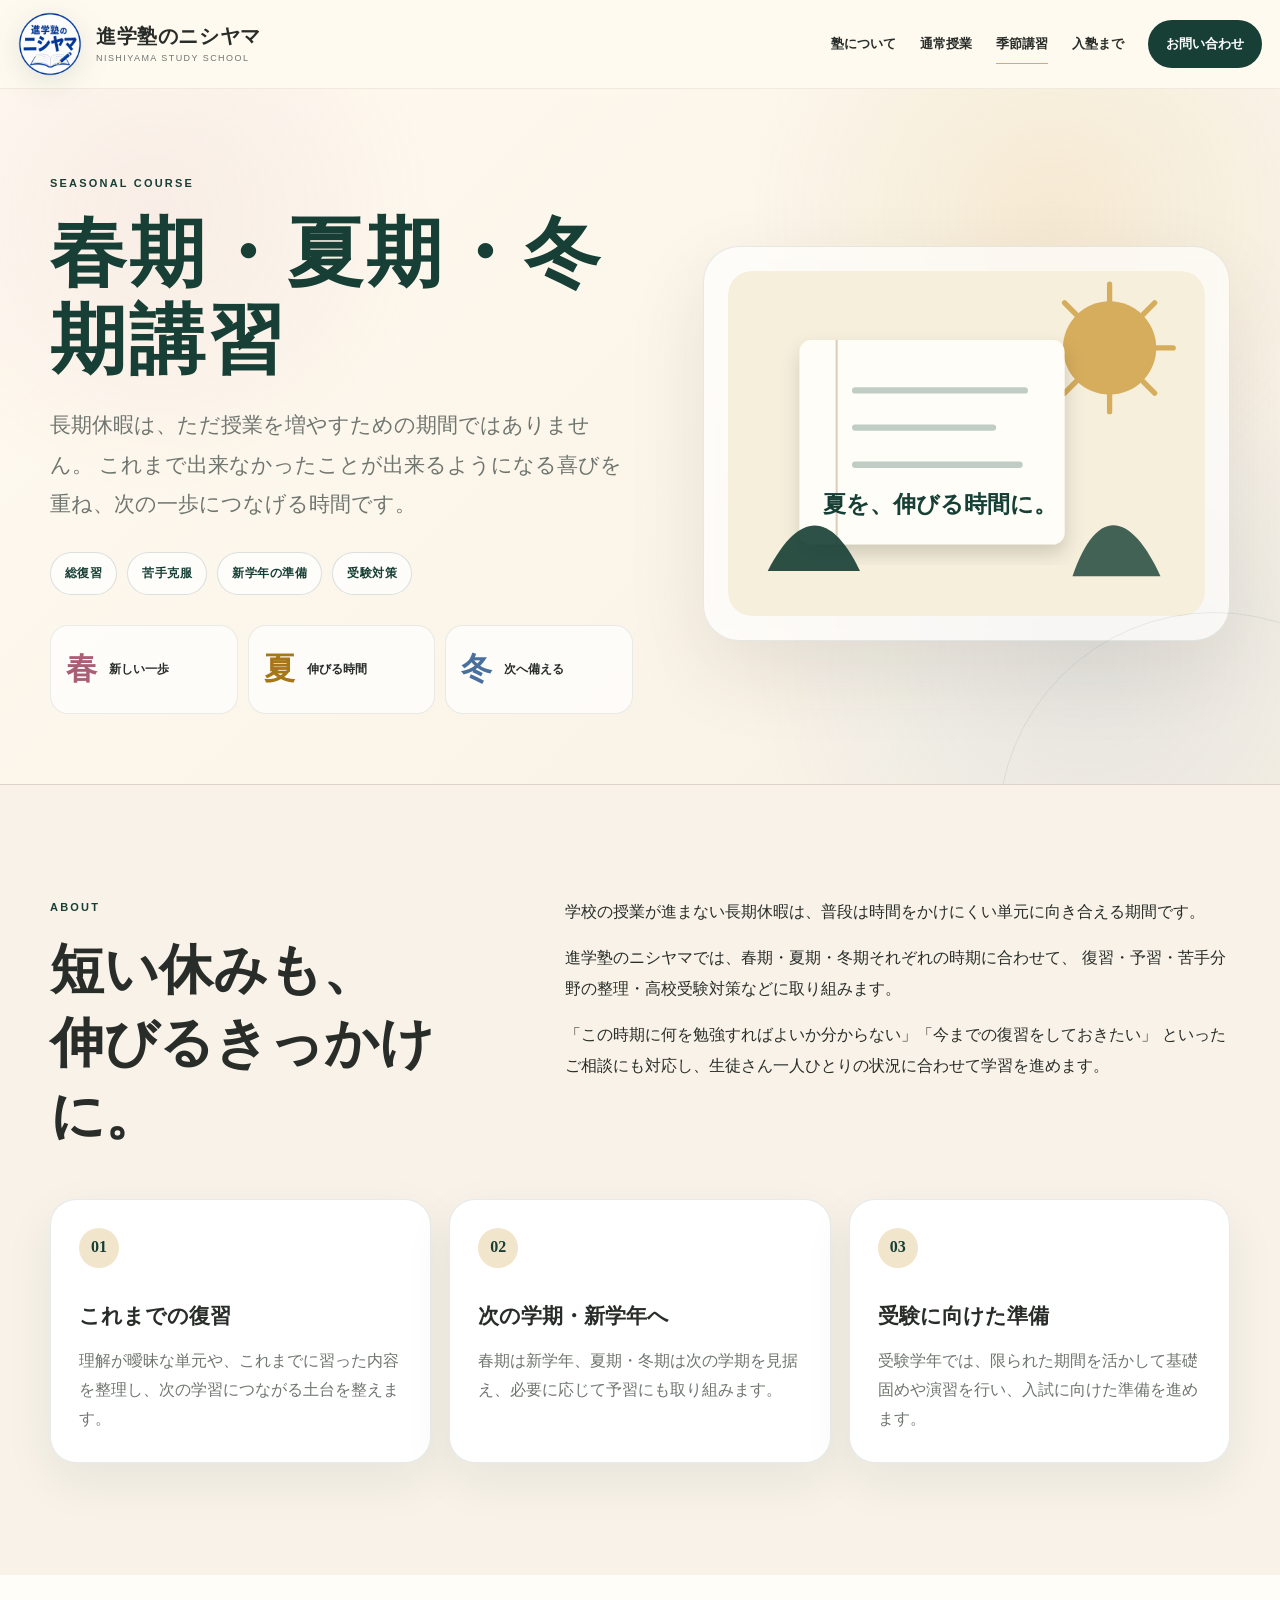
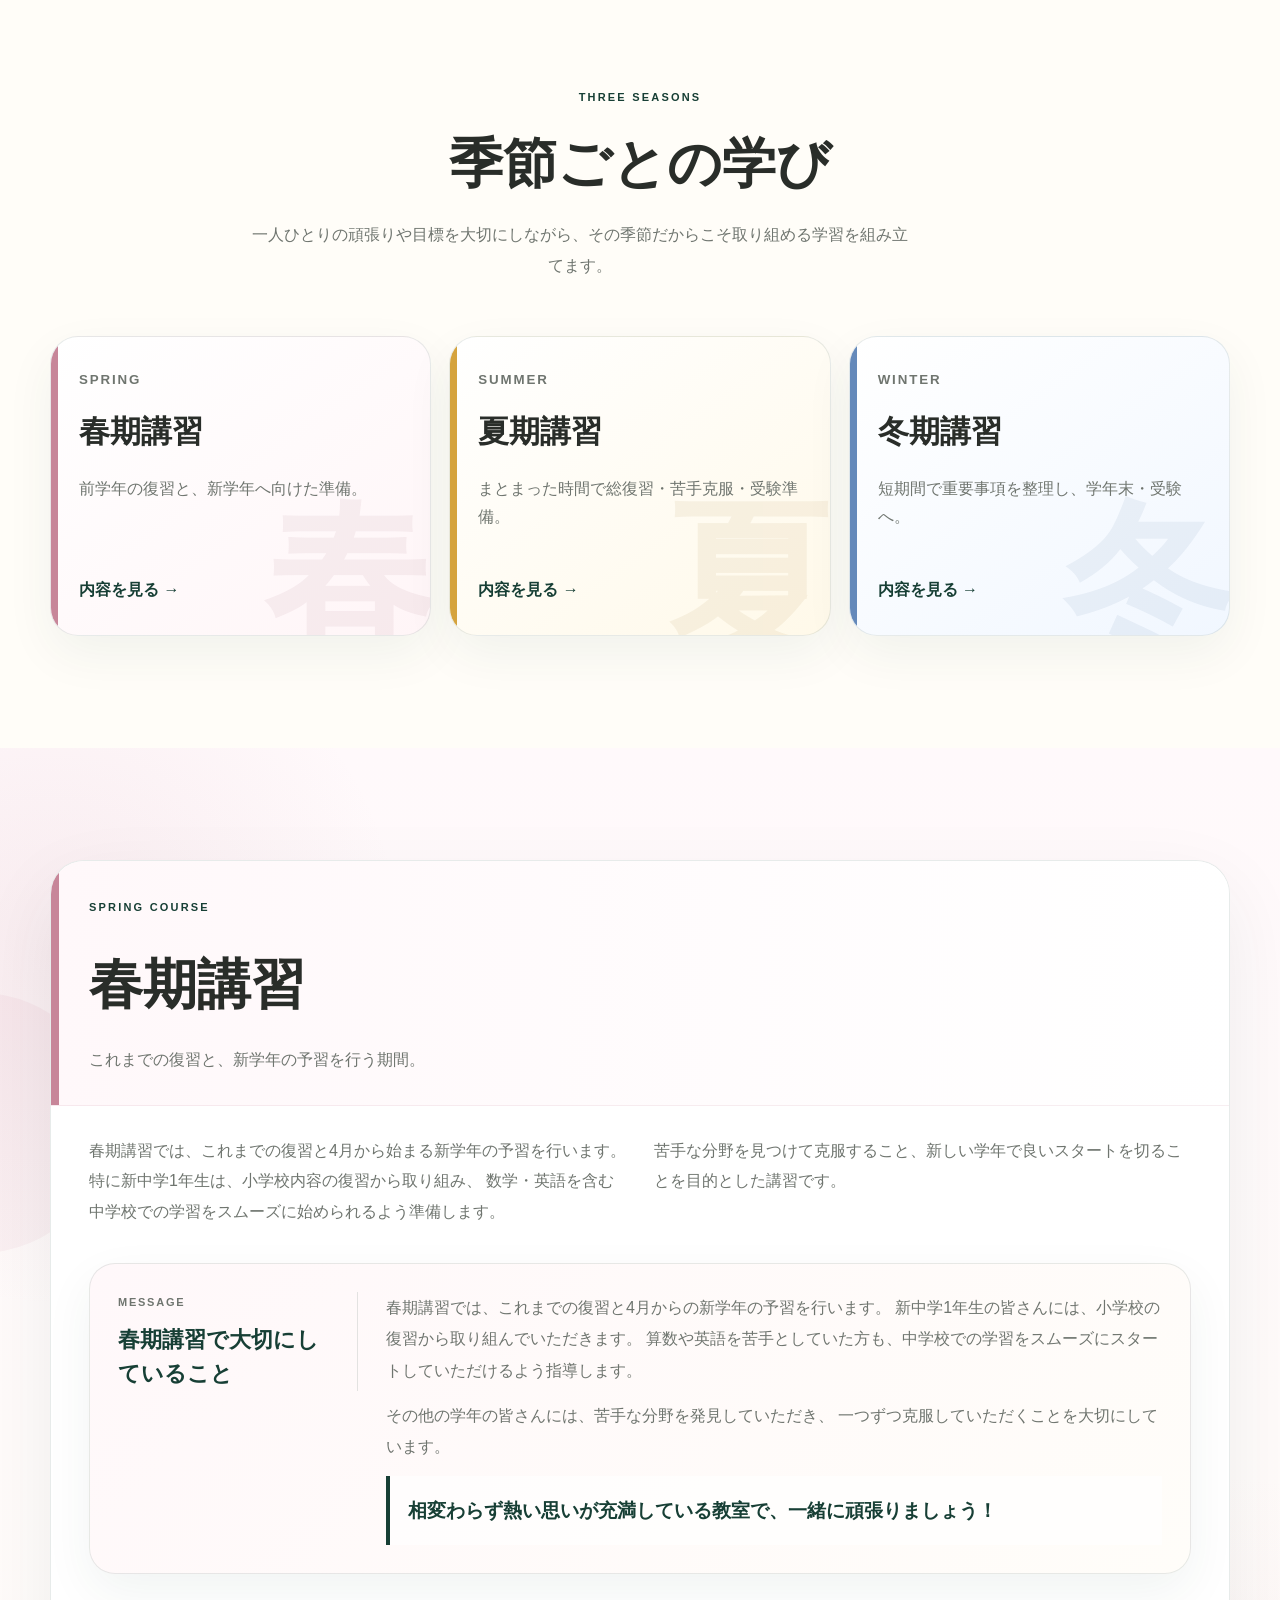
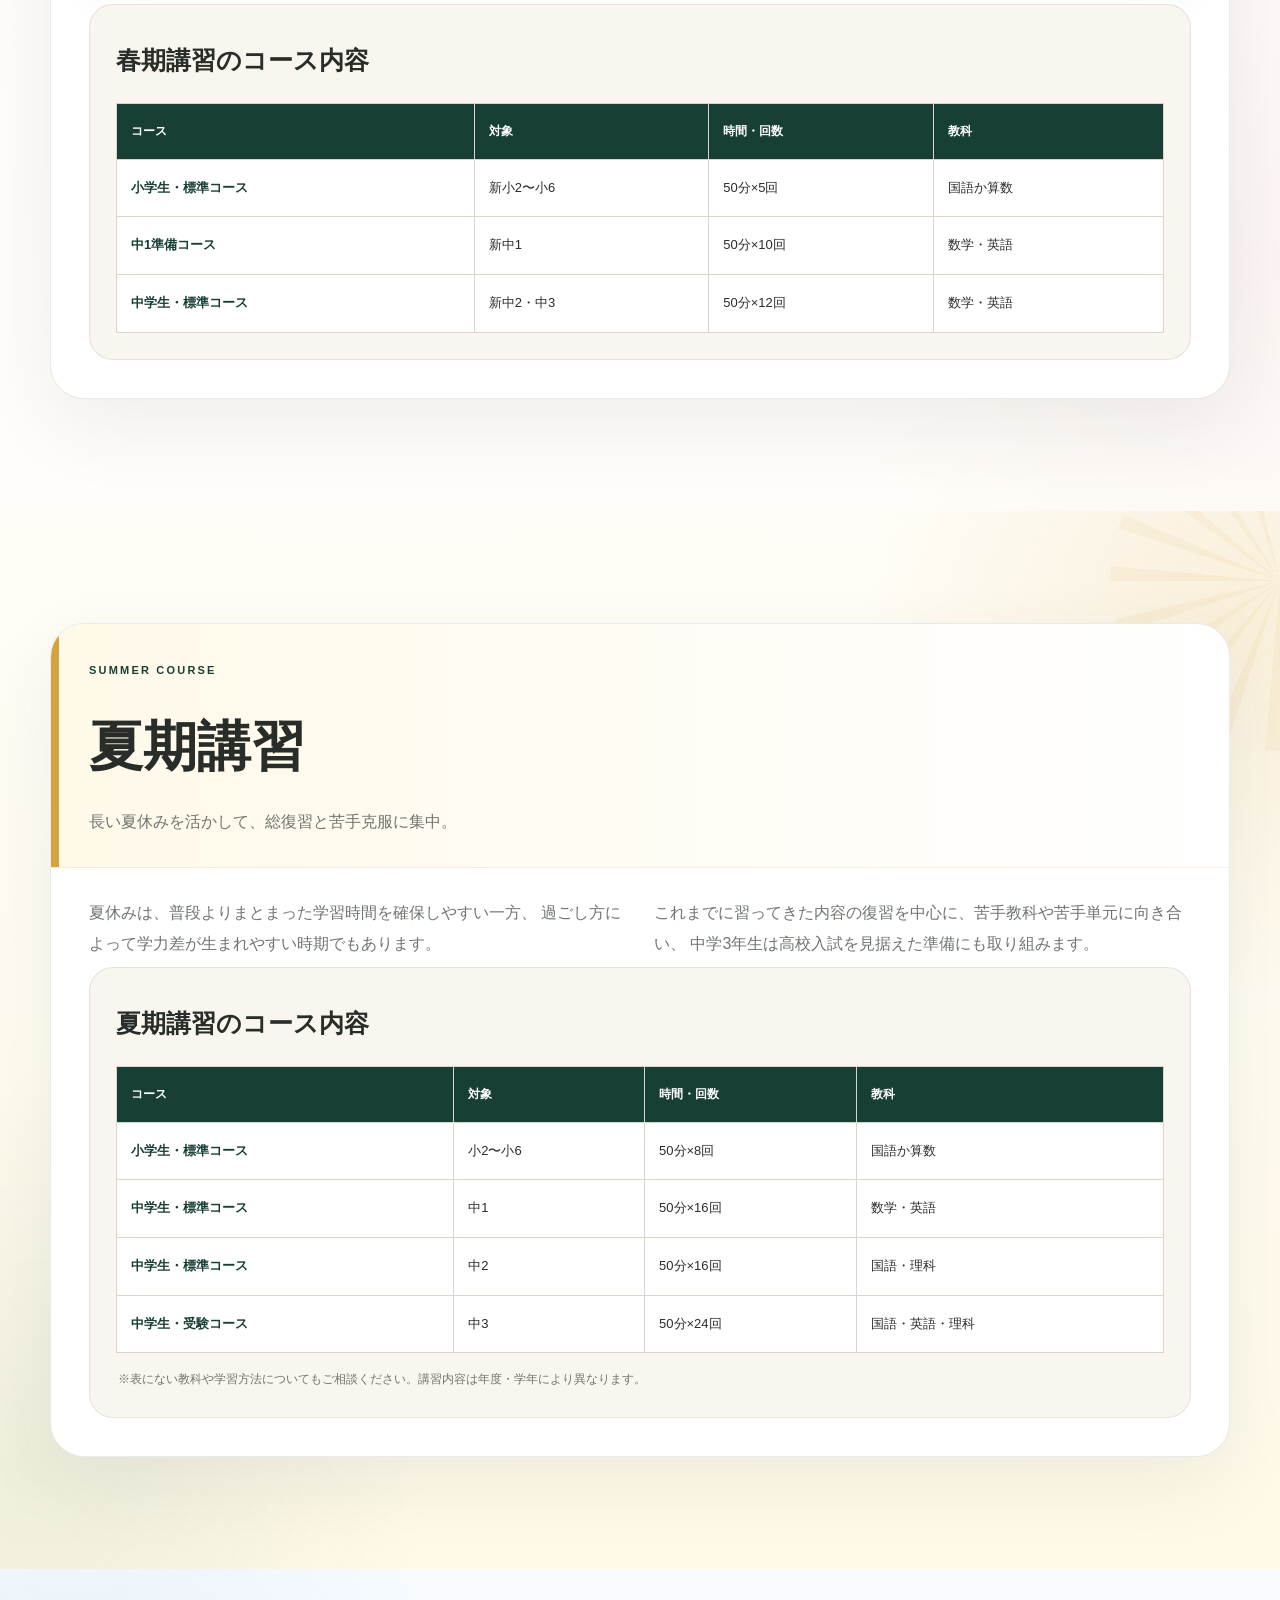
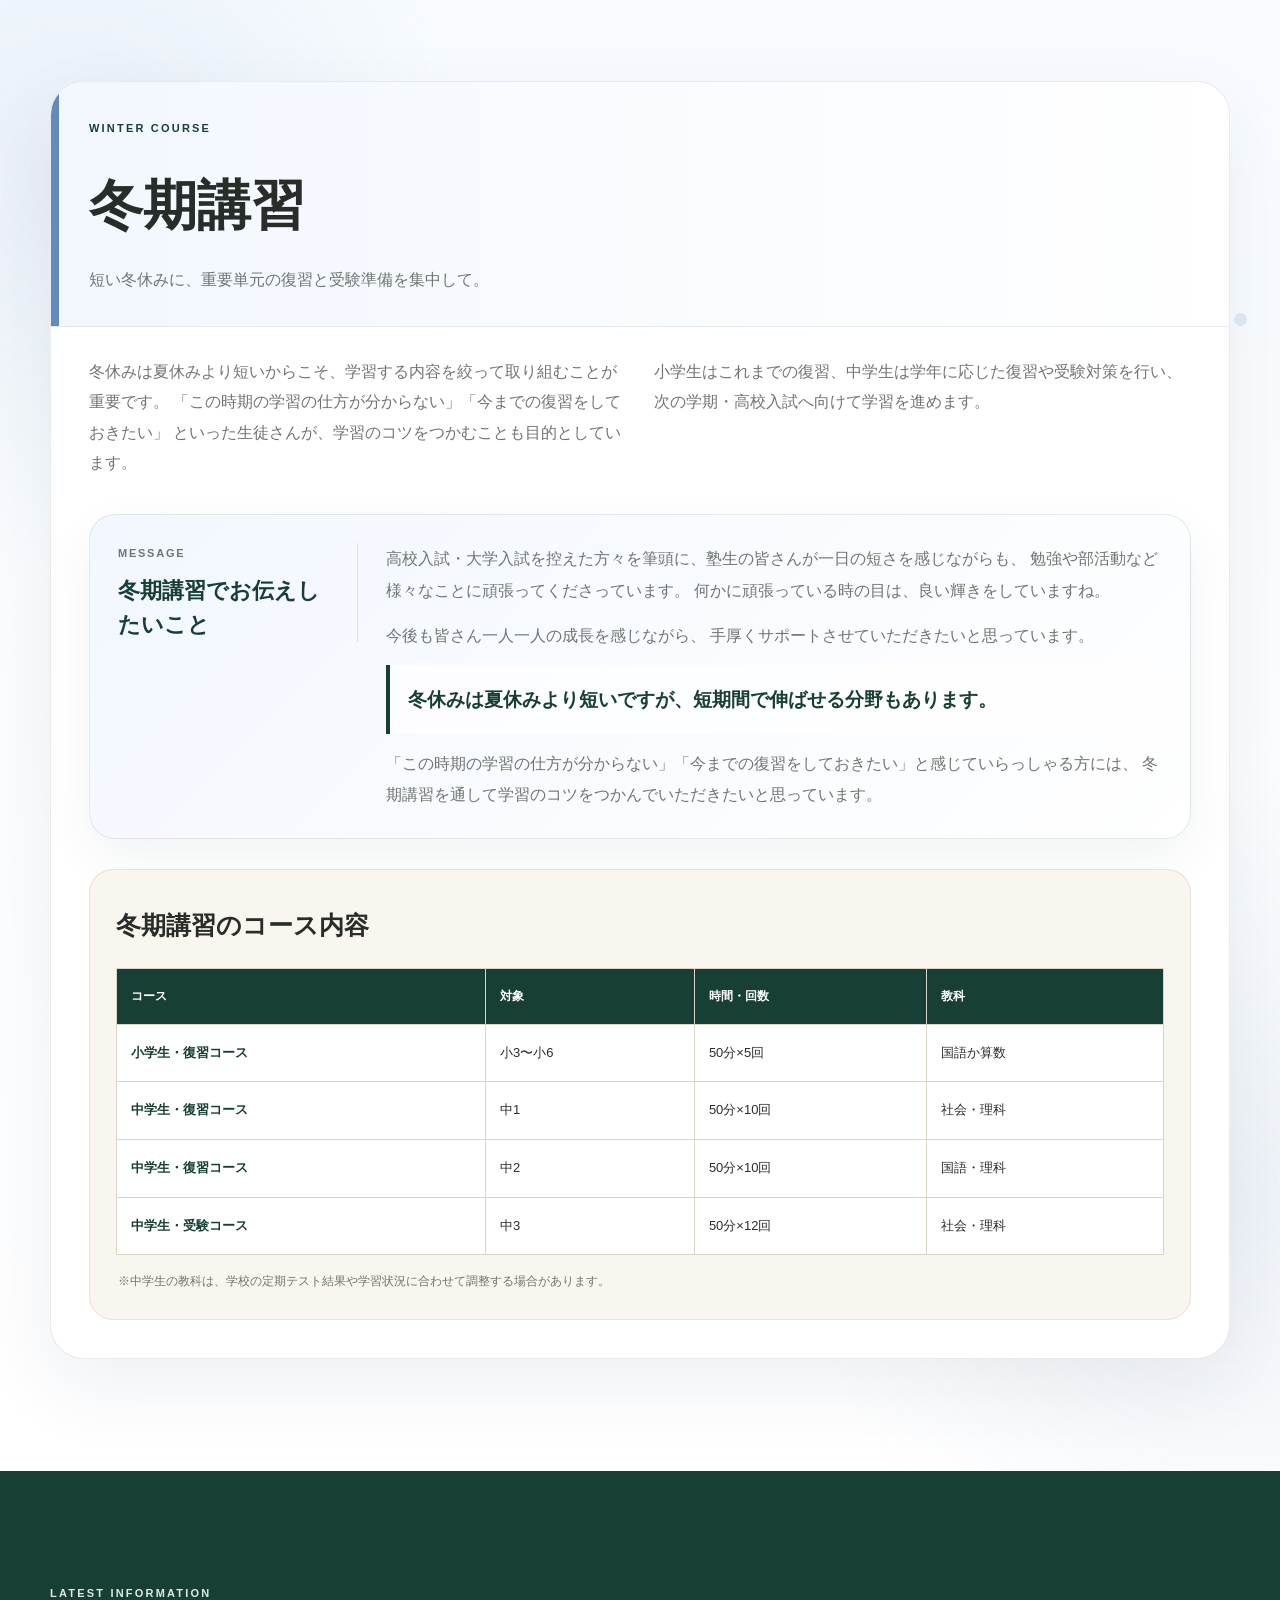
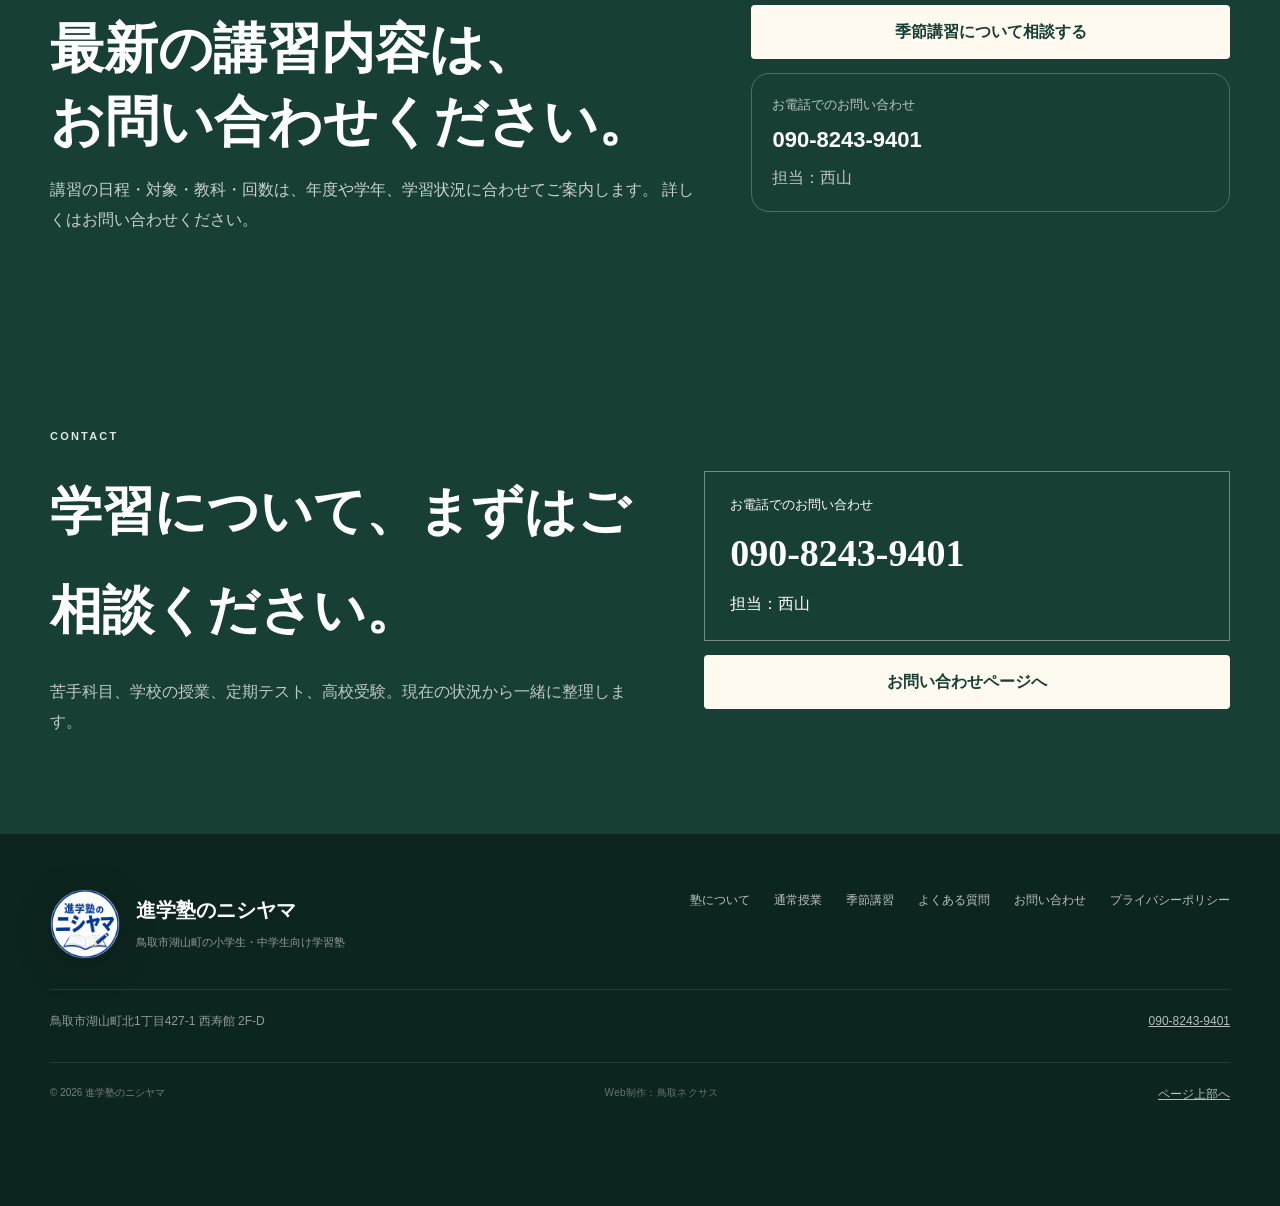
<file: seasonal.html>
<!doctype html>
    <html lang="ja">
    <head>
      <meta charset="utf-8">
      <meta name="viewport" content="width=device-width, initial-scale=1">
      <meta name="description" content="進学塾のニシヤマの春期・夏期・冬期講習。復習、苦手克服、新学年の準備、高校受験対策など、季節ごとの学習内容をご案内します。">
      <meta name="theme-color" content="#173f35">
      <meta property="og:type" content="website">
      <meta property="og:title" content="季節講習（春期・夏期・冬期）｜進学塾のニシヤマ">
      <meta property="og:description" content="進学塾のニシヤマの春期・夏期・冬期講習。復習、苦手克服、新学年の準備、高校受験対策をご案内します。">
      <meta property="og:image" content="assets/img/ogp.svg">
      <meta property="og:locale" content="ja_JP">
      <title>季節講習（春期・夏期・冬期）｜進学塾のニシヤマ</title>
      <link rel="icon" href="assets/img/favicon.png" type="image/png">
      <link rel="apple-touch-icon" href="assets/img/apple-touch-icon.png">
      <link rel="stylesheet" href="assets/css/style.css?v=20260825-9">

      <script type="application/ld+json">{"@context": "https://schema.org", "@type": "EducationalOrganization", "name": "進学塾のニシヤマ", "telephone": "+81-90-8243-9401", "address": {"@type": "PostalAddress", "addressLocality": "鳥取市", "streetAddress": "湖山町北1丁目427-1 西寿館 2F-D", "addressCountry": "JP"}, "areaServed": "鳥取県鳥取市", "description": "鳥取市湖山町の小学生・中学生向け地域密着型学習塾"}</script>
      <script src="assets/js/script.js" defer></script>
    </head>
    <body class="" data-page="seasonal">
      <a class="skip-link" href="#main">本文へ移動</a>
      <div class="site-loader" aria-hidden="true"><span>西</span></div>

      <header class="site-header">
        <div class="header-shell">
          <a class="brand" href="index.html" aria-label="進学塾のニシヤマ ホーム">
            <img class="brand-logo" src="assets/img/nishiyama-logo.png" alt="" width="64" height="64">
            <span class="brand-copy">
              <strong>進学塾のニシヤマ</strong>
              <small>NISHIYAMA STUDY SCHOOL</small>
            </span>
          </a>

          <button class="menu-toggle" type="button" aria-expanded="false" aria-controls="global-nav">
            <span></span><span></span><span></span>
            <span class="sr-only">メニューを開く</span>
          </button>

          <nav class="global-nav" id="global-nav" aria-label="メインメニュー">
            <a href="about.html">塾について</a>
<a href="regular.html">通常授業</a>
<a href="seasonal.html" class="is-current">季節講習</a>
<a href="flow.html">入塾まで</a>
            <a class="nav-contact" href="contact.html">お問い合わせ</a>
          </nav>
        </div>
      </header>

      
<main id="main">
  <section class="page-hero seasonal-premium-hero">
    <div class="shell seasonal-hero-grid">
      <div class="reveal">
        <p class="overline">SEASONAL COURSE</p>
        <h1>春期・夏期・冬期講習</h1>
        <p class="seasonal-hero-lead">
          長期休暇は、ただ授業を増やすための期間ではありません。
          これまで出来なかったことが出来るようになる喜びを重ね、次の一歩につなげる時間です。
        </p>
        <div class="seasonal-hero-tags" aria-label="季節講習の特徴">
          <span>総復習</span>
          <span>苦手克服</span>
          <span>新学年の準備</span>
          <span>受験対策</span>
        </div>
        <div class="seasonal-hero-rail" aria-hidden="true">
          <span class="rail-spring"><i>春</i><small>新しい一歩</small></span>
          <span class="rail-summer"><i>夏</i><small>伸びる時間</small></span>
          <span class="rail-winter"><i>冬</i><small>次へ備える</small></span>
        </div>
      </div>
      <div class="seasonal-hero-visual reveal">
        <img src="assets/img/summer.svg" alt="季節講習をイメージした学習ノートのイラスト">
      </div>
    </div>
  </section>

  <section class="section section-paper">
    <div class="shell">
      <div class="seasonal-intro reveal">
        <div>
          <p class="overline">ABOUT</p>
          <h2>短い休みも、<br>伸びるきっかけに。</h2>
        </div>
        <div class="seasonal-intro-copy">
          <p class="lead-paragraph">
            学校の授業が進まない長期休暇は、普段は時間をかけにくい単元に向き合える期間です。
          </p>
          <p>
            進学塾のニシヤマでは、春期・夏期・冬期それぞれの時期に合わせて、
            復習・予習・苦手分野の整理・高校受験対策などに取り組みます。
          </p>
          <p>
            「この時期に何を勉強すればよいか分からない」「今までの復習をしておきたい」
            といったご相談にも対応し、生徒さん一人ひとりの状況に合わせて学習を進めます。
          </p>
        </div>
      </div>

      <div class="seasonal-benefit-grid">
        <article class="seasonal-benefit reveal">
          <span>01</span>
          <h3>これまでの復習</h3>
          <p>理解が曖昧な単元や、これまでに習った内容を整理し、次の学習につながる土台を整えます。</p>
        </article>
        <article class="seasonal-benefit reveal">
          <span>02</span>
          <h3>次の学期・新学年へ</h3>
          <p>春期は新学年、夏期・冬期は次の学期を見据え、必要に応じて予習にも取り組みます。</p>
        </article>
        <article class="seasonal-benefit reveal">
          <span>03</span>
          <h3>受験に向けた準備</h3>
          <p>受験学年では、限られた期間を活かして基礎固めや演習を行い、入試に向けた準備を進めます。</p>
        </article>
      </div>
    </div>
  </section>

  <section class="section seasonal-selector-section">
    <div class="shell">
      <div class="section-heading centered reveal">
        <p class="overline">THREE SEASONS</p>
        <h2>季節ごとの学び</h2>
        <p>一人ひとりの頑張りや目標を大切にしながら、その季節だからこそ取り組める学習を組み立てます。</p>
      </div>

      <div class="seasonal-selector-grid">
        <a class="seasonal-selector spring reveal" href="#spring-course" data-season-kanji="春">
          <small>SPRING</small>
          <strong>春期講習</strong>
          <p>前学年の復習と、新学年へ向けた準備。</p>
          <span>内容を見る →</span>
        </a>
        <a class="seasonal-selector summer reveal" href="#summer-course" data-season-kanji="夏">
          <small>SUMMER</small>
          <strong>夏期講習</strong>
          <p>まとまった時間で総復習・苦手克服・受験準備。</p>
          <span>内容を見る →</span>
        </a>
        <a class="seasonal-selector winter reveal" href="#winter-course" data-season-kanji="冬">
          <small>WINTER</small>
          <strong>冬期講習</strong>
          <p>短期間で重要事項を整理し、学年末・受験へ。</p>
          <span>内容を見る →</span>
        </a>
      </div>
    </div>
  </section>

  <section class="section section-tint seasonal-detail-section season-atmosphere season-spring" id="spring-course">
    <div class="shell">
      <article class="seasonal-detail reveal" data-season-word="春">
        <header class="seasonal-detail-header spring">
          <div>
            <p class="overline">SPRING COURSE</p>
            <h2>春期講習</h2>
            <p>これまでの復習と、新学年の予習を行う期間。</p>
          </div>
        </header>

        <div class="seasonal-detail-copy">
          <p>
            春期講習では、これまでの復習と4月から始まる新学年の予習を行います。
            特に新中学1年生は、小学校内容の復習から取り組み、
            数学・英語を含む中学校での学習をスムーズに始められるよう準備します。
          </p>
          <p>
            苦手な分野を見つけて克服すること、新しい学年で良いスタートを切ることを目的とした講習です。
          </p>
        </div>


        
        <aside class="flyer-message-card spring-message">
          <div class="flyer-message-label">
            <span>MESSAGE</span>
            <strong>春期講習で大切にしていること</strong>
          </div>
          <div class="flyer-message-body">
            <p>
              春期講習では、これまでの復習と4月からの新学年の予習を行います。
              新中学1年生の皆さんには、小学校の復習から取り組んでいただきます。
              算数や英語を苦手としていた方も、中学校での学習をスムーズにスタートしていただけるよう指導します。
            </p>
            <p>
              その他の学年の皆さんには、苦手な分野を発見していただき、
              一つずつ克服していただくことを大切にしています。
            </p>
            <p class="flyer-message-emphasis">
              相変わらず熱い思いが充満している教室で、一緒に頑張りましょう！
            </p>
          </div>
        </aside>


<div class="historical-course-card">
          <div class="historical-course-title">
            <div>
              
              <h3>春期講習のコース内容</h3>
            </div>
            
          </div>
          <div class="table-scroll" tabindex="0" aria-label="春期講習のコース内容">
            <table class="course-table">
              <thead>
                <tr><th>コース</th><th>対象</th><th>時間・回数</th><th>教科</th></tr>
              </thead>
              <tbody>
                <tr><td>小学生・標準コース</td><td>新小2〜小6</td><td>50分×5回</td><td>国語か算数</td></tr>
                <tr><td>中1準備コース</td><td>新中1</td><td>50分×10回</td><td>数学・英語</td></tr>
                <tr><td>中学生・標準コース</td><td>新中2・中3</td><td>50分×12回</td><td>数学・英語</td></tr>
              </tbody>
            </table>
          </div>
        </div>
      </article>
    </div>
  </section>

  <section class="section seasonal-detail-section season-atmosphere season-summer" id="summer-course">
    <div class="shell">
      <article class="seasonal-detail reveal" data-season-word="夏">
        <header class="seasonal-detail-header summer">
          <div>
            <p class="overline">SUMMER COURSE</p>
            <h2>夏期講習</h2>
            <p>長い夏休みを活かして、総復習と苦手克服に集中。</p>
          </div>
        </header>

        <div class="seasonal-detail-copy">
          <p>
            夏休みは、普段よりまとまった学習時間を確保しやすい一方、
            過ごし方によって学力差が生まれやすい時期でもあります。
          </p>
          <p>
            これまでに習ってきた内容の復習を中心に、苦手教科や苦手単元に向き合い、
            中学3年生は高校入試を見据えた準備にも取り組みます。
          </p>
        </div>

<div class="historical-course-card">
          <div class="historical-course-title">
            <div>
              
              <h3>夏期講習のコース内容</h3>
            </div>
            
          </div>
          <div class="table-scroll" tabindex="0" aria-label="夏期講習のコース内容">
            <table class="course-table">
              <thead>
                <tr><th>コース</th><th>対象</th><th>時間・回数</th><th>教科</th></tr>
              </thead>
              <tbody>
                <tr><td>小学生・標準コース</td><td>小2〜小6</td><td>50分×8回</td><td>国語か算数</td></tr>
                <tr><td>中学生・標準コース</td><td>中1</td><td>50分×16回</td><td>数学・英語</td></tr>
                <tr><td>中学生・標準コース</td><td>中2</td><td>50分×16回</td><td>国語・理科</td></tr>
                <tr><td>中学生・受験コース</td><td>中3</td><td>50分×24回</td><td>国語・英語・理科</td></tr>
              </tbody>
            </table>
          </div>
          <p class="historical-note">※表にない教科や学習方法についてもご相談ください。講習内容は年度・学年により異なります。</p>
        </div>
      </article>
    </div>
  </section>

  <section class="section section-tint seasonal-detail-section season-atmosphere season-winter" id="winter-course">
    <div class="shell">
      <article class="seasonal-detail reveal" data-season-word="冬">
        <header class="seasonal-detail-header winter">
          <div>
            <p class="overline">WINTER COURSE</p>
            <h2>冬期講習</h2>
            <p>短い冬休みに、重要単元の復習と受験準備を集中して。</p>
          </div>
        </header>

        <div class="seasonal-detail-copy">
          <p>
            冬休みは夏休みより短いからこそ、学習する内容を絞って取り組むことが重要です。
            「この時期の学習の仕方が分からない」「今までの復習をしておきたい」
            といった生徒さんが、学習のコツをつかむことも目的としています。
          </p>
          <p>
            小学生はこれまでの復習、中学生は学年に応じた復習や受験対策を行い、
            次の学期・高校入試へ向けて学習を進めます。
          </p>
        </div>


        
        <aside class="flyer-message-card winter-message">
          <div class="flyer-message-label">
            <span>MESSAGE</span>
            <strong>冬期講習でお伝えしたいこと</strong>
          </div>
          <div class="flyer-message-body">
            <p>
              高校入試・大学入試を控えた方々を筆頭に、塾生の皆さんが一日の短さを感じながらも、
              勉強や部活動など様々なことに頑張ってくださっています。
              何かに頑張っている時の目は、良い輝きをしていますね。
            </p>
            <p>
              今後も皆さん一人一人の成長を感じながら、
              手厚くサポートさせていただきたいと思っています。
            </p>
            <p class="flyer-message-emphasis">
              冬休みは夏休みより短いですが、短期間で伸ばせる分野もあります。
            </p>
            <p>
              「この時期の学習の仕方が分からない」「今までの復習をしておきたい」と感じていらっしゃる方には、
              冬期講習を通して学習のコツをつかんでいただきたいと思っています。
            </p>
          </div>
        </aside>


<div class="historical-course-card">
          <div class="historical-course-title">
            <div>
              
              <h3>冬期講習のコース内容</h3>
            </div>
            
          </div>
          <div class="table-scroll" tabindex="0" aria-label="冬期講習のコース内容">
            <table class="course-table">
              <thead>
                <tr><th>コース</th><th>対象</th><th>時間・回数</th><th>教科</th></tr>
              </thead>
              <tbody>
                <tr><td>小学生・復習コース</td><td>小3〜小6</td><td>50分×5回</td><td>国語か算数</td></tr>
                <tr><td>中学生・復習コース</td><td>中1</td><td>50分×10回</td><td>社会・理科</td></tr>
                <tr><td>中学生・復習コース</td><td>中2</td><td>50分×10回</td><td>国語・理科</td></tr>
                <tr><td>中学生・受験コース</td><td>中3</td><td>50分×12回</td><td>社会・理科</td></tr>
              </tbody>
            </table>
          </div>
          <p class="historical-note">※中学生の教科は、学校の定期テスト結果や学習状況に合わせて調整する場合があります。</p>
        </div>
      </article>
    </div>
  </section>

  <section class="section seasonal-current-section">
    <div class="shell">
      <div class="seasonal-current-card reveal">
        <div>
          <p class="overline light">LATEST INFORMATION</p>
          <h2>最新の講習内容は、<br>お問い合わせください。</h2>
          <p>
            講習の日程・対象・教科・回数は、年度や学年、学習状況に合わせてご案内します。
            詳しくはお問い合わせください。
          </p>
        </div>
        <div class="seasonal-current-actions">
          <a class="button button-paper" href="contact.html">季節講習について相談する</a>
          <a class="seasonal-phone" href="tel:09082439401">
            <small>お電話でのお問い合わせ</small>
            <strong>090-8243-9401</strong>
            <span>担当：西山</span>
          </a>
        </div>
      </div>
    </div>
  </section>
</main>


      <section class="site-cta">
        <div class="shell site-cta-inner reveal">
          <div>
            <p class="overline light">CONTACT</p>
            <h2>学習について、まずはご相談ください。</h2>
            <p>苦手科目、学校の授業、定期テスト、高校受験。現在の状況から一緒に整理します。</p>
          </div>
          <div class="site-cta-actions">
            <a class="phone-cta" href="tel:09082439401">
              <small>お電話でのお問い合わせ</small>
              <strong>090-8243-9401</strong>
              <span>担当：西山</span>
            </a>
            <a class="button button-paper" href="contact.html">お問い合わせページへ</a>
          </div>
        </div>
      </section>

      <footer class="site-footer">
        <div class="shell footer-main">
          <div class="footer-brand">
            <img class="brand-logo" src="assets/img/nishiyama-logo.png" alt="" width="64" height="64">
            <div>
              <strong>進学塾のニシヤマ</strong>
              <p>鳥取市湖山町の小学生・中学生向け学習塾</p>
            </div>
          </div>

      <nav class="footer-nav" aria-label="フッターメニュー">
        <a href="about.html">塾について</a>
        <a href="regular.html">通常授業</a>
        <a href="seasonal.html">季節講習</a>
        <a href="faq.html">よくある質問</a>
        <a href="contact.html">お問い合わせ</a>
        <a href="privacy.html">プライバシーポリシー</a>
      </nav>

        </div>
        <div class="shell footer-info">
          <address>鳥取市湖山町北1丁目427-1 西寿館 2F-D</address>
          <a href="tel:09082439401">090-8243-9401</a>
        </div>
        <div class="shell footer-bottom">
          <small>&copy; <span data-current-year></span> 進学塾のニシヤマ</small>
          <a class="site-credit" href="https://tottorinexus.jp/" target="_blank" rel="noopener noreferrer">Web制作：鳥取ネクサス</a>
          <a href="#main">ページ上部へ</a>
        </div>
      </footer>

      <div class="mobile-bar">
        <a href="tel:09082439401"><span>電話相談</span><strong>090-8243-9401</strong></a>
        <a href="contact.html">お問い合わせ</a>
      </div>
    </body>
    </html>
</file>
<file: assets/css/style.css>
:root{
  --forest:#173f35;--forest-2:#0f3029;--forest-soft:#dfe8e2;
  --ink:#292d29;--brown:#6e523c;--gold:#d6ad5c;--gold-deep:#b88c3b;
  --paper:#fffaf0;--paper-2:#f4efe4;--white:#fff;--muted:#6f756f;
  --line:#dcd4c6;--shadow:0 26px 70px rgba(38,47,40,.12);
  --shell:1180px;--radius:28px
}
*{box-sizing:border-box}
html{scroll-behavior:smooth}
body{margin:0;background:var(--paper);color:var(--ink);font-family:"Yu Gothic","Hiragino Kaku Gothic ProN","Noto Sans JP",sans-serif;line-height:1.9;-webkit-font-smoothing:antialiased}
body.is-menu-open{overflow:hidden}
a{color:inherit}
img{display:block;max-width:100%}
button,input,textarea,select{font:inherit}
.shell{width:min(calc(100% - 44px),var(--shell));margin-inline:auto}
.sr-only{position:absolute;width:1px;height:1px;overflow:hidden;clip:rect(0,0,0,0);white-space:nowrap}
.skip-link{position:fixed;top:-100px;left:20px;z-index:4000;padding:12px 18px;border-radius:8px;background:var(--forest);color:#fff}
.skip-link:focus{top:20px}
.site-loader{position:fixed;inset:0;z-index:5000;display:grid;place-items:center;background:var(--paper);transition:opacity .55s ease,visibility .55s ease}
.site-loader span{width:76px;height:76px;display:grid;place-items:center;border:1px solid var(--forest);border-radius:50%;font-family:"Yu Mincho",serif;font-size:32px;color:var(--forest);animation:pulse 1.2s infinite alternate}
body.is-loaded .site-loader{opacity:0;visibility:hidden}
@keyframes pulse{to{transform:scale(1.08);box-shadow:0 0 0 16px rgba(23,63,53,.07)}}
.site-header{position:sticky;top:0;z-index:2000;background:rgba(255,250,240,.92);border-bottom:1px solid rgba(110,82,60,.1);backdrop-filter:blur(18px)}
.site-header.is-scrolled{box-shadow:0 10px 35px rgba(38,47,40,.08)}
.header-shell{width:min(calc(100% - 36px),1320px);min-height:88px;margin:auto;display:flex;align-items:center;justify-content:space-between;gap:28px}
.brand{display:flex;align-items:center;gap:14px;text-decoration:none}
.brand-emblem{width:52px;height:52px;display:grid;place-items:center;border:1px solid var(--forest);border-radius:50%;background:var(--paper);font-family:"Yu Mincho",serif;font-size:24px;font-weight:700;color:var(--forest)}
.brand-copy{display:grid;line-height:1.3}
.brand-copy strong{font-family:"Yu Mincho",serif;font-size:20px;letter-spacing:.03em}
.brand-copy small{margin-top:4px;color:var(--muted);font-size:9px;letter-spacing:.16em}
.global-nav{display:flex;align-items:center;gap:24px}
.global-nav>a{position:relative;text-decoration:none;font-size:13px;font-weight:800}
.global-nav>a:not(.nav-contact)::after{content:"";position:absolute;left:0;right:0;bottom:-8px;height:1px;background:var(--gold);transform:scaleX(0);transition:.25s}
.global-nav>a:hover::after,.global-nav>a.is-current::after{transform:scaleX(1)}
.nav-contact{padding:12px 18px;background:var(--forest);color:#fff;border-radius:999px}
.menu-toggle{display:none;width:48px;height:48px;padding:11px;border:1px solid var(--line);border-radius:50%;background:transparent}
.menu-toggle span:not(.sr-only){display:block;height:1px;margin:6px 0;background:var(--forest);transition:.25s}
.overline{margin:0 0 16px;color:var(--forest);font-size:11px;font-weight:900;letter-spacing:.2em}
.overline.light{color:#dfe9e4}
.button{display:inline-flex;min-height:54px;align-items:center;justify-content:center;padding:0 25px;border:0;border-radius:4px;text-decoration:none;font-weight:900;cursor:pointer;transition:transform .2s ease,box-shadow .2s ease,background .2s ease}
.button:hover{transform:translateY(-2px)}
.button-primary{background:var(--forest);color:#fff;box-shadow:0 15px 30px rgba(23,63,53,.19)}
.button-ghost{border:1px solid var(--forest);background:rgba(255,255,255,.35);color:var(--forest)}
.button-paper{background:var(--paper);color:var(--forest)}
.text-link{display:inline-block;margin-top:20px;color:var(--forest);font-weight:900;text-underline-offset:5px}
.hero-home{position:relative;overflow:hidden;background:linear-gradient(90deg,rgba(255,250,240,.99),rgba(255,250,240,.88) 50%,rgba(255,250,240,.45)),repeating-linear-gradient(0deg,rgba(110,82,60,.025) 0 1px,transparent 1px 8px),var(--paper-2)}
.hero-home::before{content:"";position:absolute;right:-220px;top:-230px;width:650px;height:650px;border:1px solid rgba(23,63,53,.11);border-radius:50%}
.hero-grid{min-height:calc(100vh - 88px);display:grid;grid-template-columns:1fr .92fr;align-items:center;gap:70px;padding:70px 0}
.hero-copy h1{margin:0;font-family:"Yu Mincho","Hiragino Mincho ProN",serif;font-size:clamp(48px,6vw,78px);font-weight:600;line-height:1.42;letter-spacing:.025em}
.hero-copy h1 em{font-style:normal;color:var(--forest);background:linear-gradient(transparent 76%,rgba(214,173,92,.32) 76%)}
.hero-lead{max-width:680px;margin:28px 0 0;color:var(--muted);font-size:16px}
.hero-actions{display:flex;flex-wrap:wrap;gap:14px;margin-top:34px}
.hero-facts{display:grid;grid-template-columns:repeat(3,1fr);margin:40px 0 0;border-block:1px solid var(--line)}
.hero-facts div{padding:16px 18px;border-right:1px solid var(--line)}
.hero-facts div:last-child{border-right:0}
.hero-facts dt{color:var(--gold-deep);font-size:10px;font-weight:900}
.hero-facts dd{margin:4px 0 0;font-size:13px;font-weight:800}
.hero-media{position:relative}
.hero-media img{width:100%;border-radius:34px;box-shadow:var(--shadow);transform:rotate(1.4deg)}
.hero-badge{position:absolute;left:-34px;bottom:34px;display:grid;padding:18px 24px;background:var(--forest);color:#fff;box-shadow:0 18px 35px rgba(23,63,53,.22)}
.hero-badge strong{font-family:"Yu Mincho",serif;font-size:22px}
.hero-badge span{color:#dce8e3;font-size:11px}
.hero-scroll{position:absolute;left:25px;bottom:28px;font-size:9px;letter-spacing:.25em;writing-mode:vertical-rl;color:var(--muted)}
.hero-scroll::after{content:"";display:block;width:1px;height:55px;margin:12px auto;background:var(--line)}
.hero-reveal{opacity:0;transform:translateY(24px);animation:heroIn .75s forwards}
.hero-reveal:nth-child(2){animation-delay:.12s}.hero-reveal:nth-child(3){animation-delay:.22s}.hero-reveal:nth-child(4){animation-delay:.32s}.hero-reveal:nth-child(5){animation-delay:.42s}
@keyframes heroIn{to{opacity:1;transform:none}}
.announcement{background:var(--forest);color:#fff}
.announcement-inner{min-height:62px;display:grid;grid-template-columns:auto 1fr auto;align-items:center;gap:24px}
.announcement span{padding:5px 10px;border:1px solid rgba(255,255,255,.4);font-size:11px;font-weight:900}
.announcement p{margin:0;font-size:13px}.announcement a{color:#fff;font-size:13px;font-weight:900}
.section{padding:112px 0}
.section-tint{background:var(--paper-2)}
.section-paper{background:#f8f2e8}
.section-forest{background:var(--forest);color:#fff}
.section-heading{margin-bottom:50px}
.section-heading h2,.message-copy h2,.summer-grid h2,.notice-panel h2,.note-panel h2,.profile-copy h2{margin:0;font-family:"Yu Mincho",serif;font-size:clamp(34px,4.2vw,54px);font-weight:600;line-height:1.5}
.section-heading>p:last-child{max-width:660px;color:var(--muted)}
.section-heading.centered{max-width:780px;margin:0 auto 55px;text-align:center}
.section-heading.heading-row{display:flex;align-items:end;justify-content:space-between}
.split-layout{display:grid;grid-template-columns:.88fr 1.12fr;gap:90px}
.sticky-heading{position:sticky;top:135px;align-self:start}
.prose{color:var(--muted)}
.prose .lead-paragraph{margin-top:0;color:var(--ink);font-family:"Yu Mincho",serif;font-size:24px;line-height:1.8}
.prose blockquote{margin:38px 0 0;padding:28px 32px;border-left:3px solid var(--gold);background:var(--paper-2)}
.prose blockquote small,.prose blockquote strong{display:block}.prose blockquote strong{margin-top:8px;color:var(--ink);font-family:"Yu Mincho",serif;font-size:22px}
.program-editorial{display:grid;grid-template-columns:1fr 1fr;gap:24px}
.program-panel{position:relative;min-height:390px;padding:46px;overflow:hidden;text-decoration:none;transition:.3s}
.program-panel:hover{transform:translateY(-7px);box-shadow:var(--shadow)}
.regular-panel{border:1px solid var(--line);background:var(--paper)}
.seasonal-panel{background:var(--forest);color:#fff}
.program-panel .program-index{position:absolute;right:24px;top:10px;color:rgba(23,63,53,.08);font-family:Georgia,serif;font-size:110px}
.seasonal-panel .program-index{color:rgba(255,255,255,.08)}
.program-panel h3{margin:12px 0 16px;font-family:"Yu Mincho",serif;font-size:36px}
.program-panel p{max-width:480px;color:var(--muted)}
.seasonal-panel p{color:rgba(255,255,255,.72)}
.program-panel strong{position:absolute;left:46px;bottom:40px}
.course-lines{border-top:1px solid var(--line)}
.course-line{display:grid;grid-template-columns:95px 1fr auto;gap:26px;align-items:center;padding:34px 0;border-bottom:1px solid var(--line);text-decoration:none;transition:.25s}
.course-line:hover{padding-left:18px;background:linear-gradient(90deg,rgba(23,63,53,.04),transparent)}
.course-number{color:var(--gold-deep);font-family:Georgia,serif;font-size:38px}
.course-line small{color:var(--forest);font-weight:900}.course-line h3{margin:4px 0 8px;font-family:"Yu Mincho",serif;font-size:28px}.course-line p{margin:0;color:var(--muted)}.course-arrow{font-size:28px;color:var(--forest)}
.message-grid{display:grid;grid-template-columns:1fr 1fr;gap:70px;align-items:center}
.message-image img{border:18px solid #6d503a;box-shadow:0 24px 60px rgba(0,0,0,.24);transform:rotate(-1.5deg)}
.message-copy p{color:rgba(255,255,255,.74)}
.news-grid{display:grid;grid-template-columns:repeat(3,1fr);gap:20px}
.news-card{min-height:250px;padding:28px;border:1px solid var(--line);background:var(--paper);text-decoration:none;transition:.25s}
.news-card:hover{transform:translateY(-5px);box-shadow:0 20px 45px rgba(38,47,40,.09)}
.news-card time{color:var(--muted);font-size:12px}.news-card>span{display:inline-block;margin-left:12px;padding:3px 8px;background:var(--forest-soft);color:var(--forest);font-size:10px;font-weight:900}.news-card h3{margin:24px 0 8px;font-family:"Yu Mincho",serif;font-size:22px}.news-card p{margin:0;color:var(--muted);font-size:13px}
.page-hero{overflow:hidden;background:linear-gradient(135deg,var(--paper-2),#e7eee9);border-bottom:1px solid var(--line)}
.page-hero-grid{min-height:420px;display:grid;grid-template-columns:1fr .65fr;align-items:center;gap:60px}
.page-hero h1{margin:0;font-family:"Yu Mincho",serif;font-size:clamp(50px,6.5vw,82px);font-weight:600;line-height:1.25}
.page-hero p:last-child{color:var(--muted)}
.page-hero-mark{justify-self:center;width:190px;height:190px;display:grid;place-items:center;border:1px solid var(--forest);border-radius:50%;font-family:"Yu Mincho",serif;font-size:88px;color:var(--forest)}
.page-hero-number{justify-self:end;color:rgba(23,63,53,.1);font-family:Georgia,serif;font-size:200px;line-height:1}
.page-hero-image{width:100%;max-height:330px;object-fit:cover;border-radius:28px;box-shadow:var(--shadow)}
.compact-hero .page-hero-grid{min-height:340px}
.value-grid{display:grid;grid-template-columns:repeat(3,1fr);gap:20px}
.value-card{min-height:310px;padding:34px;border:1px solid var(--line);background:var(--paper)}
.value-card span{color:var(--gold);font-family:Georgia,serif;font-size:42px}.value-card h3{font-family:"Yu Mincho",serif;font-size:24px}.value-card p{color:var(--muted)}
.profile-layout{display:grid;grid-template-columns:.78fr 1.22fr;gap:80px;align-items:center}
.profile-visual{min-height:420px;display:flex;flex-direction:column;align-items:center;justify-content:center;background:var(--forest);color:#fff}
.profile-emblem{width:150px;height:150px;display:grid;place-items:center;border:1px solid var(--gold);border-radius:50%;font-family:"Yu Mincho",serif;font-size:70px}
.profile-visual p{margin:24px 0 0;color:#dfe9e4}.profile-visual h2{margin:4px 0;font-family:"Yu Mincho",serif;font-size:32px}
.profile-copy p{color:var(--muted)}
.info-table{margin:0;border-top:1px solid var(--line)}
.info-table>div{display:grid;grid-template-columns:190px 1fr;padding:20px 10px;border-bottom:1px solid var(--line)}
.info-table dt{color:var(--forest);font-weight:900}.info-table dd{margin:0}.info-table a{color:var(--forest)}
.detail-course-grid{display:grid;grid-template-columns:repeat(3,1fr);gap:20px}
.detail-course{min-height:340px;padding:34px;border:1px solid var(--line);background:var(--paper);text-decoration:none;transition:.25s}
.detail-course:hover{transform:translateY(-6px);box-shadow:var(--shadow)}
.detail-course small{color:var(--gold-deep);font-weight:900}.detail-course h3{font-family:"Yu Mincho",serif;font-size:28px}.detail-course p{color:var(--muted)}.detail-course span{display:block;margin-top:35px;color:var(--forest);font-weight:900}
.step-grid{display:grid;grid-template-columns:repeat(4,1fr);border-block:1px solid var(--line)}
.step-card{padding:30px 26px;border-right:1px solid var(--line)}
.step-card:last-child{border-right:0}.step-card span{color:var(--gold-deep);font-family:Georgia,serif;font-size:32px}.step-card h3{font-family:"Yu Mincho",serif}.step-card p{color:var(--muted);font-size:13px}
.note-panel,.notice-panel{display:grid;grid-template-columns:1fr 1.2fr auto;gap:36px;align-items:center;padding:42px;background:var(--paper);box-shadow:var(--shadow)}
.note-panel h2,.notice-panel h2{font-size:34px}.note-panel p,.notice-panel p{color:var(--muted)}
.season-list{border-top:1px solid var(--line)}
.season-block{display:grid;grid-template-columns:.8fr 1.2fr;gap:70px;padding:52px 0;border-bottom:1px solid var(--line)}
.season-block h2{margin:0;font-family:"Yu Mincho",serif;font-size:42px}.season-block p,.season-block ul{color:var(--muted)}
.summer-focus{background:#f6eed9}
.summer-grid{display:grid;grid-template-columns:.9fr 1.1fr;gap:70px}
.summer-grid p{color:var(--muted)}
.summer-points{display:grid;gap:14px}
.summer-points article{display:grid;grid-template-columns:64px 1fr;gap:20px;padding:22px;background:rgba(255,255,255,.68);border:1px solid rgba(214,173,92,.27)}
.summer-points span{color:var(--gold-deep);font-family:Georgia,serif;font-size:30px}.summer-points h3{margin:0;color:var(--forest);font-family:"Yu Mincho",serif}.summer-points p{margin:4px 0 0}
.check-list{padding:0;margin:30px 0;list-style:none}.check-list li{padding:13px 0;border-bottom:1px solid var(--line)}.check-list li::before{content:"✓";margin-right:12px;color:var(--gold-deep);font-weight:900}
.focus-list{border-top:1px solid var(--line)}
.focus-item{display:grid;grid-template-columns:95px 1fr;gap:30px;padding:32px 0;border-bottom:1px solid var(--line)}
.focus-item>span{color:var(--gold-deep);font-family:Georgia,serif;font-size:36px}.focus-item h3{margin:0;font-family:"Yu Mincho",serif;font-size:25px}.focus-item p{margin:8px 0 0;color:var(--muted)}
.schedule-layout{display:grid;grid-template-columns:.65fr 1.35fr;gap:80px}
.lesson-flow{padding:0;margin:0;list-style:none;border-top:1px solid var(--line)}
.lesson-flow li{display:grid;grid-template-columns:70px 1fr;gap:24px;padding:25px 0;border-bottom:1px solid var(--line)}
.lesson-flow span{color:var(--gold-deep);font-family:Georgia,serif;font-size:27px}.lesson-flow h3{margin:0;font-family:"Yu Mincho",serif}.lesson-flow p{margin:5px 0 0;color:var(--muted)}
.flow-timeline{border-left:1px solid var(--line);margin-left:70px}
.timeline-item{position:relative;display:grid;grid-template-columns:120px 1fr;gap:35px;padding:20px 0 70px}
.timeline-item>span{position:absolute;left:-47px;top:15px;width:92px;height:92px;display:grid;place-items:center;border-radius:50%;background:var(--paper);border:1px solid var(--forest);color:var(--forest);font-family:Georgia,serif;font-size:28px}
.timeline-item>div{grid-column:2}.timeline-item h2{margin:0;font-family:"Yu Mincho",serif;font-size:38px}.timeline-item p{color:var(--muted)}
.check-panel{padding:34px;background:var(--paper);box-shadow:var(--shadow)}.check-panel ul{display:grid;grid-template-columns:1fr 1fr;gap:12px;padding:0;list-style:none}.check-panel li::before{content:"□";margin-right:10px;color:var(--gold-deep)}.check-panel p{color:var(--muted)}
.faq-layout{display:grid;grid-template-columns:.72fr 1.28fr;gap:80px}
.faq-list{display:grid;gap:14px}
.faq-item{border:1px solid var(--line);background:var(--paper)}
.faq-item summary{position:relative;padding:22px 62px 22px 25px;color:var(--forest);font-weight:900;cursor:pointer;list-style:none}
.faq-item summary::-webkit-details-marker{display:none}.faq-item summary::after{content:"＋";position:absolute;right:24px;top:50%;transform:translateY(-50%);font-size:24px}.faq-item[open] summary::after{content:"−"}
.faq-item div{padding:0 25px 22px;color:var(--muted)}
.news-list{border-top:1px solid var(--line)}
.news-row{display:grid;grid-template-columns:120px 100px 1fr auto;gap:24px;align-items:center;padding:30px 12px;border-bottom:1px solid var(--line);text-decoration:none}
.news-row time{color:var(--muted);font-size:12px}.news-row>span{padding:4px 8px;background:var(--forest-soft);color:var(--forest);font-size:10px;font-weight:900;text-align:center}.news-row h2{margin:0;font-family:"Yu Mincho",serif;font-size:24px}.news-row p{margin:5px 0 0;color:var(--muted);font-size:13px}.news-row b{font-size:24px;color:var(--forest)}
.article-page{padding-bottom:100px}.article-header{padding:95px 0 55px;background:var(--paper-2)}.article-narrow{max-width:820px}.article-header h1{margin:0;font-family:"Yu Mincho",serif;font-size:clamp(44px,6vw,68px)}.article-meta{display:flex;gap:14px;margin-top:22px;color:var(--muted);font-size:12px}.article-meta span{padding:3px 8px;background:var(--forest-soft);color:var(--forest);font-weight:900}.article-body{padding-top:55px}.article-hero-image{width:100%;border-radius:24px}.article-lead{font-family:"Yu Mincho",serif;font-size:25px;line-height:1.8}.article-body h2{margin-top:55px;font-family:"Yu Mincho",serif;font-size:30px}.article-body p,.article-body li{color:var(--muted)}.article-cta{margin:55px 0;padding:34px;background:var(--paper-2);text-align:center}.article-cta p{color:var(--ink);font-family:"Yu Mincho",serif;font-size:22px}.back-link{color:var(--forest);font-weight:900}
.contact-page-grid{display:grid;grid-template-columns:.85fr 1.15fr;gap:80px}
.contact-info h2{font-family:"Yu Mincho",serif;font-size:38px}.contact-info>p{color:var(--muted)}
.large-phone{display:block;margin-top:30px;padding:25px;border:1px solid var(--forest);text-decoration:none}.large-phone small,.large-phone strong{display:block}.large-phone strong{font-family:Georgia,serif;font-size:46px;color:var(--forest)}
.contact-address{margin-top:35px;padding:25px;background:var(--paper-2)}.contact-address span{color:var(--forest);font-weight:900}.contact-address p{margin:8px 0}.contact-address a{color:var(--forest);font-size:13px;font-weight:900}
.form-panel{padding:38px;background:var(--paper);box-shadow:var(--shadow)}.form-notice{padding:12px 14px;background:#fff3cc;color:#705614;font-size:12px}.form-panel form{display:grid;gap:22px}.form-panel label{display:grid;gap:8px;font-weight:800}.form-panel label>span{margin-left:7px;color:#9b3f2c;font-size:10px}.form-panel input,.form-panel textarea,.form-panel select{width:100%;padding:14px;border:1px solid var(--line);background:#fff}.form-panel fieldset{border:1px solid var(--line);padding:18px}.form-panel legend{font-weight:900}.form-panel .radio{display:flex;align-items:center;gap:8px;margin:7px 0;font-weight:400}.form-panel .radio input{width:auto}.privacy-check{display:flex!important;grid-template-columns:auto 1fr;align-items:center}.privacy-check input{width:auto}.privacy-check span{margin:0!important;color:var(--ink)!important;font-size:13px!important}.form-status{margin:0;color:var(--forest);font-weight:800}
.legal-content h2{margin-top:45px;font-family:"Yu Mincho",serif}.legal-content p{color:var(--muted)}.legal-date{margin-top:60px}
.error-page{min-height:70vh;display:grid;place-items:center;text-align:center}.error-page h1{font-family:"Yu Mincho",serif;font-size:48px}
.site-cta{padding:80px 0;background:var(--forest);color:#fff}
.site-cta-inner{display:grid;grid-template-columns:1fr .9fr;gap:70px;align-items:center}
.site-cta h2{margin:0;font-family:"Yu Mincho",serif;font-size:clamp(34px,4.1vw,52px);font-weight:600}.site-cta p{color:rgba(255,255,255,.72)}
.site-cta-actions{display:grid;gap:14px}.phone-cta{display:block;padding:20px 25px;border:1px solid rgba(255,255,255,.4);color:#fff;text-decoration:none}.phone-cta small,.phone-cta strong,.phone-cta span{display:block}.phone-cta strong{font-family:Georgia,serif;font-size:38px}
.site-footer{padding:55px 0 100px;background:#0d251f;color:#fff}.footer-main{display:flex;align-items:flex-start;justify-content:space-between;gap:40px}.footer-brand{display:flex;gap:16px;align-items:center}.footer-brand strong{font-family:"Yu Mincho",serif;font-size:20px}.footer-brand p{margin:3px 0;color:rgba(255,255,255,.55);font-size:11px}.footer-brand .brand-emblem{border-color:#d6ad5c;background:transparent;color:#fff}
.footer-nav{display:flex;flex-wrap:wrap;justify-content:flex-end;gap:12px 24px;max-width:600px}.footer-nav a{color:rgba(255,255,255,.72);text-decoration:none;font-size:12px}.footer-info,.footer-bottom{display:flex;justify-content:space-between;gap:24px;margin-top:30px;padding-top:20px;border-top:1px solid rgba(255,255,255,.1);font-size:12px}.footer-info address{font-style:normal;color:rgba(255,255,255,.55)}.footer-info a,.footer-bottom a{color:rgba(255,255,255,.7)}
.footer-bottom{color:rgba(255,255,255,.42)}
.mobile-bar{display:none}
.reveal{opacity:0;transform:translateY(25px);transition:opacity .75s ease,transform .75s ease}
.reveal.is-visible{opacity:1;transform:none}
@media(max-width:1020px){
  .global-nav{gap:14px}.global-nav>a{font-size:11px}
  .hero-grid,.message-grid,.profile-layout,.contact-page-grid{gap:45px}
  .program-panel{padding:36px}.program-panel strong{left:36px}
  .detail-course-grid,.news-grid{gap:14px}
  .step-grid{grid-template-columns:repeat(2,1fr)}.step-card:nth-child(2){border-right:0}.step-card:nth-child(-n+2){border-bottom:1px solid var(--line)}
}
@media(max-width:820px){
  .header-shell{min-height:72px}.brand-emblem{width:44px;height:44px}.brand-copy strong{font-size:16px}.brand-copy small{display:none}
  .menu-toggle{display:block}.global-nav{position:fixed;inset:72px 0 auto;display:grid;gap:0;padding:10px 22px 25px;background:var(--paper);box-shadow:0 20px 45px rgba(38,47,40,.13);transform:translateY(-130%);transition:.3s}.global-nav.is-open{transform:none}.global-nav>a{padding:14px 5px;border-bottom:1px solid var(--line);font-size:13px}.nav-contact{margin-top:12px;text-align:center}
  .menu-toggle.is-open span:nth-child(1){transform:translateY(7px) rotate(45deg)}.menu-toggle.is-open span:nth-child(2){opacity:0}.menu-toggle.is-open span:nth-child(3){transform:translateY(-7px) rotate(-45deg)}
  .hero-grid,.split-layout,.message-grid,.profile-layout,.summer-grid,.schedule-layout,.faq-layout,.contact-page-grid,.site-cta-inner{grid-template-columns:1fr}
  .hero-grid{min-height:auto;padding:60px 0 85px}.hero-media{max-width:650px}.hero-badge{left:15px}.hero-scroll{display:none}.sticky-heading{position:static}
  .program-editorial,.detail-course-grid,.value-grid,.news-grid{grid-template-columns:1fr}
  .page-hero-grid{grid-template-columns:1fr;min-height:380px;padding:60px 0}.page-hero-mark,.page-hero-number{display:none}.page-hero-image{max-width:600px}
  .step-grid{grid-template-columns:1fr}.step-card{border-right:0;border-bottom:1px solid var(--line)}
  .note-panel,.notice-panel{grid-template-columns:1fr}.season-block{grid-template-columns:1fr;gap:20px}
  .flow-timeline{margin-left:45px}.timeline-item{grid-template-columns:80px 1fr}
  .site-cta-actions{max-width:520px}
}
@media(max-width:560px){
  .shell{width:min(calc(100% - 28px),var(--shell))}
  .section{padding:82px 0}
  .hero-copy h1{font-size:40px}.hero-lead{font-size:14px}.hero-actions{display:grid}.button{width:100%}
  .hero-facts{grid-template-columns:1fr}.hero-facts div{border-right:0;border-bottom:1px solid var(--line)}.hero-facts div:last-child{border-bottom:0}
  .announcement-inner{grid-template-columns:1fr auto;padding:12px 0}.announcement p{grid-column:1/-1;grid-row:2}
  .section-heading h2,.message-copy h2,.summer-grid h2,.profile-copy h2{font-size:32px}
  .program-panel{min-height:340px;padding:30px 24px}.program-panel strong{left:24px}
  .course-line{grid-template-columns:58px 1fr}.course-line .course-arrow{display:none}.course-line h3{font-size:24px}
  .profile-visual{min-height:340px}.info-table>div{grid-template-columns:1fr;gap:5px}
  .focus-item{grid-template-columns:60px 1fr}
  .timeline-item{display:block;padding-left:75px}.timeline-item>span{left:-35px;width:70px;height:70px}.timeline-item>div{grid-column:auto}.timeline-item h2{font-size:30px}
  .check-panel ul{grid-template-columns:1fr}
  .news-row{grid-template-columns:1fr auto;gap:8px}.news-row time,.news-row>span{grid-row:1}.news-row>div{grid-column:1/-1}.news-row b{display:none}
  .article-lead{font-size:21px}
  .form-panel{padding:26px 20px}.large-phone strong{font-size:32px}
  .footer-main,.footer-info,.footer-bottom{flex-direction:column}.footer-nav{justify-content:flex-start}
  .site-footer{padding-bottom:95px}
  .mobile-bar{position:fixed;left:0;right:0;bottom:0;z-index:2500;display:grid;grid-template-columns:1.2fr .8fr;padding:8px;border-top:1px solid var(--line);background:rgba(255,250,240,.97);backdrop-filter:blur(14px)}
  .mobile-bar a{min-height:50px;display:grid;place-items:center;text-decoration:none;font-size:12px;font-weight:900}.mobile-bar a:first-child{background:var(--forest);color:#fff;line-height:1.2}.mobile-bar a:first-child span,.mobile-bar a:first-child strong{display:block}.mobile-bar a:last-child{color:var(--forest)}
}
@media(prefers-reduced-motion:reduce){html{scroll-behavior:auto}*,*:before,*:after{animation-duration:.01ms!important;transition-duration:.01ms!important}.reveal{opacity:1;transform:none}}


/* Flyer-reflected content */
.source-note{
  display:grid;
  grid-template-columns:.8fr 1.2fr;
  gap:60px;
  padding:40px;
  border:1px solid var(--line);
  background:var(--paper-2)
}
.source-note h2{margin:0;font-family:"Yu Mincho",serif;font-size:34px;line-height:1.5}
.source-note ul{margin:0;padding-left:20px}
.source-note li{margin:9px 0}
.source-note p{color:var(--muted);font-size:13px}
.historical-course{background:#fffdf7}
.historical-alert{
  display:grid;
  grid-template-columns:190px 1fr;
  gap:24px;
  align-items:center;
  margin-bottom:28px;
  padding:20px 24px;
  border-left:5px solid #b65f3e;
  background:#fff0e8
}
.historical-alert strong{color:#8a3d26}
.historical-alert p{margin:0;color:#775447}
.historical-summary{margin-bottom:30px}
.historical-summary dl{display:grid;grid-template-columns:repeat(4,1fr);margin:0;border-block:1px solid var(--line)}
.historical-summary dl>div{padding:18px;border-right:1px solid var(--line)}
.historical-summary dl>div:last-child{border-right:0}
.historical-summary dt{color:var(--gold-deep);font-size:11px;font-weight:900}
.historical-summary dd{margin:5px 0 0;font-weight:800}
.table-scroll{overflow-x:auto;border:1px solid var(--line);background:#fff}
.course-table{width:100%;min-width:820px;border-collapse:collapse}
.course-table th,.course-table td{padding:16px 14px;border-right:1px solid var(--line);border-bottom:1px solid var(--line);text-align:left}
.course-table th:last-child,.course-table td:last-child{border-right:0}
.course-table tbody tr:last-child td{border-bottom:0}
.course-table th{background:var(--forest);color:#fff;font-size:12px}
.course-table td{font-size:13px}
.course-table td:first-child{font-weight:900;color:var(--forest)}
.historical-footnotes{margin-top:20px;padding:20px 24px;background:var(--paper-2)}
.historical-footnotes p{margin:6px 0;color:var(--muted);font-size:13px}
@media(max-width:820px){
  .source-note{grid-template-columns:1fr;gap:20px}
  .historical-summary dl{grid-template-columns:repeat(2,1fr)}
  .historical-summary dl>div:nth-child(2){border-right:0}
  .historical-summary dl>div:nth-child(-n+2){border-bottom:1px solid var(--line)}
}
@media(max-width:560px){
  .source-note{padding:26px 22px}
  .historical-alert{grid-template-columns:1fr;gap:6px}
  .historical-summary dl{grid-template-columns:1fr}
  .historical-summary dl>div{border-right:0;border-bottom:1px solid var(--line)}
  .historical-summary dl>div:last-child{border-bottom:0}
}


/* Nishiyama circular logo */
.brand-logo{
  width:64px;
  height:64px;
  flex:0 0 64px;
  object-fit:contain;
  border-radius:50%;
  filter:drop-shadow(0 7px 15px rgba(23,63,53,.12));
}
.footer-brand .brand-logo{
  width:70px;
  height:70px;
  flex-basis:70px;
  filter:drop-shadow(0 8px 18px rgba(0,0,0,.22));
}
@media(max-width:820px){
  .brand-logo{
    width:52px;
    height:52px;
    flex-basis:52px;
  }
}
@media(max-width:560px){
  .brand-logo{
    width:46px;
    height:46px;
    flex-basis:46px;
  }
  .footer-brand .brand-logo{
    width:58px;
    height:58px;
    flex-basis:58px;
  }
}

/* Current lesson timetable — refined layout */
.timetable-section{
  position:relative;
  overflow:hidden;
  background:
    radial-gradient(circle at 8% 10%,rgba(214,173,92,.12),transparent 30%),
    linear-gradient(180deg,#f4efe4 0%,#fffaf0 100%);
}
.timetable-section::before{
  content:"";
  position:absolute;
  right:-170px;
  top:-170px;
  width:420px;
  height:420px;
  border:1px solid rgba(23,63,53,.08);
  border-radius:50%;
  pointer-events:none;
}
.timetable-card{
  position:relative;
  padding:24px;
  border:1px solid rgba(23,63,53,.12);
  border-radius:26px;
  background:rgba(255,255,255,.88);
  box-shadow:0 28px 70px rgba(23,63,53,.10);
  backdrop-filter:blur(8px);
}
.timetable-legend{
  display:flex;
  justify-content:flex-end;
  flex-wrap:wrap;
  gap:18px;
  margin:0 4px 14px;
  color:var(--muted);
  font-size:12px;
  font-weight:800;
}
.timetable-legend span{display:inline-flex;align-items:center;gap:7px}
.legend-dot{
  width:10px;
  height:10px;
  display:inline-block;
  border-radius:50%;
}
.elementary-dot{background:#2f6b5d}
.junior-dot{background:#b98b32}
.timetable-scroll-hint{
  display:none;
  margin:0 0 10px;
  color:var(--muted);
  font-size:11px;
  text-align:right;
}
.timetable-scroll{
  overflow-x:auto;
  border-radius:18px;
  -webkit-overflow-scrolling:touch;
  scrollbar-width:thin;
  scrollbar-color:rgba(23,63,53,.35) transparent;
}
.timetable-scroll::-webkit-scrollbar{height:8px}
.timetable-scroll::-webkit-scrollbar-thumb{background:rgba(23,63,53,.28);border-radius:999px}
.timetable-table{
  width:100%;
  min-width:820px;
  border-collapse:separate;
  border-spacing:8px;
  table-layout:fixed;
}
.timetable-table th,
.timetable-table td{
  padding:0;
  border:0;
  text-align:center;
  vertical-align:middle;
}
.timetable-table thead th{
  height:48px;
  border-radius:11px;
  background:var(--forest);
  color:#fff;
  font-size:13px;
  font-weight:900;
  letter-spacing:.08em;
  box-shadow:inset 0 -2px 0 rgba(0,0,0,.08);
}
.timetable-table thead th:first-child{
  width:132px;
  position:sticky;
  left:0;
  z-index:4;
  background:var(--forest-2);
}
.timetable-table tbody th{
  height:82px;
  position:sticky;
  left:0;
  z-index:3;
  border:1px solid rgba(110,82,60,.14);
  border-radius:15px;
  background:#f6ecdc;
  color:var(--forest);
  box-shadow:0 7px 18px rgba(80,59,41,.06);
}
.timetable-table tbody th span,
.timetable-table tbody th small{display:block}
.timetable-table tbody th span{
  font-family:Georgia,"Times New Roman",serif;
  font-size:18px;
  font-weight:800;
  line-height:1.2;
}
.timetable-table tbody th small{
  margin-top:7px;
  color:#7f7569;
  font-size:10px;
  font-weight:800;
  line-height:1.2;
}
.timetable-table tbody td{
  height:82px;
  border:1px solid rgba(23,63,53,.10);
  border-radius:15px;
  background:#fff;
  box-shadow:0 7px 18px rgba(23,63,53,.045);
}
.lesson-chip{
  width:100%;
  min-height:80px;
  display:grid;
  place-items:center;
  padding:10px 7px;
  border-radius:14px;
  font-size:13px;
  font-weight:900;
  line-height:1.4;
}
.lesson-chip.elementary{
  background:linear-gradient(145deg,#e5f1ec,#f1f7f4);
  color:#24594d;
  box-shadow:inset 0 0 0 1px rgba(36,89,77,.13);
}
.lesson-chip.junior{
  background:linear-gradient(145deg,#f7ecd4,#fff7e8);
  color:#765719;
  box-shadow:inset 0 0 0 1px rgba(118,87,25,.14);
}
.no-lesson{
  color:#a8aea9;
  font-size:20px;
  background:repeating-linear-gradient(-45deg,#fafafa 0 8px,#f4f4f2 8px 16px)!important;
}
.timetable-note{
  margin:18px 4px 0;
  color:var(--muted);
  font-size:12px;
  text-align:right;
}
@media(max-width:820px){
  .timetable-card{padding:16px;border-radius:20px}
  .timetable-scroll-hint{display:block}
  .timetable-table{min-width:760px;border-spacing:6px}
  .timetable-table thead th{height:44px}
  .timetable-table tbody th,.timetable-table tbody td{height:76px}
  .lesson-chip{min-height:74px}
}
@media(max-width:560px){
  .timetable-card{padding:10px;border-radius:16px}
  .timetable-legend{justify-content:flex-start;margin:2px 4px 8px}
  .timetable-scroll-hint{text-align:left;margin-left:4px}
  .timetable-scroll{border-radius:12px}
  .timetable-table{min-width:720px;border-spacing:5px}
  .timetable-table thead th:first-child{width:112px}
  .timetable-table tbody th span{font-size:16px}
  .timetable-note{text-align:left}
}


/* =========================================================
   Seasonal course — premium redesign 2026-08-25
   ========================================================= */
.seasonal-premium-hero{
  position:relative;
  overflow:hidden;
  padding:84px 0 70px;
  background:
    radial-gradient(circle at 12% 15%,rgba(214,173,92,.16),transparent 28%),
    radial-gradient(circle at 88% 24%,rgba(23,63,53,.09),transparent 32%),
    linear-gradient(135deg,#fffaf0 0%,#f5efe3 100%);
}
.seasonal-premium-hero::after{
  content:"";
  position:absolute;
  width:430px;height:430px;
  right:-150px;bottom:-260px;
  border:1px solid rgba(23,63,53,.08);
  border-radius:50%;
}
.seasonal-hero-grid{
  display:grid;
  grid-template-columns:minmax(0,1.05fr) minmax(320px,.95fr);
  gap:70px;
  align-items:center;
}
.seasonal-premium-hero h1{
  max-width:760px;
  margin:12px 0 20px;
  font-family:"Yu Mincho","Hiragino Mincho ProN",serif;
  font-size:clamp(42px,6vw,76px);
  line-height:1.15;
  letter-spacing:.04em;
  color:var(--forest);
}
.seasonal-hero-lead{
  max-width:720px;
  margin:0;
  font-size:clamp(17px,2vw,21px);
  line-height:1.9;
  color:var(--muted);
}
.seasonal-hero-tags{
  display:flex;
  flex-wrap:wrap;
  gap:10px;
  margin-top:28px;
}
.seasonal-hero-tags span{
  padding:9px 14px;
  border:1px solid rgba(23,63,53,.15);
  border-radius:999px;
  background:rgba(255,255,255,.72);
  color:var(--forest);
  font-size:12px;
  font-weight:800;
  letter-spacing:.04em;
}
.seasonal-hero-visual{
  padding:24px;
  border:1px solid rgba(23,63,53,.10);
  border-radius:36px;
  background:rgba(255,255,255,.64);
  box-shadow:0 30px 80px rgba(56,45,30,.10);
  backdrop-filter:blur(7px);
}
.seasonal-hero-visual img{
  width:100%;
  height:auto;
  display:block;
  border-radius:24px;
}
.seasonal-intro{
  display:grid;
  grid-template-columns:.8fr 1.2fr;
  gap:72px;
  align-items:start;
}
.seasonal-intro h2{
  margin:10px 0 0;
  font-family:"Yu Mincho","Hiragino Mincho ProN",serif;
  font-size:clamp(34px,4.3vw,54px);
  line-height:1.35;
}
.seasonal-intro-copy{
  display:grid;
  gap:16px;
}
.seasonal-intro-copy p{margin:0}
.seasonal-benefit-grid{
  display:grid;
  grid-template-columns:repeat(3,minmax(0,1fr));
  gap:18px;
  margin-top:46px;
}
.seasonal-benefit{
  min-height:250px;
  padding:28px;
  border:1px solid rgba(23,63,53,.10);
  border-radius:26px;
  background:#fff;
  box-shadow:0 18px 50px rgba(23,63,53,.07);
}
.seasonal-benefit>span{
  display:inline-grid;
  place-items:center;
  width:40px;height:40px;
  margin-bottom:28px;
  border-radius:50%;
  background:#f1e5cc;
  color:var(--forest);
  font-family:Georgia,serif;
  font-weight:700;
}
.seasonal-benefit h3{
  margin:0 0 12px;
  font-size:21px;
}
.seasonal-benefit p{
  margin:0;
  color:var(--muted);
  line-height:1.8;
}
.seasonal-selector-section{background:#fffdf8}
.seasonal-selector-grid{
  display:grid;
  grid-template-columns:repeat(3,minmax(0,1fr));
  gap:18px;
}
.seasonal-selector{
  position:relative;
  min-height:260px;
  display:flex;
  flex-direction:column;
  padding:30px 28px;
  border-radius:28px;
  overflow:hidden;
  color:var(--ink);
  text-decoration:none;
  border:1px solid rgba(23,63,53,.10);
  box-shadow:0 18px 50px rgba(23,63,53,.06);
  transition:transform .25s ease,box-shadow .25s ease;
}
.seasonal-selector:hover{
  transform:translateY(-4px);
  box-shadow:0 26px 60px rgba(23,63,53,.11);
}
.seasonal-selector::before{
  content:"";
  position:absolute;
  left:0;top:0;bottom:0;
  width:7px;
}
.seasonal-selector.spring{background:linear-gradient(145deg,#fff,#fff5f7)}
.seasonal-selector.summer{background:linear-gradient(145deg,#fff,#fff9e9)}
.seasonal-selector.winter{background:linear-gradient(145deg,#fff,#f1f7ff)}
.seasonal-selector.spring::before{background:#c78699}
.seasonal-selector.summer::before{background:#d5a33d}
.seasonal-selector.winter::before{background:#6489ba}
.seasonal-selector small{
  color:var(--muted);
  letter-spacing:.14em;
  font-weight:800;
}
.seasonal-selector strong{
  margin:10px 0 14px;
  font-family:"Yu Mincho","Hiragino Mincho ProN",serif;
  font-size:31px;
}
.seasonal-selector p{
  margin:0;
  color:var(--muted);
  line-height:1.75;
}
.seasonal-selector span{
  margin-top:auto;
  padding-top:24px;
  color:var(--forest);
  font-weight:900;
}
.seasonal-detail-section{scroll-margin-top:90px}
.seasonal-detail{
  border:1px solid rgba(23,63,53,.10);
  border-radius:34px;
  background:#fff;
  box-shadow:0 28px 80px rgba(23,63,53,.07);
  overflow:hidden;
}
.seasonal-detail-header{
  position:relative;
  display:flex;
  justify-content:space-between;
  align-items:flex-end;
  gap:28px;
  padding:36px 38px 30px;
}
.seasonal-detail-header::before{
  content:"";
  position:absolute;
  left:0;top:0;bottom:0;
  width:8px;
}
.seasonal-detail-header.spring{background:linear-gradient(90deg,#fff8fa,#fff)}
.seasonal-detail-header.summer{background:linear-gradient(90deg,#fff9e9,#fff)}
.seasonal-detail-header.winter{background:linear-gradient(90deg,#f2f7ff,#fff)}
.seasonal-detail-header.spring::before{background:#c78699}
.seasonal-detail-header.summer::before{background:#d5a33d}
.seasonal-detail-header.winter::before{background:#6489ba}
.seasonal-detail-header h2{
  margin:8px 0 8px;
  font-family:"Yu Mincho","Hiragino Mincho ProN",serif;
  font-size:clamp(36px,4.5vw,54px);
}
.seasonal-detail-header p:last-child{margin:0;color:var(--muted)}
.historical-badge{
  flex:0 0 auto;
  padding:9px 14px;
  border-radius:999px;
  background:var(--forest);
  color:#fff;
  font-size:11px;
  font-weight:900;
  letter-spacing:.06em;
}
.seasonal-detail-copy{
  display:grid;
  grid-template-columns:1fr 1fr;
  gap:28px;
  padding:30px 38px 8px;
}
.seasonal-detail-copy p{
  margin:0;
  color:var(--muted);
  line-height:1.9;
}
.seasonal-fact-grid{
  display:grid;
  grid-template-columns:repeat(4,minmax(0,1fr));
  gap:1px;
  margin:26px 38px 34px;
  border:1px solid var(--line);
  border-radius:20px;
  overflow:hidden;
  background:var(--line);
}
.seasonal-fact-grid>div{
  min-height:112px;
  display:flex;
  flex-direction:column;
  justify-content:center;
  padding:18px;
  background:#fff;
}
.seasonal-fact-grid small{
  margin-bottom:8px;
  color:var(--muted);
  font-size:11px;
  font-weight:800;
}
.seasonal-fact-grid strong{
  color:var(--forest);
  font-size:15px;
  line-height:1.55;
}
.historical-course-card{
  margin:0 38px 38px;
  padding:26px;
  border-radius:24px;
  background:#f9f6ef;
  border:1px solid rgba(110,82,60,.12);
}
.historical-course-title{
  display:flex;
  justify-content:space-between;
  align-items:end;
  gap:20px;
  margin-bottom:18px;
}
.historical-course-title small{
  color:var(--muted);
  letter-spacing:.12em;
  font-weight:900;
}
.historical-course-title h3{
  margin:6px 0 0;
  font-family:"Yu Mincho","Hiragino Mincho ProN",serif;
  font-size:25px;
}
.historical-course-title>p{
  margin:0;
  color:var(--muted);
  font-size:12px;
}
.historical-note{
  margin:16px 2px 0;
  color:var(--muted);
  font-size:12px;
  line-height:1.8;
}
.seasonal-current-section{
  background:var(--forest);
  color:#fff;
}
.seasonal-current-card{
  display:grid;
  grid-template-columns:1.15fr .85fr;
  gap:54px;
  align-items:center;
}
.seasonal-current-card h2{
  margin:10px 0 16px;
  font-family:"Yu Mincho","Hiragino Mincho ProN",serif;
  font-size:clamp(34px,4.5vw,54px);
  line-height:1.35;
}
.seasonal-current-card p{
  margin:0;
  color:rgba(255,255,255,.76);
  line-height:1.85;
}
.seasonal-current-actions{
  display:grid;
  gap:14px;
}
.seasonal-phone{
  display:grid;
  gap:2px;
  padding:18px 20px;
  border:1px solid rgba(255,255,255,.24);
  border-radius:18px;
  color:#fff;
  text-decoration:none;
}
.seasonal-phone small,.seasonal-phone span{color:rgba(255,255,255,.7)}
.seasonal-phone strong{font-size:22px}
@media(max-width:980px){
  .seasonal-hero-grid,
  .seasonal-intro,
  .seasonal-current-card{grid-template-columns:1fr}
  .seasonal-benefit-grid,
  .seasonal-selector-grid{grid-template-columns:1fr}
  .seasonal-hero-visual{max-width:560px}
  .seasonal-detail-copy{grid-template-columns:1fr}
  .seasonal-fact-grid{grid-template-columns:1fr 1fr}
}
@media(max-width:620px){
  .seasonal-premium-hero{padding:58px 0 48px}
  .seasonal-hero-grid{gap:32px}
  .seasonal-hero-visual{padding:12px;border-radius:24px}
  .seasonal-benefit{min-height:0;padding:22px}
  .seasonal-selector{min-height:220px;padding:24px 22px}
  .seasonal-detail{border-radius:24px}
  .seasonal-detail-header{
    align-items:flex-start;
    flex-direction:column;
    padding:28px 22px 24px;
  }
  .seasonal-detail-copy{padding:24px 22px 6px}
  .seasonal-fact-grid{
    grid-template-columns:1fr;
    margin:22px;
  }
  .seasonal-fact-grid>div{min-height:0}
  .historical-course-card{
    margin:0 14px 22px;
    padding:18px 12px;
    border-radius:18px;
  }
  .historical-course-title{
    align-items:flex-start;
    flex-direction:column;
    margin:0 6px 14px;
  }
  .historical-course-title h3{font-size:21px}
  .historical-course-card .course-table{min-width:720px}
  .seasonal-current-card{gap:28px}
}



/* Flyer message emphasis */
.flyer-message-card{
  margin:28px 38px 30px;
  display:grid;
  grid-template-columns:240px minmax(0,1fr);
  gap:28px;
  padding:28px;
  border-radius:26px;
  border:1px solid rgba(23,63,53,.10);
  box-shadow:0 18px 50px rgba(23,63,53,.06);
}
.spring-message{
  background:linear-gradient(135deg,#fff8fa 0%,#fffdf9 100%);
}
.winter-message{
  background:linear-gradient(135deg,#f2f7ff 0%,#fff 100%);
}
.flyer-message-label{
  align-self:start;
  padding-right:22px;
  border-right:1px solid rgba(23,63,53,.12);
}
.flyer-message-label span{
  display:block;
  margin-bottom:10px;
  color:var(--muted);
  font-size:11px;
  font-weight:900;
  letter-spacing:.16em;
}
.flyer-message-label strong{
  display:block;
  color:var(--forest);
  font-family:"Yu Mincho","Hiragino Mincho ProN",serif;
  font-size:22px;
  line-height:1.55;
}
.flyer-message-body{
  display:grid;
  gap:14px;
}
.flyer-message-body p{
  margin:0;
  color:var(--muted);
  line-height:1.95;
}
.flyer-message-body .flyer-message-emphasis{
  padding:16px 18px;
  border-left:4px solid var(--forest);
  background:rgba(255,255,255,.72);
  color:var(--forest);
  font-family:"Yu Mincho","Hiragino Mincho ProN",serif;
  font-size:19px;
  font-weight:700;
}
@media(max-width:760px){
  .flyer-message-card{
    grid-template-columns:1fr;
    gap:18px;
    margin:22px;
    padding:22px 18px;
  }
  .flyer-message-label{
    padding-right:0;
    padding-bottom:16px;
    border-right:0;
    border-bottom:1px solid rgba(23,63,53,.12);
  }
  .flyer-message-label strong{font-size:20px}
  .flyer-message-body .flyer-message-emphasis{font-size:17px}
}



/* =========================================================
   Home seasonal focus — automatic seasonal banner
   ========================================================= */
.seasonal-focus{
  position:relative;
  overflow:hidden;
  border-top:1px solid rgba(23,63,53,.08);
  border-bottom:1px solid rgba(23,63,53,.08);
  background:#fffdf8;
}
.seasonal-focus::before,
.seasonal-focus::after{
  content:"";
  position:absolute;
  border-radius:50%;
  pointer-events:none;
}
.seasonal-focus::before{
  width:320px;
  height:320px;
  right:-130px;
  top:-170px;
  background:rgba(214,173,92,.10);
}
.seasonal-focus::after{
  width:220px;
  height:220px;
  left:-120px;
  bottom:-150px;
  border:1px solid rgba(23,63,53,.08);
}
.seasonal-focus-shell{
  position:relative;
  z-index:1;
  min-height:245px;
  display:grid;
  grid-template-columns:8px minmax(0,1fr) auto;
  gap:30px;
  align-items:center;
  padding-top:38px;
  padding-bottom:38px;
}
.seasonal-focus-accent{
  align-self:stretch;
  min-height:130px;
  border-radius:999px;
  background:var(--gold);
}
.seasonal-focus-kicker{
  margin:0 0 10px;
  color:var(--muted);
  font-size:11px;
  font-weight:900;
  letter-spacing:.18em;
}
.seasonal-focus-title-row{
  display:flex;
  align-items:center;
  gap:14px;
  flex-wrap:wrap;
}
.seasonal-focus-badge{
  display:inline-flex;
  align-items:center;
  min-height:32px;
  padding:6px 12px;
  border-radius:999px;
  background:var(--forest);
  color:#fff;
  font-size:11px;
  font-weight:900;
}
.seasonal-focus h2{
  margin:0;
  font-family:"Yu Mincho","Hiragino Mincho ProN",serif;
  font-size:clamp(31px,4vw,48px);
  line-height:1.3;
  color:var(--forest);
}
.seasonal-focus-message{
  margin:15px 0 4px;
  font-family:"Yu Mincho","Hiragino Mincho ProN",serif;
  font-size:clamp(18px,2.2vw,24px);
  font-weight:700;
  line-height:1.65;
}
.seasonal-focus-sub{
  max-width:760px;
  margin:0;
  color:var(--muted);
  line-height:1.8;
}
.seasonal-focus-actions{
  min-width:205px;
  display:grid;
  gap:12px;
  justify-items:start;
}
.seasonal-focus-contact{
  color:var(--forest);
  font-size:13px;
  font-weight:800;
  text-decoration:none;
}
.seasonal-focus-contact:hover{text-decoration:underline}

/* 季節ごとのニュアンス */
.seasonal-focus.is-spring{
  background:linear-gradient(105deg,#fffdf8 0%,#fff4f7 100%);
}
.seasonal-focus.is-spring .seasonal-focus-accent{background:#c78699}
.seasonal-focus.is-spring .seasonal-focus-badge{background:#8f5265}
.seasonal-focus.is-summer{
  background:linear-gradient(105deg,#fffdf8 0%,#fff7dd 100%);
}
.seasonal-focus.is-summer .seasonal-focus-accent{background:#d5a33d}
.seasonal-focus.is-summer .seasonal-focus-badge{background:#956b18}
.seasonal-focus.is-winter{
  background:linear-gradient(105deg,#fffdf8 0%,#eef6ff 100%);
}
.seasonal-focus.is-winter .seasonal-focus-accent{background:#6489ba}
.seasonal-focus.is-winter .seasonal-focus-badge{background:#3e638f}

@media(max-width:820px){
  .seasonal-focus-shell{
    grid-template-columns:6px minmax(0,1fr);
    gap:20px;
  }
  .seasonal-focus-actions{
    grid-column:2;
    min-width:0;
  }
}
@media(max-width:560px){
  .seasonal-focus-shell{
    min-height:0;
    padding-top:28px;
    padding-bottom:30px;
  }
  .seasonal-focus-accent{min-height:180px}
  .seasonal-focus-title-row{
    align-items:flex-start;
    flex-direction:column;
    gap:8px;
  }
  .seasonal-focus-message{margin-top:12px}
  .seasonal-focus-actions .button{width:100%;text-align:center}
}



/* =========================================================
   Seasonal visual upgrade 2026-08-25
   ========================================================= */

/* ---------- TOP：季節講習を最上部で大きく ---------- */
.seasonal-focus{
  min-height:430px;
  display:flex;
  align-items:center;
  isolation:isolate;
}
.seasonal-focus-shell{
  min-height:430px;
  grid-template-columns:10px minmax(0,1fr) minmax(280px,.42fr);
  gap:38px;
  padding-top:62px;
  padding-bottom:62px;
}
.seasonal-focus-copy{
  position:relative;
  z-index:3;
  max-width:820px;
}
.seasonal-focus h2{
  font-size:clamp(48px,6vw,76px);
  letter-spacing:.035em;
}
.seasonal-focus-message{
  max-width:800px;
  margin-top:20px;
  font-size:clamp(22px,2.7vw,31px);
  line-height:1.55;
}
.seasonal-focus-sub{
  max-width:760px;
  margin-top:8px;
  font-size:15px;
}
.seasonal-focus-actions{
  position:relative;
  z-index:4;
  min-width:240px;
  align-self:end;
  padding-bottom:6px;
}
.seasonal-focus-actions .button{
  min-width:220px;
  padding:15px 22px;
  font-size:15px;
}
.seasonal-focus-visual{
  position:absolute;
  z-index:1;
  top:0;
  right:0;
  width:42%;
  height:100%;
  pointer-events:none;
  overflow:hidden;
}
.seasonal-mark{
  position:absolute;
  right:8%;
  top:50%;
  transform:translateY(-52%);
  font-family:"Yu Mincho","Hiragino Mincho ProN",serif;
  font-size:clamp(170px,22vw,330px);
  line-height:1;
  font-weight:700;
  color:rgba(23,63,53,.055);
}
.seasonal-orbit{
  position:absolute;
  border-radius:50%;
  border:1px solid rgba(23,63,53,.12);
}
.orbit-one{
  width:320px;height:320px;
  right:-40px;top:-70px;
}
.orbit-two{
  width:220px;height:220px;
  right:130px;bottom:-100px;
}
.seasonal-particle{
  position:absolute;
  width:12px;height:12px;
  border-radius:50%;
  background:rgba(23,63,53,.14);
}
.particle-1{right:14%;top:18%}
.particle-2{right:30%;top:28%;width:7px;height:7px}
.particle-3{right:10%;top:68%;width:8px;height:8px}
.particle-4{right:36%;top:72%;width:14px;height:14px}
.particle-5{right:22%;top:48%;width:5px;height:5px}

/* 春 */
.seasonal-focus.is-spring{
  background:
    radial-gradient(circle at 88% 25%,rgba(199,134,153,.22),transparent 24%),
    linear-gradient(115deg,#fffdf8 0%,#fff4f7 64%,#fbe8ee 100%);
}
.seasonal-focus.is-spring .seasonal-mark::after{content:"春"}
.seasonal-focus.is-spring .seasonal-mark{font-size:0}
.seasonal-focus.is-spring .seasonal-mark::after{
  font-size:clamp(170px,22vw,330px);
}
.seasonal-focus.is-spring .seasonal-particle{
  border-radius:70% 30% 70% 30%;
  background:rgba(199,134,153,.35);
  transform:rotate(35deg);
}

/* 夏 */
.seasonal-focus.is-summer{
  background:
    radial-gradient(circle at 88% 18%,rgba(231,184,94,.28),transparent 26%),
    radial-gradient(circle at 74% 90%,rgba(94,137,100,.12),transparent 32%),
    linear-gradient(115deg,#fffdf8 0%,#fff8df 60%,#f6edc8 100%);
}
.seasonal-focus.is-summer .seasonal-mark::after{content:"夏"}
.seasonal-focus.is-summer .seasonal-mark{font-size:0}
.seasonal-focus.is-summer .seasonal-mark::after{
  font-size:clamp(170px,22vw,330px);
}
.seasonal-focus.is-summer .orbit-one{
  border:0;
  background:
    repeating-conic-gradient(from 0deg,rgba(213,163,61,.14) 0deg 5deg,transparent 5deg 18deg);
  border-radius:50%;
}
.seasonal-focus.is-summer .seasonal-particle{
  background:rgba(94,137,100,.28);
}

/* 冬 */
.seasonal-focus.is-winter{
  background:
    radial-gradient(circle at 87% 18%,rgba(100,137,186,.21),transparent 27%),
    linear-gradient(115deg,#fffdf8 0%,#eff7ff 60%,#e2eefb 100%);
}
.seasonal-focus.is-winter .seasonal-mark::after{content:"冬"}
.seasonal-focus.is-winter .seasonal-mark{font-size:0}
.seasonal-focus.is-winter .seasonal-mark::after{
  font-size:clamp(170px,22vw,330px);
}
.seasonal-focus.is-winter .seasonal-particle{
  background:rgba(100,137,186,.30);
  box-shadow:18px 18px 0 -4px rgba(100,137,186,.18);
}

/* ---------- 季節講習ページ：季節感 ---------- */
.seasonal-premium-hero{
  background:
    radial-gradient(circle at 12% 18%,rgba(199,134,153,.10),transparent 22%),
    radial-gradient(circle at 82% 18%,rgba(213,163,61,.13),transparent 25%),
    radial-gradient(circle at 85% 82%,rgba(100,137,186,.12),transparent 28%),
    linear-gradient(135deg,#fffaf0 0%,#f7f0e4 100%);
}
.seasonal-hero-rail{
  display:grid;
  grid-template-columns:repeat(3,minmax(0,1fr));
  gap:10px;
  margin-top:30px;
  max-width:690px;
}
.seasonal-hero-rail span{
  position:relative;
  min-height:78px;
  display:flex;
  align-items:center;
  gap:12px;
  padding:14px 15px;
  border-radius:18px;
  overflow:hidden;
  border:1px solid rgba(23,63,53,.09);
  background:rgba(255,255,255,.68);
}
.seasonal-hero-rail i{
  font-family:"Yu Mincho","Hiragino Mincho ProN",serif;
  font-size:31px;
  font-style:normal;
  font-weight:700;
}
.seasonal-hero-rail small{
  font-size:12px;
  font-weight:800;
}
.rail-spring i{color:#a95f75}
.rail-summer i{color:#a67617}
.rail-winter i{color:#486f9d}

.seasonal-selector{
  min-height:300px;
}
.seasonal-selector::after{
  content:attr(data-season-kanji);
  position:absolute;
  right:-4px;
  bottom:-34px;
  font-family:"Yu Mincho","Hiragino Mincho ProN",serif;
  font-size:170px;
  font-weight:700;
  line-height:1;
  opacity:.07;
}
.seasonal-selector.spring::after{color:#8f5265}
.seasonal-selector.summer::after{color:#956b18}
.seasonal-selector.winter::after{color:#3e638f}
.seasonal-selector>*{
  position:relative;
  z-index:2;
}

.season-atmosphere{
  position:relative;
  overflow:hidden;
}
.season-atmosphere::before,
.season-atmosphere::after{
  content:"";
  position:absolute;
  pointer-events:none;
  border-radius:50%;
}
.season-spring{
  background:
    radial-gradient(circle at 4% 15%,rgba(199,134,153,.12),transparent 21%),
    radial-gradient(circle at 95% 82%,rgba(199,134,153,.08),transparent 24%),
    linear-gradient(180deg,#fff9fb 0%,#fffdf9 100%);
}
.season-spring::before{
  width:260px;height:260px;
  left:-150px;top:18%;
  background:rgba(199,134,153,.08);
}
.season-summer{
  background:
    radial-gradient(circle at 97% 10%,rgba(213,163,61,.15),transparent 24%),
    radial-gradient(circle at 3% 90%,rgba(94,137,100,.10),transparent 25%),
    linear-gradient(180deg,#fffdf7 0%,#fff9e8 100%);
}
.season-summer::before{
  width:340px;height:340px;
  right:-170px;top:-100px;
  background:
    repeating-conic-gradient(rgba(213,163,61,.08) 0 5deg,transparent 5deg 18deg);
}
.season-winter{
  background:
    radial-gradient(circle at 6% 14%,rgba(100,137,186,.11),transparent 22%),
    radial-gradient(circle at 96% 82%,rgba(100,137,186,.11),transparent 25%),
    linear-gradient(180deg,#f7fbff 0%,#fff 100%);
}
.season-winter::before{
  width:11px;height:11px;
  right:12%;top:12%;
  background:rgba(100,137,186,.24);
  box-shadow:
    64px 55px 0 -2px rgba(100,137,186,.18),
    -100px 110px 0 2px rgba(100,137,186,.13),
    120px 165px 0 1px rgba(100,137,186,.16),
    -28px 230px 0 -1px rgba(100,137,186,.18);
}

.seasonal-detail{
  position:relative;
}
.seasonal-detail::after{
  content:attr(data-season-word);
  position:absolute;
  z-index:0;
  right:24px;
  top:12px;
  font-family:"Yu Mincho","Hiragino Mincho ProN",serif;
  font-size:150px;
  font-weight:700;
  line-height:1;
  color:rgba(23,63,53,.035);
  pointer-events:none;
}
.seasonal-detail>*{
  position:relative;
  z-index:1;
}
.season-spring .seasonal-detail-header{
  border-bottom:1px solid rgba(199,134,153,.14);
}
.season-summer .seasonal-detail-header{
  border-bottom:1px solid rgba(213,163,61,.16);
}
.season-winter .seasonal-detail-header{
  border-bottom:1px solid rgba(100,137,186,.15);
}

.summer-message{
  background:linear-gradient(135deg,#fff9e7 0%,#fffdf8 100%);
}
.summer-message .flyer-message-body .flyer-message-emphasis{
  border-left-color:#b17a16;
  color:#8c6118;
  background:rgba(255,249,229,.85);
}

@media(max-width:980px){
  .seasonal-focus{
    min-height:0;
  }
  .seasonal-focus-shell{
    min-height:380px;
    grid-template-columns:8px minmax(0,1fr);
    padding-top:50px;
    padding-bottom:46px;
  }
  .seasonal-focus-actions{
    grid-column:2;
    align-self:start;
  }
  .seasonal-focus-visual{
    width:48%;
    opacity:.75;
  }
}
@media(max-width:620px){
  .seasonal-focus-shell{
    min-height:420px;
    gap:18px;
    padding-top:42px;
    padding-bottom:38px;
  }
  .seasonal-focus h2{
    font-size:clamp(39px,12vw,56px);
  }
  .seasonal-focus-message{
    font-size:20px;
  }
  .seasonal-focus-visual{
    width:70%;
    opacity:.48;
  }
  .seasonal-focus-actions{
    width:100%;
  }
  .seasonal-focus-actions .button{
    width:100%;
    text-align:center;
  }
  .seasonal-hero-rail{
    grid-template-columns:1fr;
  }
  .seasonal-selector{
    min-height:250px;
  }
  .seasonal-selector::after{
    font-size:140px;
  }
  .seasonal-detail::after{
    right:8px;
    top:8px;
    font-size:105px;
  }
}



/* Seasonal detail cleanup 2026-08-25 */
.seasonal-detail-copy + .flyer-message-card{
  margin-top: 28px;
}
.flyer-message-card + .historical-course-card{
  margin-top: 30px;
}


/* Tottori Nexus production credit */
.site-credit{
  color:rgba(255,255,255,.36)!important;
  font-size:10px;
  text-decoration:none;
  letter-spacing:.03em;
  transition:color .2s ease;
}
.site-credit:hover{
  color:rgba(255,255,255,.68)!important;
}
@media(max-width:620px){
  .footer-bottom{
    flex-wrap:wrap;
  }
  .site-credit{
    width:100%;
    order:3;
    margin-top:4px;
  }
}
</file>
